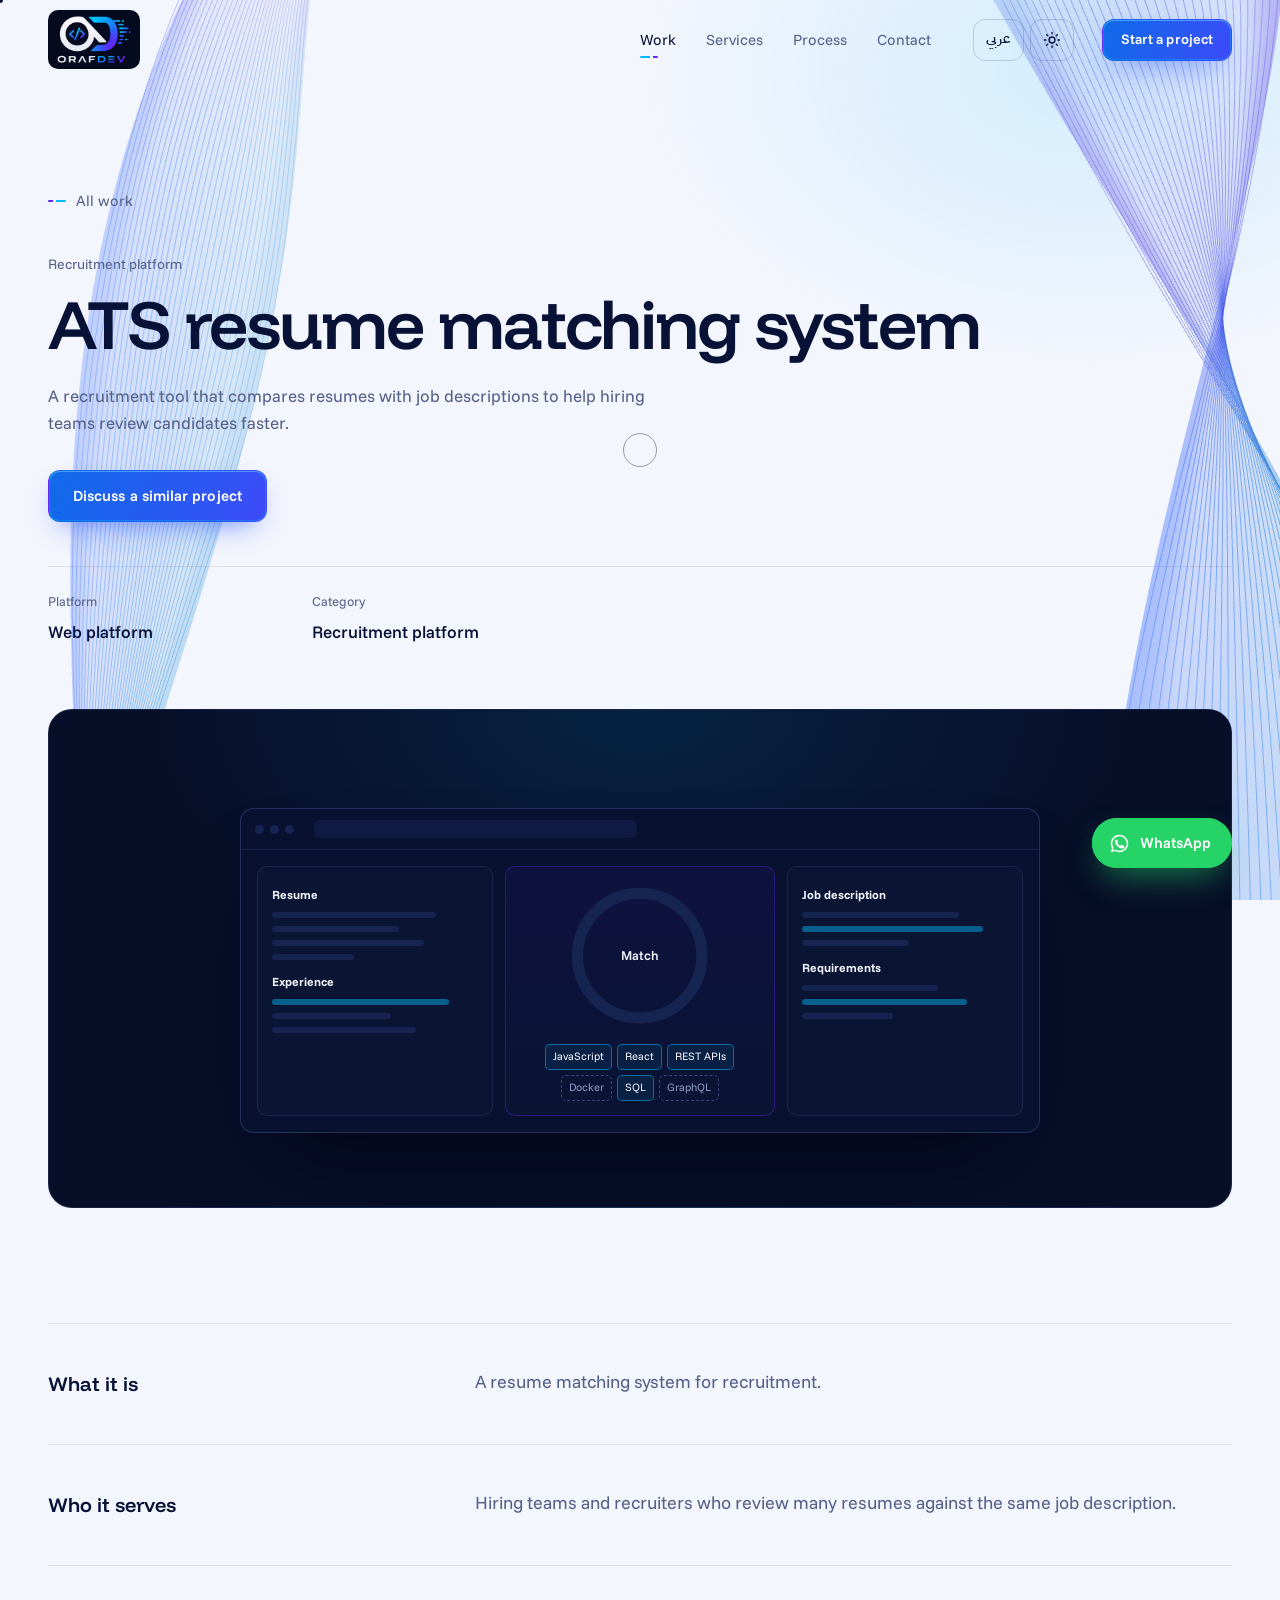
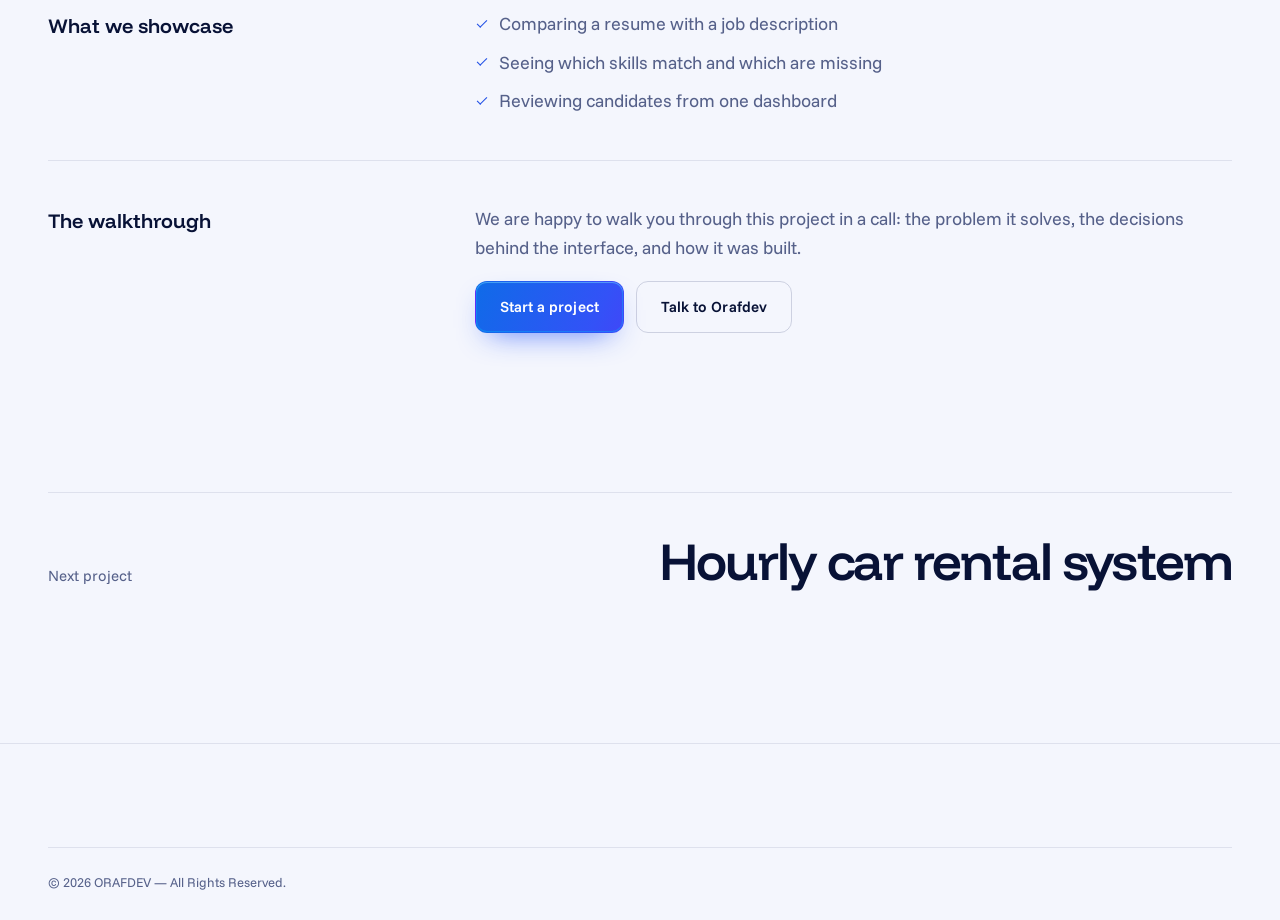
<file: work/ats-matching.html>
<!doctype html>
<html lang="en" data-theme="light">
<head>
  <meta charset="utf-8">
  <meta name="viewport" content="width=device-width, initial-scale=1">
  <title>ATS resume matching system | ORAFDEV</title>
  <meta name="description" content="A recruitment tool that compares resumes with job descriptions to help hiring teams review candidates faster.">
  <meta name="theme-color" content="#F4F6FD">
  <link rel="canonical" href="https://orafdev.tech/work/ats-matching.html">
  <link rel="icon" href="/favicon.ico" sizes="48x48">
  <link rel="icon" type="image/png" sizes="96x96" href="/assets/img/favicon-96.png">
  <link rel="icon" type="image/png" sizes="192x192" href="/assets/img/favicon-192.png">
  <link rel="apple-touch-icon" href="/apple-touch-icon.png">
  <link rel="manifest" href="/site.webmanifest">
  <meta property="og:type" content="article">
  <meta property="og:title" content="ATS resume matching system | ORAFDEV">
  <meta property="og:description" content="A recruitment tool that compares resumes with job descriptions to help hiring teams review candidates faster.">
  <meta property="og:url" content="https://orafdev.tech/work/ats-matching.html">
  <meta property="og:site_name" content="ORAFDEV">
  <meta property="og:image" content="https://orafdev.tech/assets/img/og-image.png">
  <meta name="twitter:card" content="summary_large_image">
  <link rel="preconnect" href="https://fonts.googleapis.com">
  <link rel="preconnect" href="https://fonts.gstatic.com" crossorigin>
  <link href="https://fonts.googleapis.com/css2?family=Funnel+Display:wght@400..800&family=Funnel+Sans:wght@400..700&family=IBM+Plex+Sans+Arabic:wght@400;500;600;700&display=swap" rel="stylesheet">
  <link rel="stylesheet" href="../assets/css/styles.css?v=20261125b">
  <script src="../assets/js/prefs.js?v=20261124a"></script>
  <script src="../assets/js/config.js?v=9"></script>
  <script src="../assets/js/i18n.js?v=20261125b" defer></script>
  <script src="../assets/js/main.js?v=20261125b" defer></script>
  <script src="../assets/js/silk3d.js?v=20261118f" defer></script>
  <!-- Microsoft Clarity (visitor analytics), started after the page has loaded -->
  <script>
    window.addEventListener('load', function () {
      (function(c,l,a,r,i,t,y){
        c[a]=c[a]||function(){(c[a].q=c[a].q||[]).push(arguments)};
        t=l.createElement(r);t.async=1;t.src="https://www.clarity.ms/tag/"+i;
        y=l.getElementsByTagName(r)[0];y.parentNode.insertBefore(t,y);
      })(window, document, "clarity", "script", "zfifu66zi8");
    });
  </script>
</head>
<body data-root="../">
  <a class="skip" href="#main">Skip to content</a>
  <div class="cursor" aria-hidden="true"><span class="cursor-dot"></span><span class="cursor-ring"></span></div>
  <div class="page-veil" aria-hidden="true"><span></span></div>

  <header class="nav" data-nav>
    <div class="nav-inner">
      <a class="logo" href="../index.html" aria-label="Orafdev home"><img src="../assets/img/logo.png" alt="Orafdev" width="824" height="526"></a>
      <nav class="nav-links" aria-label="Main">
        <a href="../index.html#work" class="is-active" aria-current="page">Work</a>
        <a href="../index.html#services">Services</a>
        <a href="../index.html#process">Process</a>

        <a href="../index.html#contact">Contact</a>
      </nav>
      <div class="nav-tools">
        <button class="tool-btn lang-btn" type="button" data-lang-toggle>عربي</button>
        <button class="tool-btn" type="button" data-theme-toggle aria-label="Switch to dark mode">
          <svg class="i-moon" viewBox="0 0 24 24" aria-hidden="true"><path d="M20 14.5A8 8 0 0 1 9.5 4a8 8 0 1 0 10.5 10.5Z"/></svg>
          <svg class="i-sun" viewBox="0 0 24 24" aria-hidden="true"><circle cx="12" cy="12" r="4"/><path d="M12 2v2M12 20v2M4.9 4.9l1.4 1.4M17.7 17.7l1.4 1.4M2 12h2M20 12h2M4.9 19.1l1.4-1.4M17.7 6.3l1.4-1.4"/></svg>
        </button>
      </div>
      <a class="btn btn-primary btn-sm nav-cta" href="../index.html#contact" data-magnetic>Start a project</a>
      <button class="menu-toggle" type="button" aria-expanded="false" aria-controls="mobile-menu" aria-label="Open menu"><span></span><span></span></button>
    </div>
  </header>
  <div class="mobile-menu" id="mobile-menu" hidden>
    <nav aria-label="Mobile">
      <a href="../index.html#work">Work</a><a href="../index.html#services">Services</a><a href="../index.html#process">Process</a><a href="../index.html#contact">Contact</a>
    </nav>
    <a class="btn btn-primary btn-block" href="../index.html#contact">Start a project</a>
  </div>

  <main id="main" data-project="ats-matching">
    <section class="case-hero" style="--tint: 0, 187, 255">
      <div class="wrap">
        <a class="back" href="../index.html#work">All work</a>
        <p class="project-cat reveal-hero">Recruitment platform</p>
        <h1 class="h-xxl reveal-hero">ATS resume matching system</h1>
        <p class="lead reveal-hero">A recruitment tool that compares resumes with job descriptions to help hiring teams review candidates faster.</p>
        <div class="case-actions reveal-hero">
          <a class="live-btn" data-live="ats-matching"><span class="live-label">Visit live site</span><span class="live-arrow" aria-hidden="true">→</span></a>
          <a class="btn btn-ghost" data-source="ats-matching" hidden>Source code</a>
          <a class="btn btn-primary" href="../index.html#contact" data-magnetic>Discuss a similar project</a>
        </div>
        <dl class="case-meta reveal-hero">
          <div><dt>Platform</dt><dd>Web platform</dd></div>
          <div><dt>Category</dt><dd>Recruitment platform</dd></div>
          <div><dt>Technology</dt><dd data-tech>To be published</dd></div>
        </dl>
      </div>
    </section>

    <div class="wrap">
      <figure class="case-visual is-mock reveal">
        <div class="mock-ats" role="img" aria-label="Resume matching dashboard">
        <div class="mk-browser">
        <div class="mk-bar"><i></i><i></i><i></i><span class="mk-url"></span></div>
        <div class="ats-ui">
        <div class="ats-doc">
        <b>Resume</b>
        <i style="--w:80%"></i><i style="--w:62%"></i><i style="--w:74%"></i><i style="--w:40%"></i>
        <b>Experience</b>
        <i style="--w:86%"></i><i style="--w:58%"></i><i style="--w:70%"></i>
        </div>
        <div class="ats-match">
        <div class="ats-ring"><svg viewBox="0 0 120 120" aria-hidden="true"><circle cx="60" cy="60" r="50"/><circle class="arc" cx="60" cy="60" r="50"/></svg><span>Match</span></div>
        <div class="ats-skills">
        <span class="is-hit">JavaScript</span><span class="is-hit">React</span><span class="is-hit">REST APIs</span><span>Docker</span><span class="is-hit">SQL</span><span>GraphQL</span>
        </div>
        </div>
        <div class="ats-doc ats-job">
        <b>Job description</b>
        <i style="--w:76%"></i><i style="--w:88%"></i><i style="--w:52%"></i>
        <b>Requirements</b>
        <i style="--w:66%"></i><i style="--w:80%"></i><i style="--w:44%"></i>
        </div>
        </div>
        </div>
        </div>
      </figure>
    </div>

    <div class="case-body silk-host">
      <div class="silk silk--1 silk--top" aria-hidden="true"></div>
      <div class="wrap">
        <section class="case-section reveal">
          <h2>What it is</h2>
          <div class="content">
            <p>A resume matching system for recruitment.</p>
          </div>
        </section>
        <section class="case-section reveal">
          <h2>Who it serves</h2>
          <div class="content">
            <p>Hiring teams and recruiters who review many resumes against the same job description.</p>
          </div>
        </section>
        <section class="case-section reveal">
          <h2>What we showcase</h2>
          <div class="content">
            <ul class="case-points"><li>Comparing a resume with a job description</li><li>Seeing which skills match and which are missing</li><li>Reviewing candidates from one dashboard</li></ul>
          </div>
        </section>

        <!--
          TODO(founders): extend this case study with real information only:
          the challenge, the approach, key features, technology (also set "tech" in assets/js/config.js),
          and the live URL ("live" in config.js). Add matching Arabic lines to assets/js/i18n.js.
        -->

        <section class="case-section reveal">
          <h2>The walkthrough</h2>
          <div class="content">
            <p>We are happy to walk you through this project in a call: the problem it solves, the decisions behind the interface, and how it was built.</p>
            <div class="hero-actions">
              <a class="btn btn-primary" href="../index.html#contact" data-magnetic>Start a project</a>
              <a class="btn btn-ghost" href="../index.html#contact" data-wa-link data-magnetic>Talk to Orafdev</a>
            </div>
          </div>
        </section>
      </div>
    </div>

    <section class="case-next">
      <div class="wrap">
        <a href="car-rental.html"><span>Next project</span><strong>Hourly car rental system</strong></a>
      </div>
    </section>
  </main>

  <footer class="footer">
    <div class="wrap"><div class="footer-bottom"><p>© <span data-year></span> ORAFDEV — All Rights Reserved.</p></div></div>
  </footer>

  <a class="wa-float" href="../index.html#contact" data-wa-link aria-label="Message Orafdev on WhatsApp">
    <svg viewBox="0 0 24 24" aria-hidden="true"><path d="M12 2a10 10 0 0 0-8.6 15.1L2 22l5-1.3A10 10 0 1 0 12 2Zm0 18.2a8.2 8.2 0 0 1-4.2-1.2l-.3-.2-3 .8.8-2.9-.2-.3A8.2 8.2 0 1 1 12 20.2Zm4.5-6.1c-.2-.1-1.5-.7-1.7-.8-.2-.1-.4-.1-.6.1l-.8 1c-.1.2-.3.2-.5.1a6.7 6.7 0 0 1-3.3-2.9c-.2-.4.2-.4.7-1.3.1-.2 0-.3 0-.4l-.8-1.8c-.2-.5-.4-.4-.6-.4h-.5a1 1 0 0 0-.7.3 3 3 0 0 0-.9 2.2 5.2 5.2 0 0 0 1.1 2.8 11.9 11.9 0 0 0 4.6 4c1.7.7 2.3.8 3.2.6a2.7 2.7 0 0 0 1.8-1.2 2.2 2.2 0 0 0 .1-1.3c0-.1-.2-.2-.4-.3Z"/></svg>
    <span>WhatsApp</span>
  </a>
</body>
</html>
</file>
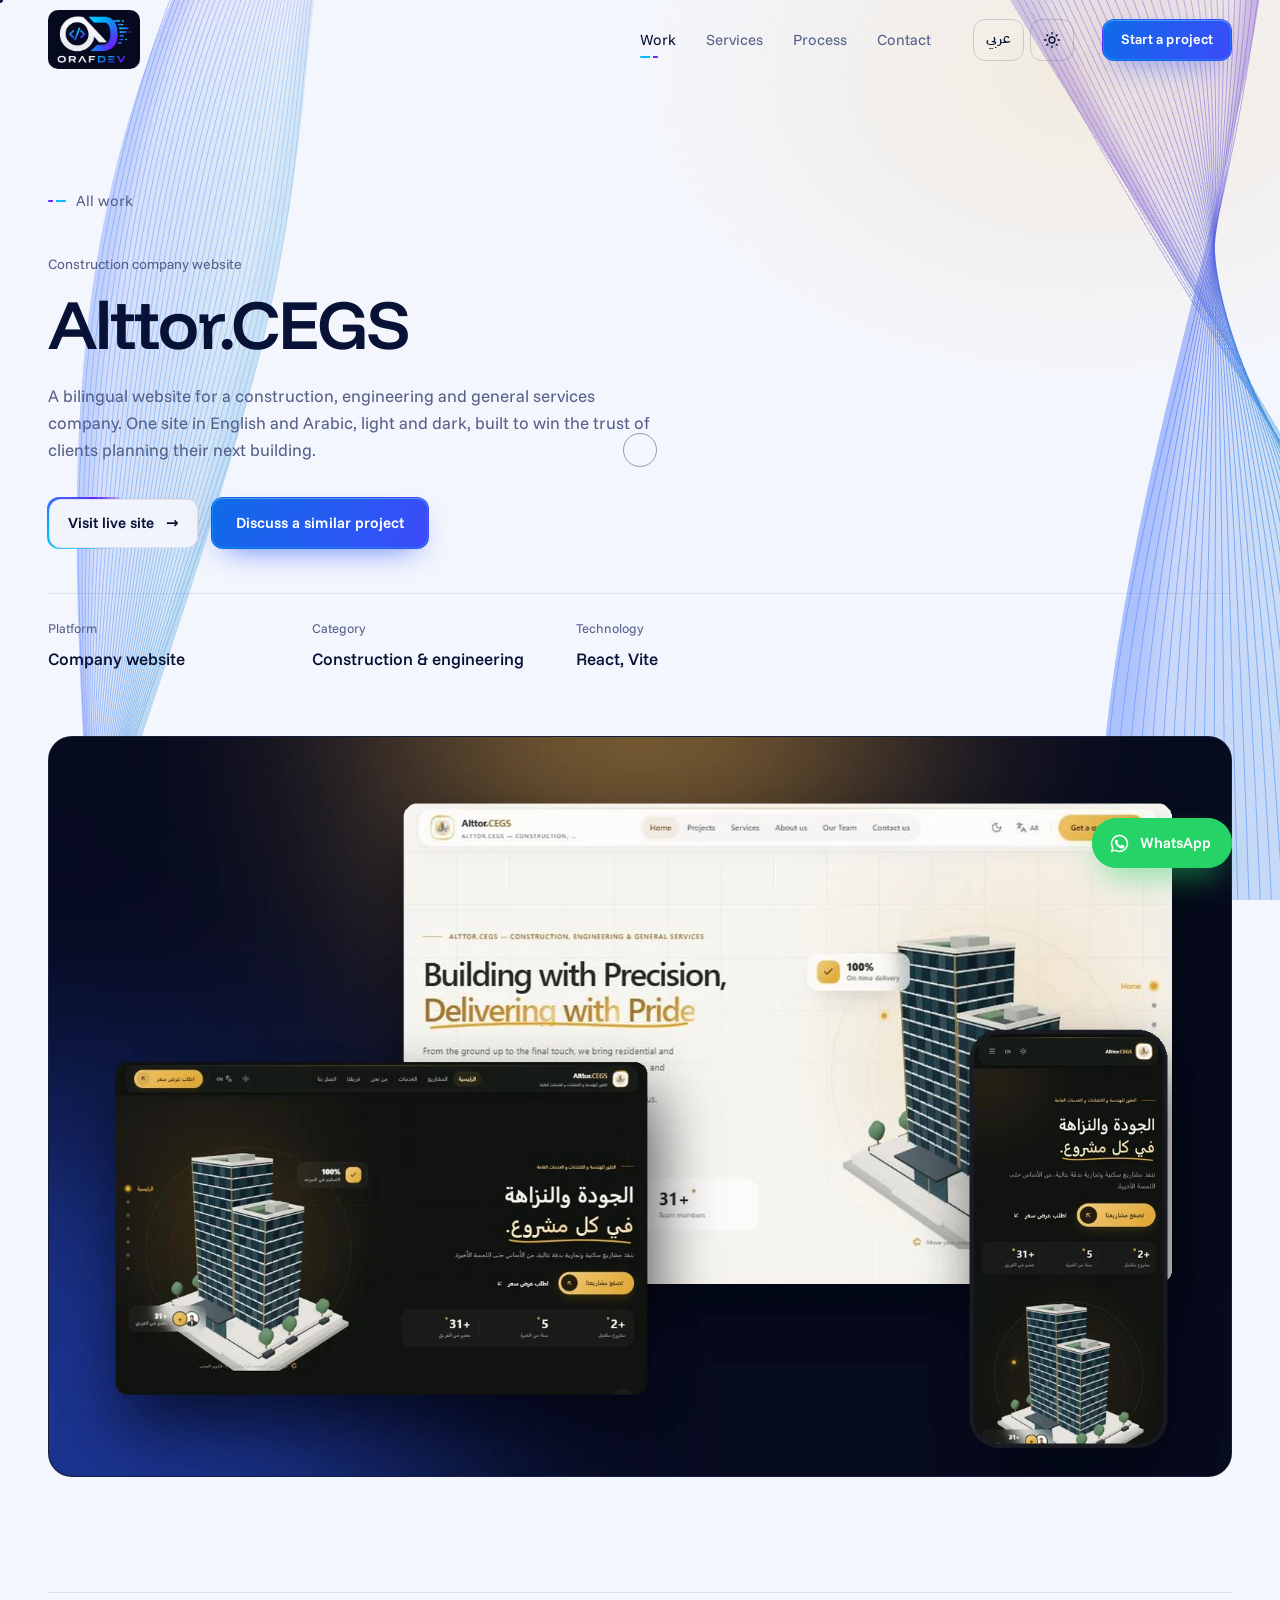
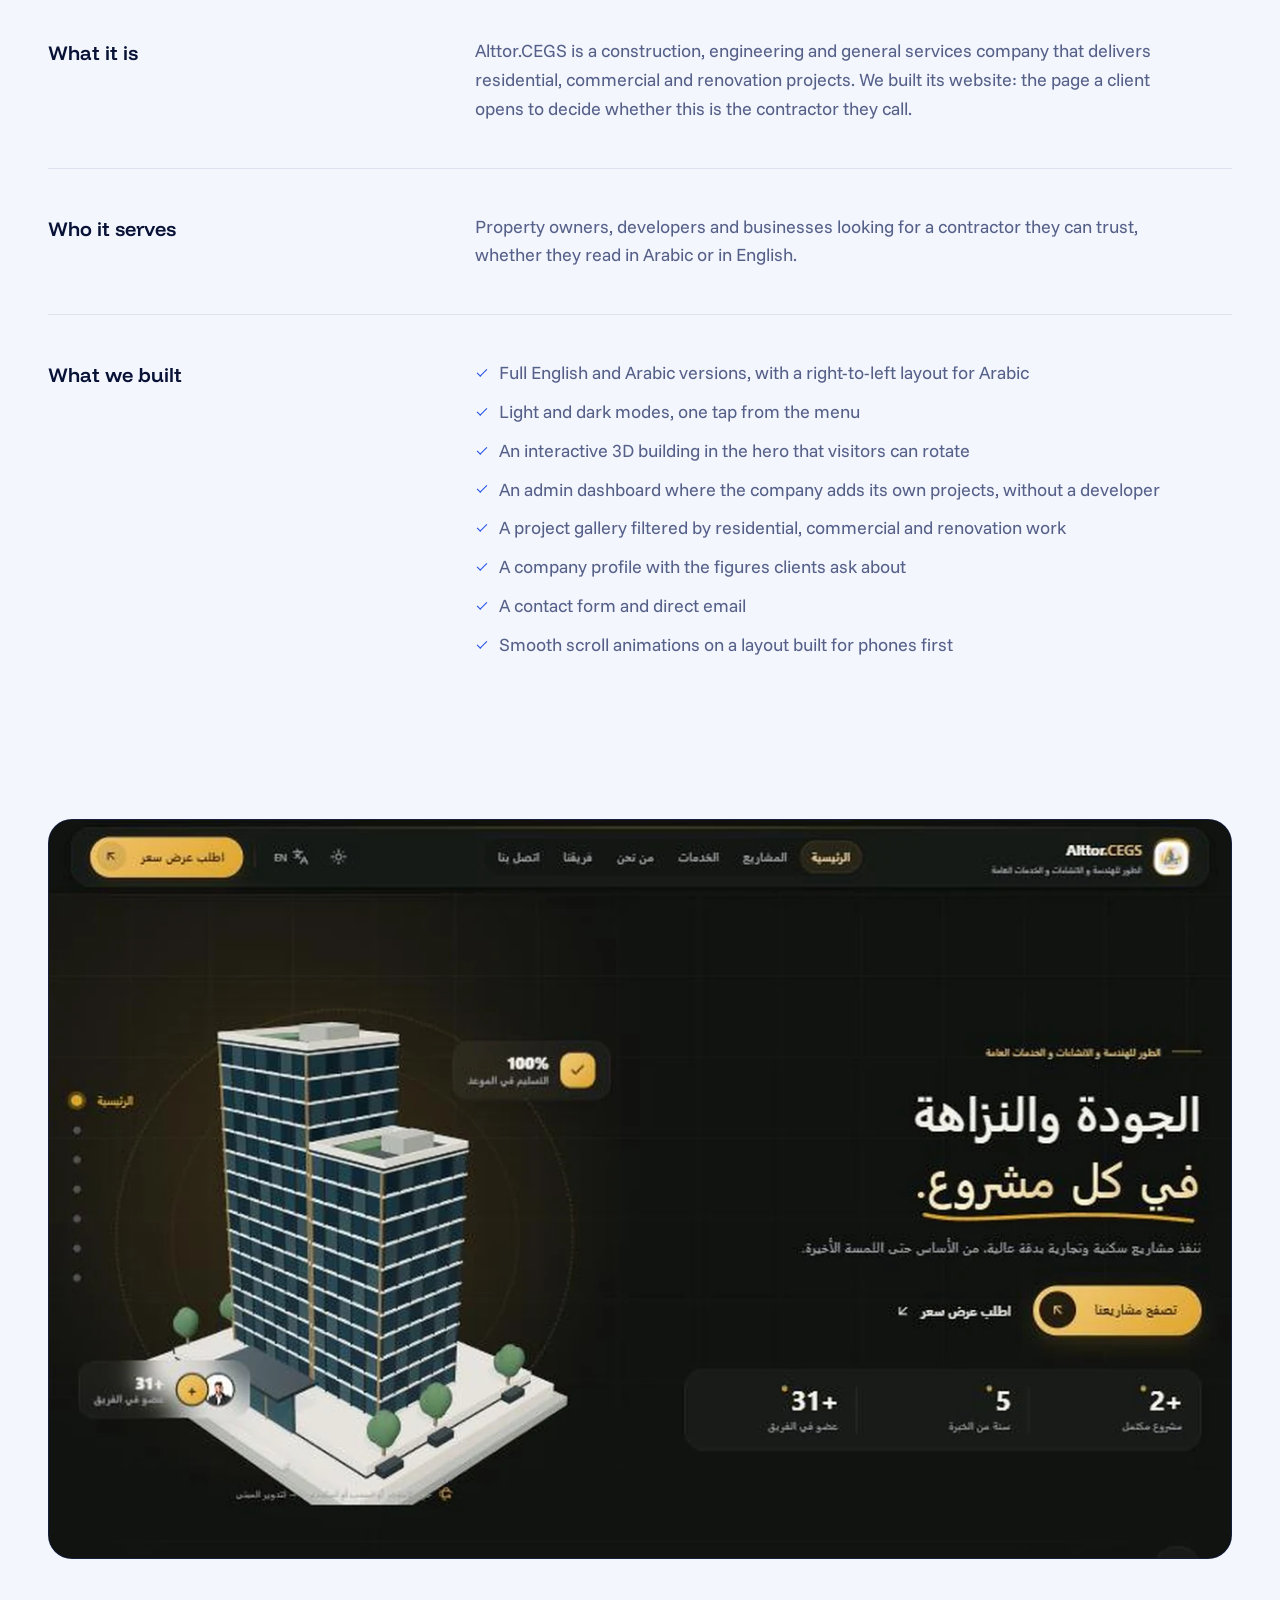
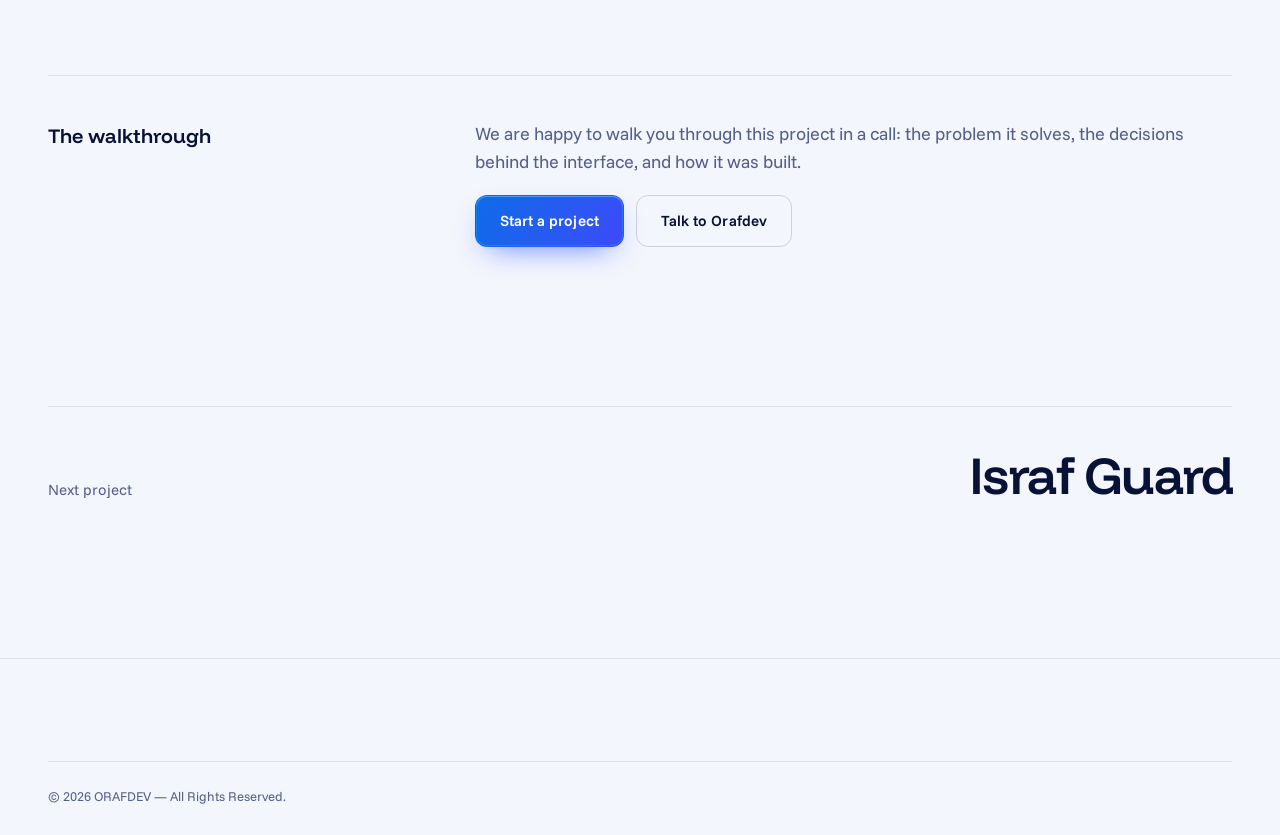
<file: work/attoor.html>
<!doctype html>
<html lang="en" data-theme="light">
<head>
  <meta charset="utf-8">
  <meta name="viewport" content="width=device-width, initial-scale=1">
  <title>Alttor.CEGS | ORAFDEV</title>
  <meta name="description" content="A bilingual website for Alttor.CEGS, a construction, engineering and general services company, in English and Arabic with light and dark modes.">
  <meta name="theme-color" content="#F4F6FD">
  <link rel="canonical" href="https://orafdev.tech/work/attoor.html">
  <link rel="icon" href="/favicon.ico" sizes="48x48">
  <link rel="icon" type="image/png" sizes="96x96" href="/assets/img/favicon-96.png">
  <link rel="icon" type="image/png" sizes="192x192" href="/assets/img/favicon-192.png">
  <link rel="apple-touch-icon" href="/apple-touch-icon.png">
  <link rel="manifest" href="/site.webmanifest">
  <meta property="og:type" content="article">
  <meta property="og:title" content="Alttor.CEGS | ORAFDEV">
  <meta property="og:description" content="A bilingual website for Alttor.CEGS, a construction, engineering and general services company, in English and Arabic with light and dark modes.">
  <meta property="og:url" content="https://orafdev.tech/work/attoor.html">
  <meta property="og:site_name" content="ORAFDEV">
  <meta property="og:image" content="https://orafdev.tech/assets/img/attoor-1600.webp">
  <meta name="twitter:card" content="summary_large_image">
  <link rel="preconnect" href="https://fonts.googleapis.com">
  <link rel="preconnect" href="https://fonts.gstatic.com" crossorigin>
  <link href="https://fonts.googleapis.com/css2?family=Funnel+Display:wght@400..800&family=Funnel+Sans:wght@400..700&family=IBM+Plex+Sans+Arabic:wght@400;500;600;700&display=swap" rel="stylesheet">
  <link rel="stylesheet" href="../assets/css/styles.css?v=20261125b">
  <script src="../assets/js/prefs.js?v=20261124a"></script>
  <script src="../assets/js/config.js?v=9"></script>
  <script src="../assets/js/i18n.js?v=20261125b" defer></script>
  <script src="../assets/js/main.js?v=20261125b" defer></script>
  <script src="../assets/js/silk3d.js?v=20261118f" defer></script>
  <!-- Microsoft Clarity (visitor analytics), started after the page has loaded -->
  <script>
    window.addEventListener('load', function () {
      (function(c,l,a,r,i,t,y){
        c[a]=c[a]||function(){(c[a].q=c[a].q||[]).push(arguments)};
        t=l.createElement(r);t.async=1;t.src="https://www.clarity.ms/tag/"+i;
        y=l.getElementsByTagName(r)[0];y.parentNode.insertBefore(t,y);
      })(window, document, "clarity", "script", "zfifu66zi8");
    });
  </script>
</head>
<body data-root="../">
  <a class="skip" href="#main">Skip to content</a>
  <div class="cursor" aria-hidden="true"><span class="cursor-dot"></span><span class="cursor-ring"></span></div>
  <div class="page-veil" aria-hidden="true"><span></span></div>

  <header class="nav" data-nav>
    <div class="nav-inner">
      <a class="logo" href="../index.html" aria-label="Orafdev home"><img src="../assets/img/logo.png" alt="Orafdev" width="824" height="526"></a>
      <nav class="nav-links" aria-label="Main">
        <a href="../index.html#work" class="is-active" aria-current="page">Work</a>
        <a href="../index.html#services">Services</a>
        <a href="../index.html#process">Process</a>

        <a href="../index.html#contact">Contact</a>
      </nav>
      <div class="nav-tools">
        <button class="tool-btn lang-btn" type="button" data-lang-toggle>عربي</button>
        <button class="tool-btn" type="button" data-theme-toggle aria-label="Switch to dark mode">
          <svg class="i-moon" viewBox="0 0 24 24" aria-hidden="true"><path d="M20 14.5A8 8 0 0 1 9.5 4a8 8 0 1 0 10.5 10.5Z"/></svg>
          <svg class="i-sun" viewBox="0 0 24 24" aria-hidden="true"><circle cx="12" cy="12" r="4"/><path d="M12 2v2M12 20v2M4.9 4.9l1.4 1.4M17.7 17.7l1.4 1.4M2 12h2M20 12h2M4.9 19.1l1.4-1.4M17.7 6.3l1.4-1.4"/></svg>
        </button>
      </div>
      <a class="btn btn-primary btn-sm nav-cta" href="../index.html#contact" data-magnetic>Start a project</a>
      <button class="menu-toggle" type="button" aria-expanded="false" aria-controls="mobile-menu" aria-label="Open menu"><span></span><span></span></button>
    </div>
  </header>
  <div class="mobile-menu" id="mobile-menu" hidden>
    <nav aria-label="Mobile">
      <a href="../index.html#work">Work</a><a href="../index.html#services">Services</a><a href="../index.html#process">Process</a><a href="../index.html#contact">Contact</a>
    </nav>
    <a class="btn btn-primary btn-block" href="../index.html#contact">Start a project</a>
  </div>

  <main id="main" data-project="attoor">
    <section class="case-hero" style="--tint: 232, 170, 40">
      <div class="wrap">
        <a class="back" href="../index.html#work">All work</a>
        <p class="project-cat reveal-hero">Construction company website</p>
        <h1 class="h-xxl reveal-hero">Alttor.CEGS</h1>
        <p class="lead reveal-hero">A bilingual website for a construction, engineering and general services company. One site in English and Arabic, light and dark, built to win the trust of clients planning their next building.</p>
        <div class="case-actions reveal-hero">
          <a class="live-btn" data-live="attoor"><span class="live-label">Visit live site</span><span class="live-arrow" aria-hidden="true">→</span></a>
          <a class="btn btn-ghost" data-source="attoor" hidden>Source code</a>
          <a class="btn btn-primary" href="../index.html#contact" data-magnetic>Discuss a similar project</a>
        </div>
        <dl class="case-meta reveal-hero">
          <div><dt>Platform</dt><dd>Company website</dd></div>
          <div><dt>Category</dt><dd>Construction &amp; engineering</dd></div>
          <div><dt>Technology</dt><dd data-tech>To be published</dd></div>
        </dl>
      </div>
    </section>

    <div class="wrap">
      <figure class="case-visual reveal">
        <picture>
          <source srcset="../assets/img/attoor-900.webp 900w, ../assets/img/attoor-1600.webp 1600w" sizes="(max-width: 1300px) 94vw, 1280px" type="image/webp">
          <img src="../assets/img/attoor-1600.webp" alt="Alttor.CEGS website in English and Arabic, light and dark, on desktop and phone" width="1600" height="1000" decoding="async">
        </picture>
      </figure>
    </div>

    <div class="case-body silk-host">
      <div class="silk silk--1 silk--top" aria-hidden="true"></div>
      <div class="wrap">
        <section class="case-section reveal">
          <h2>What it is</h2>
          <div class="content">
            <p>Alttor.CEGS is a construction, engineering and general services company that delivers residential, commercial and renovation projects. We built its website: the page a client opens to decide whether this is the contractor they call.</p>
          </div>
        </section>
        <section class="case-section reveal">
          <h2>Who it serves</h2>
          <div class="content">
            <p>Property owners, developers and businesses looking for a contractor they can trust, whether they read in Arabic or in English.</p>
          </div>
        </section>
        <section class="case-section reveal">
          <h2>What we built</h2>
          <div class="content">
            <ul class="case-points"><li>Full English and Arabic versions, with a right-to-left layout for Arabic</li><li>Light and dark modes, one tap from the menu</li><li>An interactive 3D building in the hero that visitors can rotate</li><li>An admin dashboard where the company adds its own projects, without a developer</li><li>A project gallery filtered by residential, commercial and renovation work</li><li>A company profile with the figures clients ask about</li><li>A contact form and direct email</li><li>Smooth scroll animations on a layout built for phones first</li></ul>
          </div>
        </section>
      </div>
    </div>

    <div class="wrap">
      <figure class="case-visual reveal">
        <img src="../assets/img/attoor-dark-ar.webp" alt="Alttor.CEGS website in Arabic, dark mode" width="1280" height="800" loading="lazy" decoding="async">
      </figure>
    </div>

    <div class="case-body">
      <div class="wrap">
        <section class="case-section reveal">
          <h2>The walkthrough</h2>
          <div class="content">
            <p>We are happy to walk you through this project in a call: the problem it solves, the decisions behind the interface, and how it was built.</p>
            <div class="hero-actions">
              <a class="btn btn-primary" href="../index.html#contact" data-magnetic>Start a project</a>
              <a class="btn btn-ghost" href="../index.html#contact" data-wa-link data-magnetic>Talk to Orafdev</a>
            </div>
          </div>
        </section>
      </div>
    </div>

    <section class="case-next">
      <div class="wrap">
        <a href="israf-guard.html"><span>Next project</span><strong>Israf Guard</strong></a>
      </div>
    </section>
  </main>

  <footer class="footer">
    <div class="wrap"><div class="footer-bottom"><p>© <span data-year></span> ORAFDEV — All Rights Reserved.</p></div></div>
  </footer>

  <a class="wa-float" href="../index.html#contact" data-wa-link aria-label="Message Orafdev on WhatsApp">
    <svg viewBox="0 0 24 24" aria-hidden="true"><path d="M12 2a10 10 0 0 0-8.6 15.1L2 22l5-1.3A10 10 0 1 0 12 2Zm0 18.2a8.2 8.2 0 0 1-4.2-1.2l-.3-.2-3 .8.8-2.9-.2-.3A8.2 8.2 0 1 1 12 20.2Zm4.5-6.1c-.2-.1-1.5-.7-1.7-.8-.2-.1-.4-.1-.6.1l-.8 1c-.1.2-.3.2-.5.1a6.7 6.7 0 0 1-3.3-2.9c-.2-.4.2-.4.7-1.3.1-.2 0-.3 0-.4l-.8-1.8c-.2-.5-.4-.4-.6-.4h-.5a1 1 0 0 0-.7.3 3 3 0 0 0-.9 2.2 5.2 5.2 0 0 0 1.1 2.8 11.9 11.9 0 0 0 4.6 4c1.7.7 2.3.8 3.2.6a2.7 2.7 0 0 0 1.8-1.2 2.2 2.2 0 0 0 .1-1.3c0-.1-.2-.2-.4-.3Z"/></svg>
    <span>WhatsApp</span>
  </a>
</body>
</html>
</file>
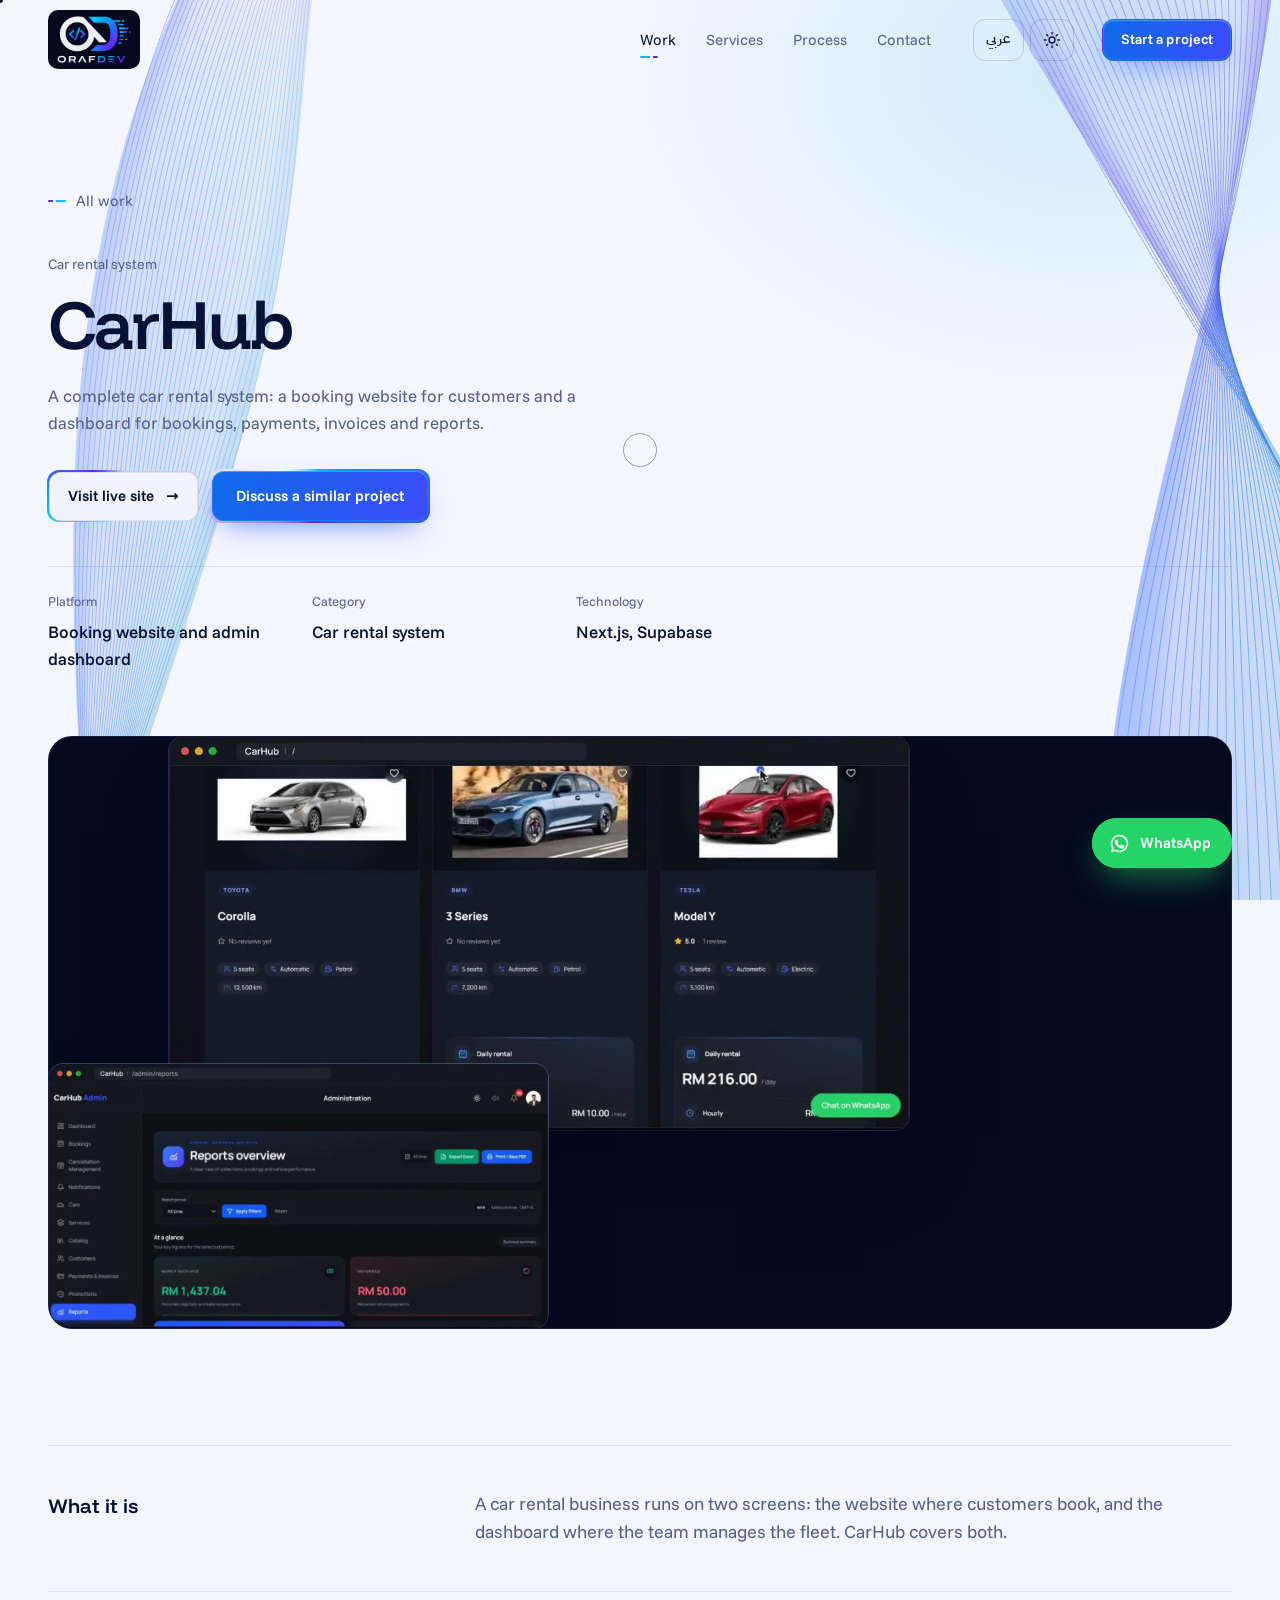
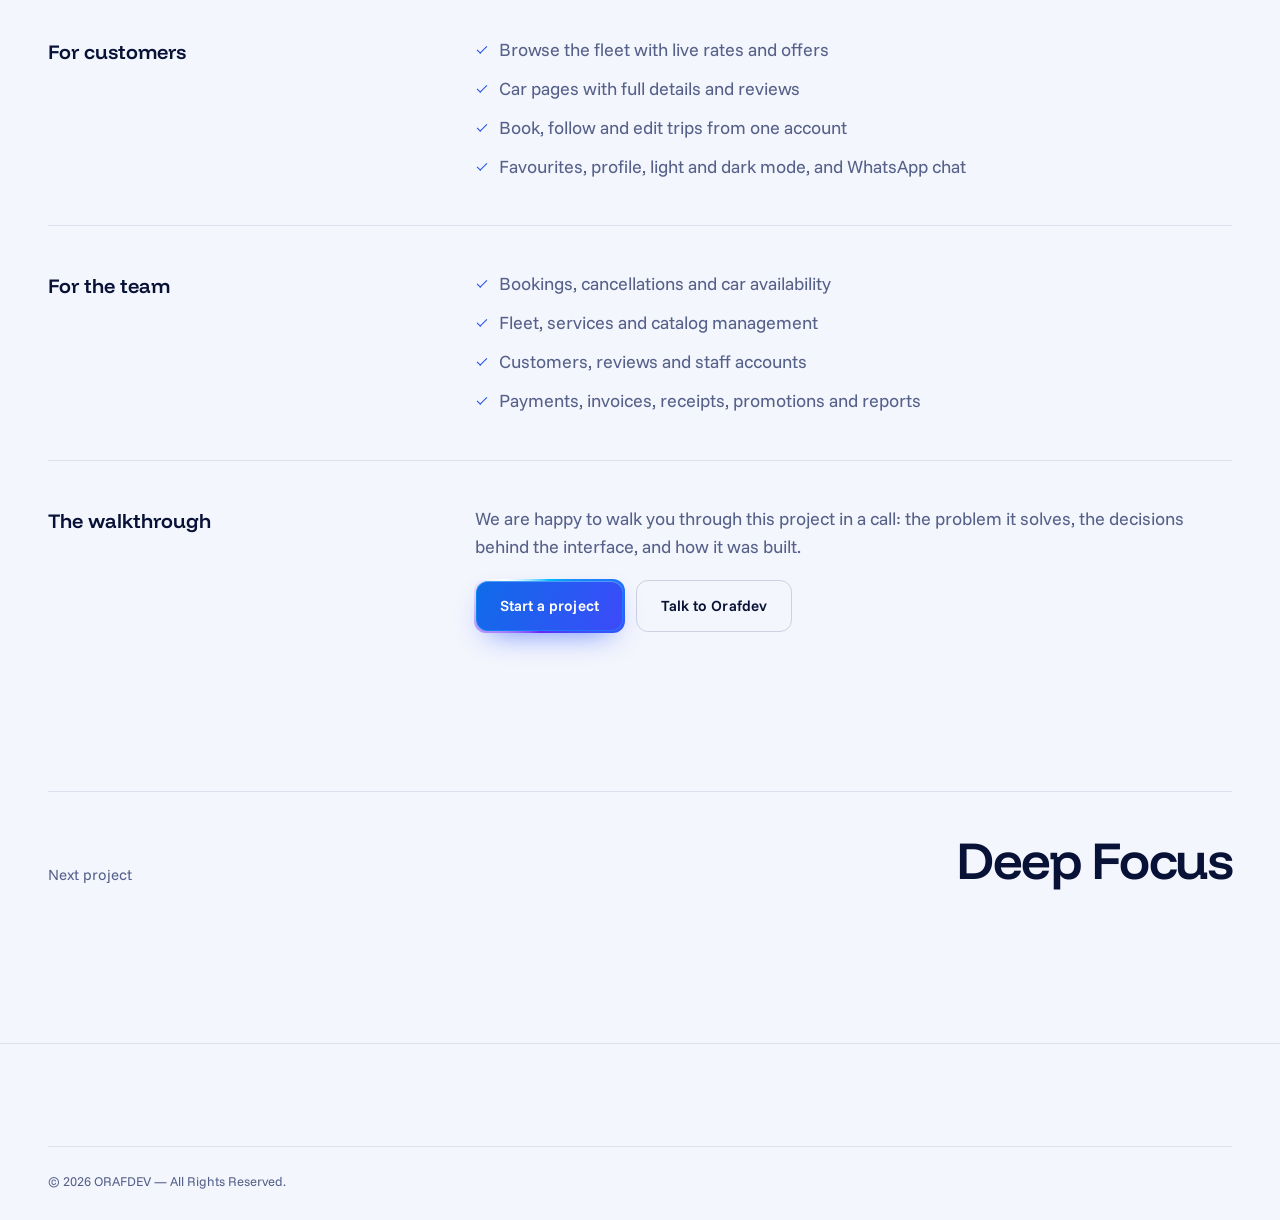
<file: work/car-rental.html>
<!doctype html>
<html lang="en" data-theme="light">
<head>
  <meta charset="utf-8">
  <meta name="viewport" content="width=device-width, initial-scale=1">
  <title>CarHub — car rental system | ORAFDEV</title>
  <meta name="description" content="A complete car rental system: a booking website for customers and a dashboard for bookings, payments, invoices and reports.">
  <meta name="theme-color" content="#F4F6FD">
  <link rel="canonical" href="https://orafdev.tech/work/car-rental.html">
  <link rel="icon" href="/favicon.ico" sizes="48x48">
  <link rel="icon" type="image/png" sizes="96x96" href="/assets/img/favicon-96.png">
  <link rel="icon" type="image/png" sizes="192x192" href="/assets/img/favicon-192.png">
  <link rel="apple-touch-icon" href="/apple-touch-icon.png">
  <link rel="manifest" href="/site.webmanifest">
  <meta property="og:type" content="article">
  <meta property="og:title" content="CarHub — car rental system | ORAFDEV">
  <meta property="og:description" content="A complete car rental system: a booking website for customers and a dashboard for bookings, payments, invoices and reports.">
  <meta property="og:url" content="https://orafdev.tech/work/car-rental.html">
  <meta property="og:site_name" content="ORAFDEV">
  <meta property="og:image" content="https://orafdev.tech/assets/img/carhub-site.webp">
  <meta name="twitter:card" content="summary_large_image">
  <link rel="preconnect" href="https://fonts.googleapis.com">
  <link rel="preconnect" href="https://fonts.gstatic.com" crossorigin>
  <link href="https://fonts.googleapis.com/css2?family=Funnel+Display:wght@400..800&family=Funnel+Sans:wght@400..700&family=IBM+Plex+Sans+Arabic:wght@400;500;600;700&display=swap" rel="stylesheet">
  <link rel="stylesheet" href="../assets/css/styles.css?v=20261125b">
  <script src="../assets/js/prefs.js?v=20261124a"></script>
  <script src="../assets/js/config.js?v=9"></script>
  <script src="../assets/js/i18n.js?v=20261125b" defer></script>
  <script src="../assets/js/main.js?v=20261125b" defer></script>
  <script src="../assets/js/silk3d.js?v=20261118f" defer></script>
  <!-- Microsoft Clarity (visitor analytics), started after the page has loaded -->
  <script>
    window.addEventListener('load', function () {
      (function(c,l,a,r,i,t,y){
        c[a]=c[a]||function(){(c[a].q=c[a].q||[]).push(arguments)};
        t=l.createElement(r);t.async=1;t.src="https://www.clarity.ms/tag/"+i;
        y=l.getElementsByTagName(r)[0];y.parentNode.insertBefore(t,y);
      })(window, document, "clarity", "script", "zfifu66zi8");
    });
  </script>
</head>
<body data-root="../">
  <a class="skip" href="#main">Skip to content</a>
  <div class="cursor" aria-hidden="true"><span class="cursor-dot"></span><span class="cursor-ring"></span></div>
  <div class="page-veil" aria-hidden="true"><span></span></div>

  <header class="nav" data-nav>
    <div class="nav-inner">
      <a class="logo" href="../index.html" aria-label="Orafdev home"><img src="../assets/img/logo.png" alt="Orafdev" width="824" height="526"></a>
      <nav class="nav-links" aria-label="Main">
        <a href="../index.html#work" class="is-active" aria-current="page">Work</a>
        <a href="../index.html#services">Services</a>
        <a href="../index.html#process">Process</a>

        <a href="../index.html#contact">Contact</a>
      </nav>
      <div class="nav-tools">
        <button class="tool-btn lang-btn" type="button" data-lang-toggle>عربي</button>
        <button class="tool-btn" type="button" data-theme-toggle aria-label="Switch to dark mode">
          <svg class="i-moon" viewBox="0 0 24 24" aria-hidden="true"><path d="M20 14.5A8 8 0 0 1 9.5 4a8 8 0 1 0 10.5 10.5Z"/></svg>
          <svg class="i-sun" viewBox="0 0 24 24" aria-hidden="true"><circle cx="12" cy="12" r="4"/><path d="M12 2v2M12 20v2M4.9 4.9l1.4 1.4M17.7 17.7l1.4 1.4M2 12h2M20 12h2M4.9 19.1l1.4-1.4M17.7 6.3l1.4-1.4"/></svg>
        </button>
      </div>
      <a class="btn btn-primary btn-sm nav-cta" href="../index.html#contact" data-magnetic>Start a project</a>
      <button class="menu-toggle" type="button" aria-expanded="false" aria-controls="mobile-menu" aria-label="Open menu"><span></span><span></span></button>
    </div>
  </header>
  <div class="mobile-menu" id="mobile-menu" hidden>
    <nav aria-label="Mobile">
      <a href="../index.html#work">Work</a><a href="../index.html#services">Services</a><a href="../index.html#process">Process</a><a href="../index.html#contact">Contact</a>
    </nav>
    <a class="btn btn-primary btn-block" href="../index.html#contact">Start a project</a>
  </div>

  <main id="main" data-project="car-rental">
    <section class="case-hero" style="--tint: 0, 187, 255">
      <div class="wrap">
        <a class="back" href="../index.html#work">All work</a>
        <p class="project-cat reveal-hero">Car rental system</p>
        <h1 class="h-xxl reveal-hero">CarHub</h1>
        <p class="lead reveal-hero">A complete car rental system: a booking website for customers and a dashboard for bookings, payments, invoices and reports.</p>
        <div class="case-actions reveal-hero">
          <a class="live-btn" data-live="car-rental"><span class="live-label">Visit live site</span><span class="live-arrow" aria-hidden="true">→</span></a>
          <a class="btn btn-ghost" data-source="car-rental" hidden>Source code</a>
          <a class="btn btn-primary btn-glow" href="../index.html#contact" data-magnetic>Discuss a similar project</a>
        </div>
        <dl class="case-meta reveal-hero">
          <div><dt>Platform</dt><dd>Booking website and admin dashboard</dd></div>
          <div><dt>Category</dt><dd>Car rental system</dd></div>
          <div><dt>Technology</dt><dd data-tech></dd></div>
        </dl>
      </div>
    </section>

    <div class="wrap">
      <figure class="case-visual reveal">
        <div class="duo-shots">
          <figure class="shot duo-main"><img src="../assets/img/carhub-site.webp" alt="CarHub booking website listing cars with daily and hourly rates" width="1180" height="626" decoding="async"></figure>
          <figure class="shot duo-back"><img src="../assets/img/carhub-admin.webp" alt="CarHub admin dashboard showing the reports overview" width="1180" height="626" loading="lazy" decoding="async"></figure>
        </div>
      </figure>
    </div>

    <div class="case-body silk-host">
      <div class="silk silk--1 silk--top" aria-hidden="true"></div>
      <div class="wrap">
        <section class="case-section reveal">
          <h2>What it is</h2>
          <div class="content">
            <p>A car rental business runs on two screens: the website where customers book, and the dashboard where the team manages the fleet. CarHub covers both.</p>
          </div>
        </section>
        <section class="case-section reveal">
          <h2>For customers</h2>
          <div class="content">
            <ul class="case-points"><li>Browse the fleet with live rates and offers</li><li>Car pages with full details and reviews</li><li>Book, follow and edit trips from one account</li><li>Favourites, profile, light and dark mode, and WhatsApp chat</li></ul>
          </div>
        </section>
        <section class="case-section reveal">
          <h2>For the team</h2>
          <div class="content">
            <ul class="case-points"><li>Bookings, cancellations and car availability</li><li>Fleet, services and catalog management</li><li>Customers, reviews and staff accounts</li><li>Payments, invoices, receipts, promotions and reports</li></ul>
          </div>
        </section>
        <section class="case-section reveal">
          <h2>The walkthrough</h2>
          <div class="content">
            <p>We are happy to walk you through this project in a call: the problem it solves, the decisions behind the interface, and how it was built.</p>
            <div class="hero-actions">
              <a class="btn btn-primary btn-glow" href="../index.html#contact" data-magnetic>Start a project</a>
              <a class="btn btn-ghost" href="../index.html#contact" data-wa-link data-magnetic>Talk to Orafdev</a>
            </div>
          </div>
        </section>
      </div>
    </div>

    <section class="case-next">
      <div class="wrap">
        <a href="deep-focus.html"><span>Next project</span><strong>Deep Focus</strong></a>
      </div>
    </section>
  </main>

  <footer class="footer">
    <div class="wrap"><div class="footer-bottom"><p>© <span data-year></span> ORAFDEV — All Rights Reserved.</p></div></div>
  </footer>

  <a class="wa-float" href="../index.html#contact" data-wa-link aria-label="Message Orafdev on WhatsApp">
    <svg viewBox="0 0 24 24" aria-hidden="true"><path d="M12 2a10 10 0 0 0-8.6 15.1L2 22l5-1.3A10 10 0 1 0 12 2Zm0 18.2a8.2 8.2 0 0 1-4.2-1.2l-.3-.2-3 .8.8-2.9-.2-.3A8.2 8.2 0 1 1 12 20.2Zm4.5-6.1c-.2-.1-1.5-.7-1.7-.8-.2-.1-.4-.1-.6.1l-.8 1c-.1.2-.3.2-.5.1a6.7 6.7 0 0 1-3.3-2.9c-.2-.4.2-.4.7-1.3.1-.2 0-.3 0-.4l-.8-1.8c-.2-.5-.4-.4-.6-.4h-.5a1 1 0 0 0-.7.3 3 3 0 0 0-.9 2.2 5.2 5.2 0 0 0 1.1 2.8 11.9 11.9 0 0 0 4.6 4c1.7.7 2.3.8 3.2.6a2.7 2.7 0 0 0 1.8-1.2 2.2 2.2 0 0 0 .1-1.3c0-.1-.2-.2-.4-.3Z"/></svg>
    <span>WhatsApp</span>
  </a>
</body>
</html>
</file>
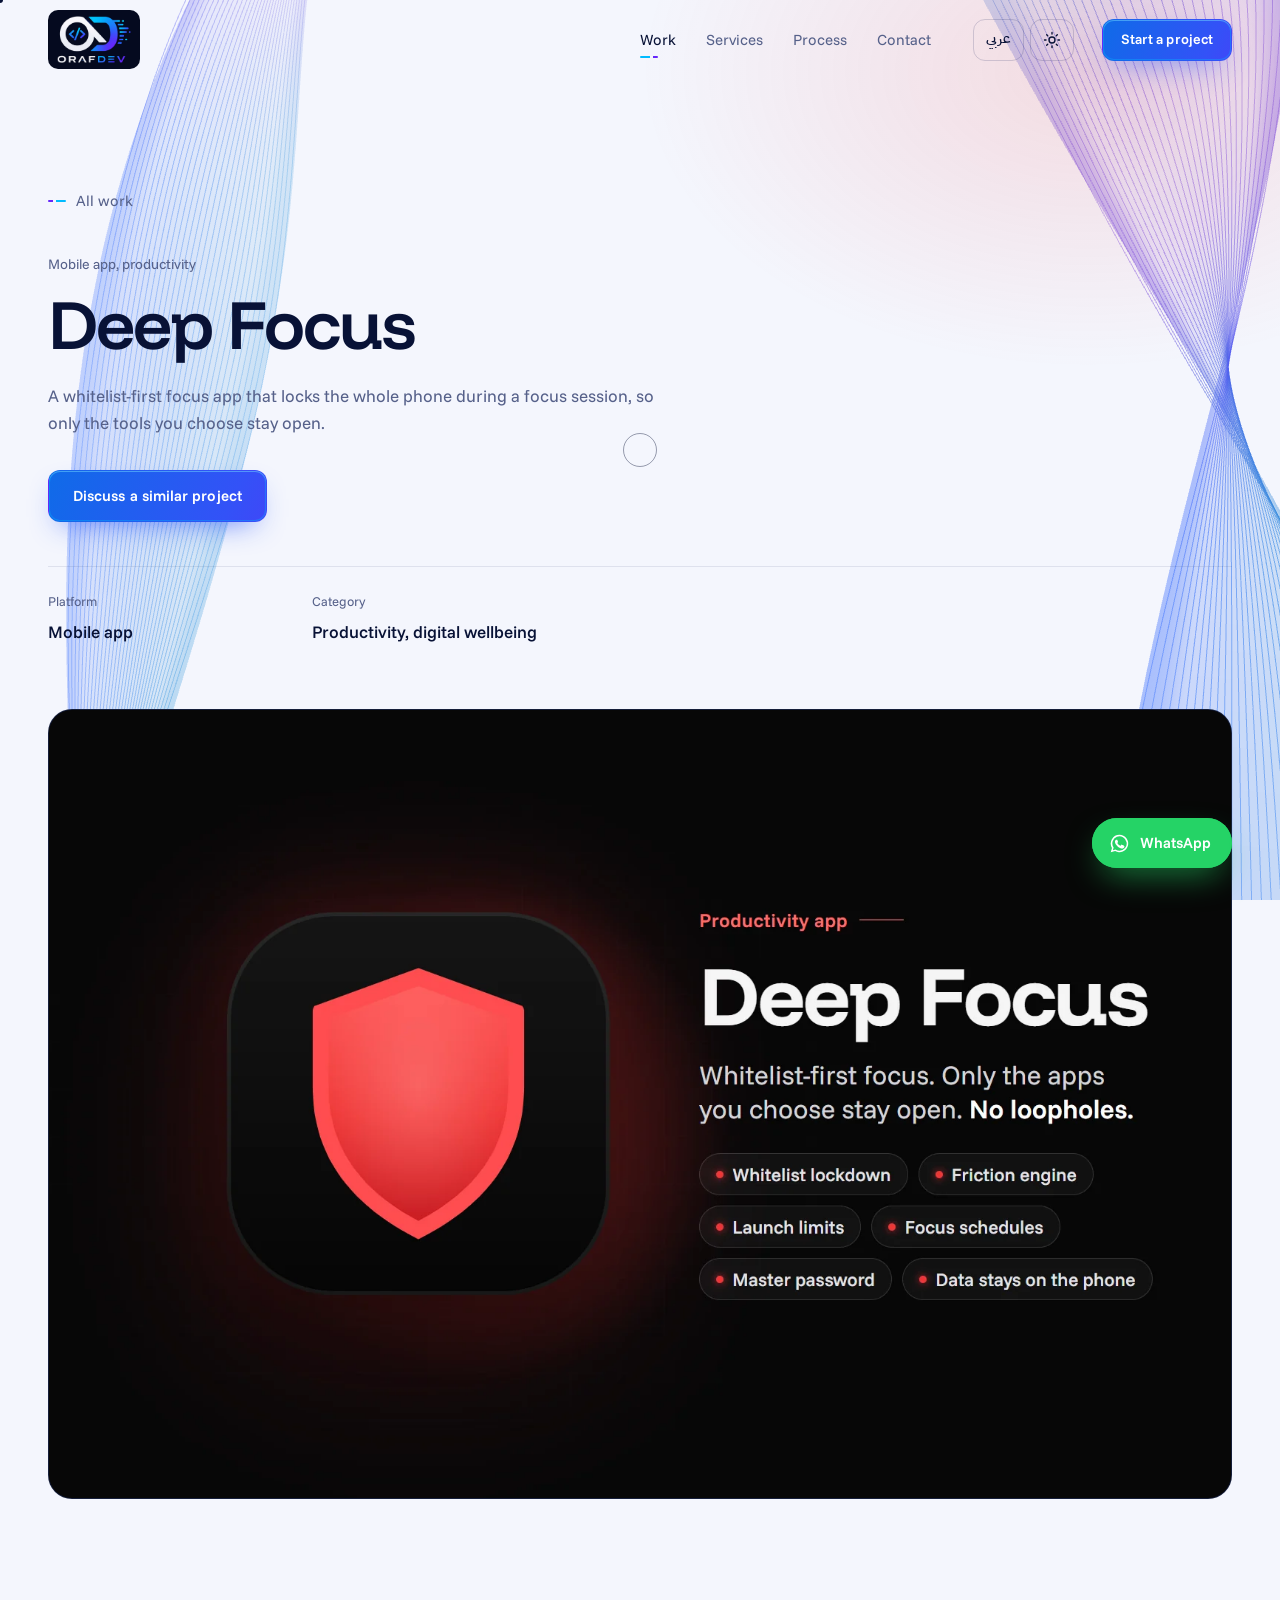
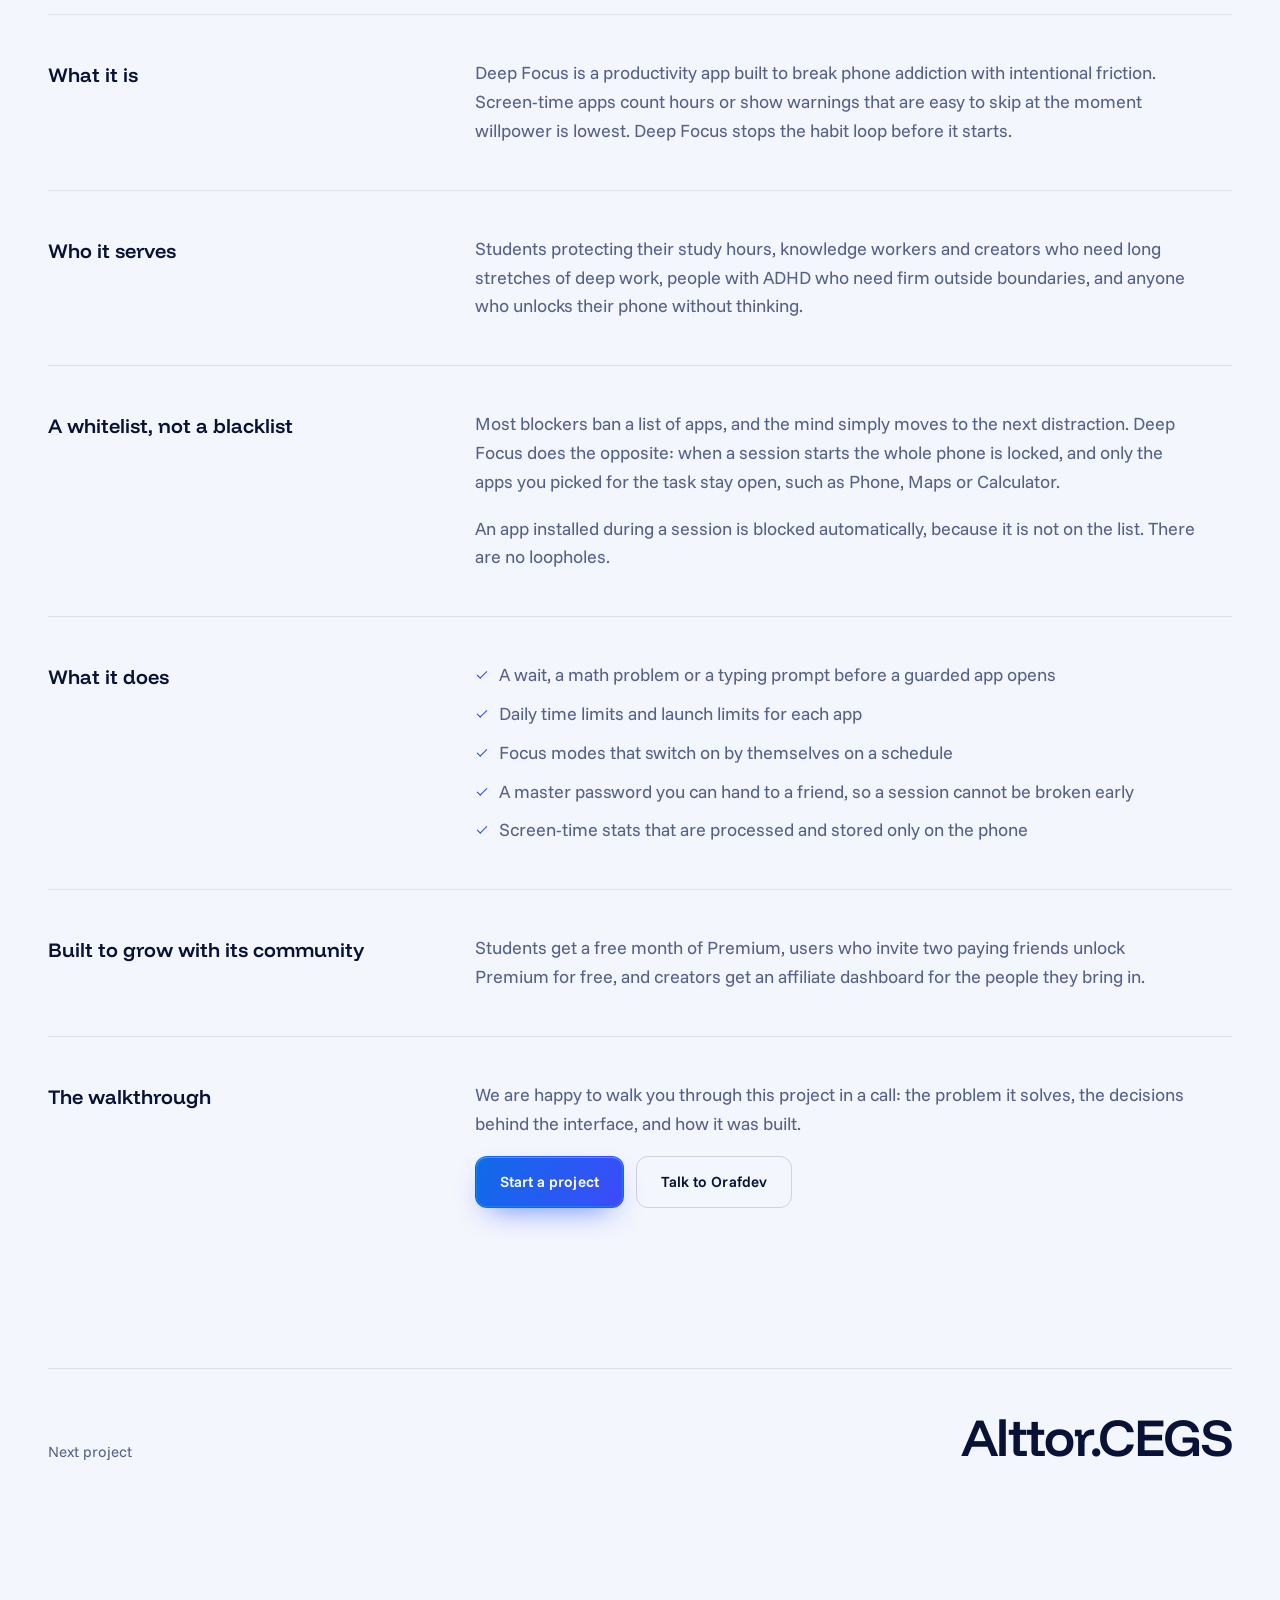
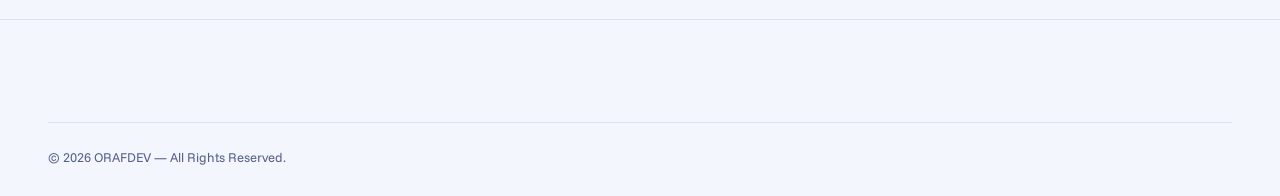
<file: work/deep-focus.html>
<!doctype html>
<html lang="en" data-theme="light">
<head>
  <meta charset="utf-8">
  <meta name="viewport" content="width=device-width, initial-scale=1">
  <title>Deep Focus | ORAFDEV</title>
  <meta name="description" content="A whitelist-first focus app that locks the whole phone during a focus session, so only the tools you choose stay open.">
  <meta name="theme-color" content="#F4F6FD">
  <link rel="canonical" href="https://orafdev.tech/work/deep-focus.html">
  <link rel="icon" href="/favicon.ico" sizes="48x48">
  <link rel="icon" type="image/png" sizes="96x96" href="/assets/img/favicon-96.png">
  <link rel="icon" type="image/png" sizes="192x192" href="/assets/img/favicon-192.png">
  <link rel="apple-touch-icon" href="/apple-touch-icon.png">
  <link rel="manifest" href="/site.webmanifest">
  <meta property="og:type" content="article">
  <meta property="og:title" content="Deep Focus | ORAFDEV">
  <meta property="og:description" content="A whitelist-first focus app that locks the whole phone during a focus session, so only the tools you choose stay open.">
  <meta property="og:url" content="https://orafdev.tech/work/deep-focus.html">
  <meta property="og:site_name" content="ORAFDEV">
  <meta property="og:image" content="https://orafdev.tech/assets/img/deep-focus-1600.webp">
  <meta name="twitter:card" content="summary_large_image">
  <link rel="preconnect" href="https://fonts.googleapis.com">
  <link rel="preconnect" href="https://fonts.gstatic.com" crossorigin>
  <link href="https://fonts.googleapis.com/css2?family=Funnel+Display:wght@400..800&family=Funnel+Sans:wght@400..700&family=IBM+Plex+Sans+Arabic:wght@400;500;600;700&display=swap" rel="stylesheet">
  <link rel="stylesheet" href="../assets/css/styles.css?v=20261125b">
  <script src="../assets/js/prefs.js?v=20261124a"></script>
  <script src="../assets/js/config.js?v=9"></script>
  <script src="../assets/js/i18n.js?v=20261125b" defer></script>
  <script src="../assets/js/main.js?v=20261125b" defer></script>
  <script src="../assets/js/silk3d.js?v=20261118f" defer></script>
  <!-- Microsoft Clarity (visitor analytics), started after the page has loaded -->
  <script>
    window.addEventListener('load', function () {
      (function(c,l,a,r,i,t,y){
        c[a]=c[a]||function(){(c[a].q=c[a].q||[]).push(arguments)};
        t=l.createElement(r);t.async=1;t.src="https://www.clarity.ms/tag/"+i;
        y=l.getElementsByTagName(r)[0];y.parentNode.insertBefore(t,y);
      })(window, document, "clarity", "script", "zfifu66zi8");
    });
  </script>
</head>
<body data-root="../">
  <a class="skip" href="#main">Skip to content</a>
  <div class="cursor" aria-hidden="true"><span class="cursor-dot"></span><span class="cursor-ring"></span></div>
  <div class="page-veil" aria-hidden="true"><span></span></div>

  <header class="nav" data-nav>
    <div class="nav-inner">
      <a class="logo" href="../index.html" aria-label="Orafdev home"><img src="../assets/img/logo.png" alt="Orafdev" width="824" height="526"></a>
      <nav class="nav-links" aria-label="Main">
        <a href="../index.html#work" class="is-active" aria-current="page">Work</a>
        <a href="../index.html#services">Services</a>
        <a href="../index.html#process">Process</a>

        <a href="../index.html#contact">Contact</a>
      </nav>
      <div class="nav-tools">
        <button class="tool-btn lang-btn" type="button" data-lang-toggle>عربي</button>
        <button class="tool-btn" type="button" data-theme-toggle aria-label="Switch to dark mode">
          <svg class="i-moon" viewBox="0 0 24 24" aria-hidden="true"><path d="M20 14.5A8 8 0 0 1 9.5 4a8 8 0 1 0 10.5 10.5Z"/></svg>
          <svg class="i-sun" viewBox="0 0 24 24" aria-hidden="true"><circle cx="12" cy="12" r="4"/><path d="M12 2v2M12 20v2M4.9 4.9l1.4 1.4M17.7 17.7l1.4 1.4M2 12h2M20 12h2M4.9 19.1l1.4-1.4M17.7 6.3l1.4-1.4"/></svg>
        </button>
      </div>
      <a class="btn btn-primary btn-sm nav-cta" href="../index.html#contact" data-magnetic>Start a project</a>
      <button class="menu-toggle" type="button" aria-expanded="false" aria-controls="mobile-menu" aria-label="Open menu"><span></span><span></span></button>
    </div>
  </header>
  <div class="mobile-menu" id="mobile-menu" hidden>
    <nav aria-label="Mobile">
      <a href="../index.html#work">Work</a><a href="../index.html#services">Services</a><a href="../index.html#process">Process</a><a href="../index.html#contact">Contact</a>
    </nav>
    <a class="btn btn-primary btn-block" href="../index.html#contact">Start a project</a>
  </div>

  <main id="main" data-project="deep-focus">
    <section class="case-hero" style="--tint: 239, 54, 54">
      <div class="wrap">
        <a class="back" href="../index.html#work">All work</a>
        <p class="project-cat reveal-hero">Mobile app, productivity</p>
        <h1 class="h-xxl reveal-hero">Deep Focus</h1>
        <p class="lead reveal-hero">A whitelist-first focus app that locks the whole phone during a focus session, so only the tools you choose stay open.</p>
        <div class="case-actions reveal-hero">
          <a class="live-btn" data-live="deep-focus"><span class="live-label">Visit live site</span><span class="live-arrow" aria-hidden="true">→</span></a>
          <a class="btn btn-ghost" data-source="deep-focus" hidden>Source code</a>
          <a class="btn btn-primary" href="../index.html#contact" data-magnetic>Discuss a similar project</a>
        </div>
        <dl class="case-meta reveal-hero">
          <div><dt>Platform</dt><dd>Mobile app</dd></div>
          <div><dt>Category</dt><dd>Productivity, digital wellbeing</dd></div>
          <div><dt>Technology</dt><dd data-tech>To be published</dd></div>
        </dl>
      </div>
    </section>

    <div class="wrap">
      <figure class="case-visual reveal">
        <picture>
          <source srcset="../assets/img/deep-focus-900.webp 900w, ../assets/img/deep-focus-1600.webp 1600w" sizes="(max-width: 1300px) 94vw, 1280px" type="image/webp">
          <img src="../assets/img/deep-focus-1600.webp" alt="Deep Focus app icon, a red shield on black, with its main features" width="1600" height="1067" decoding="async">
        </picture>
      </figure>
    </div>

    <div class="case-body silk-host">
      <div class="silk silk--1 silk--top" aria-hidden="true"></div>
      <div class="wrap">
        <section class="case-section reveal">
          <h2>What it is</h2>
          <div class="content">
            <p>Deep Focus is a productivity app built to break phone addiction with intentional friction. Screen-time apps count hours or show warnings that are easy to skip at the moment willpower is lowest. Deep Focus stops the habit loop before it starts.</p>
          </div>
        </section>
        <section class="case-section reveal">
          <h2>Who it serves</h2>
          <div class="content">
            <p>Students protecting their study hours, knowledge workers and creators who need long stretches of deep work, people with ADHD who need firm outside boundaries, and anyone who unlocks their phone without thinking.</p>
          </div>
        </section>
        <section class="case-section reveal">
          <h2>A whitelist, not a blacklist</h2>
          <div class="content">
            <p>Most blockers ban a list of apps, and the mind simply moves to the next distraction. Deep Focus does the opposite: when a session starts the whole phone is locked, and only the apps you picked for the task stay open, such as Phone, Maps or Calculator.</p>
            <p>An app installed during a session is blocked automatically, because it is not on the list. There are no loopholes.</p>
          </div>
        </section>
        <section class="case-section reveal">
          <h2>What it does</h2>
          <div class="content">
            <ul class="case-points">
              <li>A wait, a math problem or a typing prompt before a guarded app opens</li>
              <li>Daily time limits and launch limits for each app</li>
              <li>Focus modes that switch on by themselves on a schedule</li>
              <li>A master password you can hand to a friend, so a session cannot be broken early</li>
              <li>Screen-time stats that are processed and stored only on the phone</li>
            </ul>
          </div>
        </section>
        <section class="case-section reveal">
          <h2>Built to grow with its community</h2>
          <div class="content">
            <p>Students get a free month of Premium, users who invite two paying friends unlock Premium for free, and creators get an affiliate dashboard for the people they bring in.</p>
          </div>
        </section>

        <section class="case-section reveal">
          <h2>The walkthrough</h2>
          <div class="content">
            <p>We are happy to walk you through this project in a call: the problem it solves, the decisions behind the interface, and how it was built.</p>
            <div class="hero-actions">
              <a class="btn btn-primary" href="../index.html#contact" data-magnetic>Start a project</a>
              <a class="btn btn-ghost" href="../index.html#contact" data-wa-link data-magnetic>Talk to Orafdev</a>
            </div>
          </div>
        </section>
      </div>
    </div>

    <section class="case-next">
      <div class="wrap">
        <a href="attoor.html"><span>Next project</span><strong>Alttor.CEGS</strong></a>
      </div>
    </section>
  </main>

  <footer class="footer">
    <div class="wrap"><div class="footer-bottom"><p>© <span data-year></span> ORAFDEV — All Rights Reserved.</p></div></div>
  </footer>

  <a class="wa-float" href="../index.html#contact" data-wa-link aria-label="Message Orafdev on WhatsApp">
    <svg viewBox="0 0 24 24" aria-hidden="true"><path d="M12 2a10 10 0 0 0-8.6 15.1L2 22l5-1.3A10 10 0 1 0 12 2Zm0 18.2a8.2 8.2 0 0 1-4.2-1.2l-.3-.2-3 .8.8-2.9-.2-.3A8.2 8.2 0 1 1 12 20.2Zm4.5-6.1c-.2-.1-1.5-.7-1.7-.8-.2-.1-.4-.1-.6.1l-.8 1c-.1.2-.3.2-.5.1a6.7 6.7 0 0 1-3.3-2.9c-.2-.4.2-.4.7-1.3.1-.2 0-.3 0-.4l-.8-1.8c-.2-.5-.4-.4-.6-.4h-.5a1 1 0 0 0-.7.3 3 3 0 0 0-.9 2.2 5.2 5.2 0 0 0 1.1 2.8 11.9 11.9 0 0 0 4.6 4c1.7.7 2.3.8 3.2.6a2.7 2.7 0 0 0 1.8-1.2 2.2 2.2 0 0 0 .1-1.3c0-.1-.2-.2-.4-.3Z"/></svg>
    <span>WhatsApp</span>
  </a>
</body>
</html>
</file>
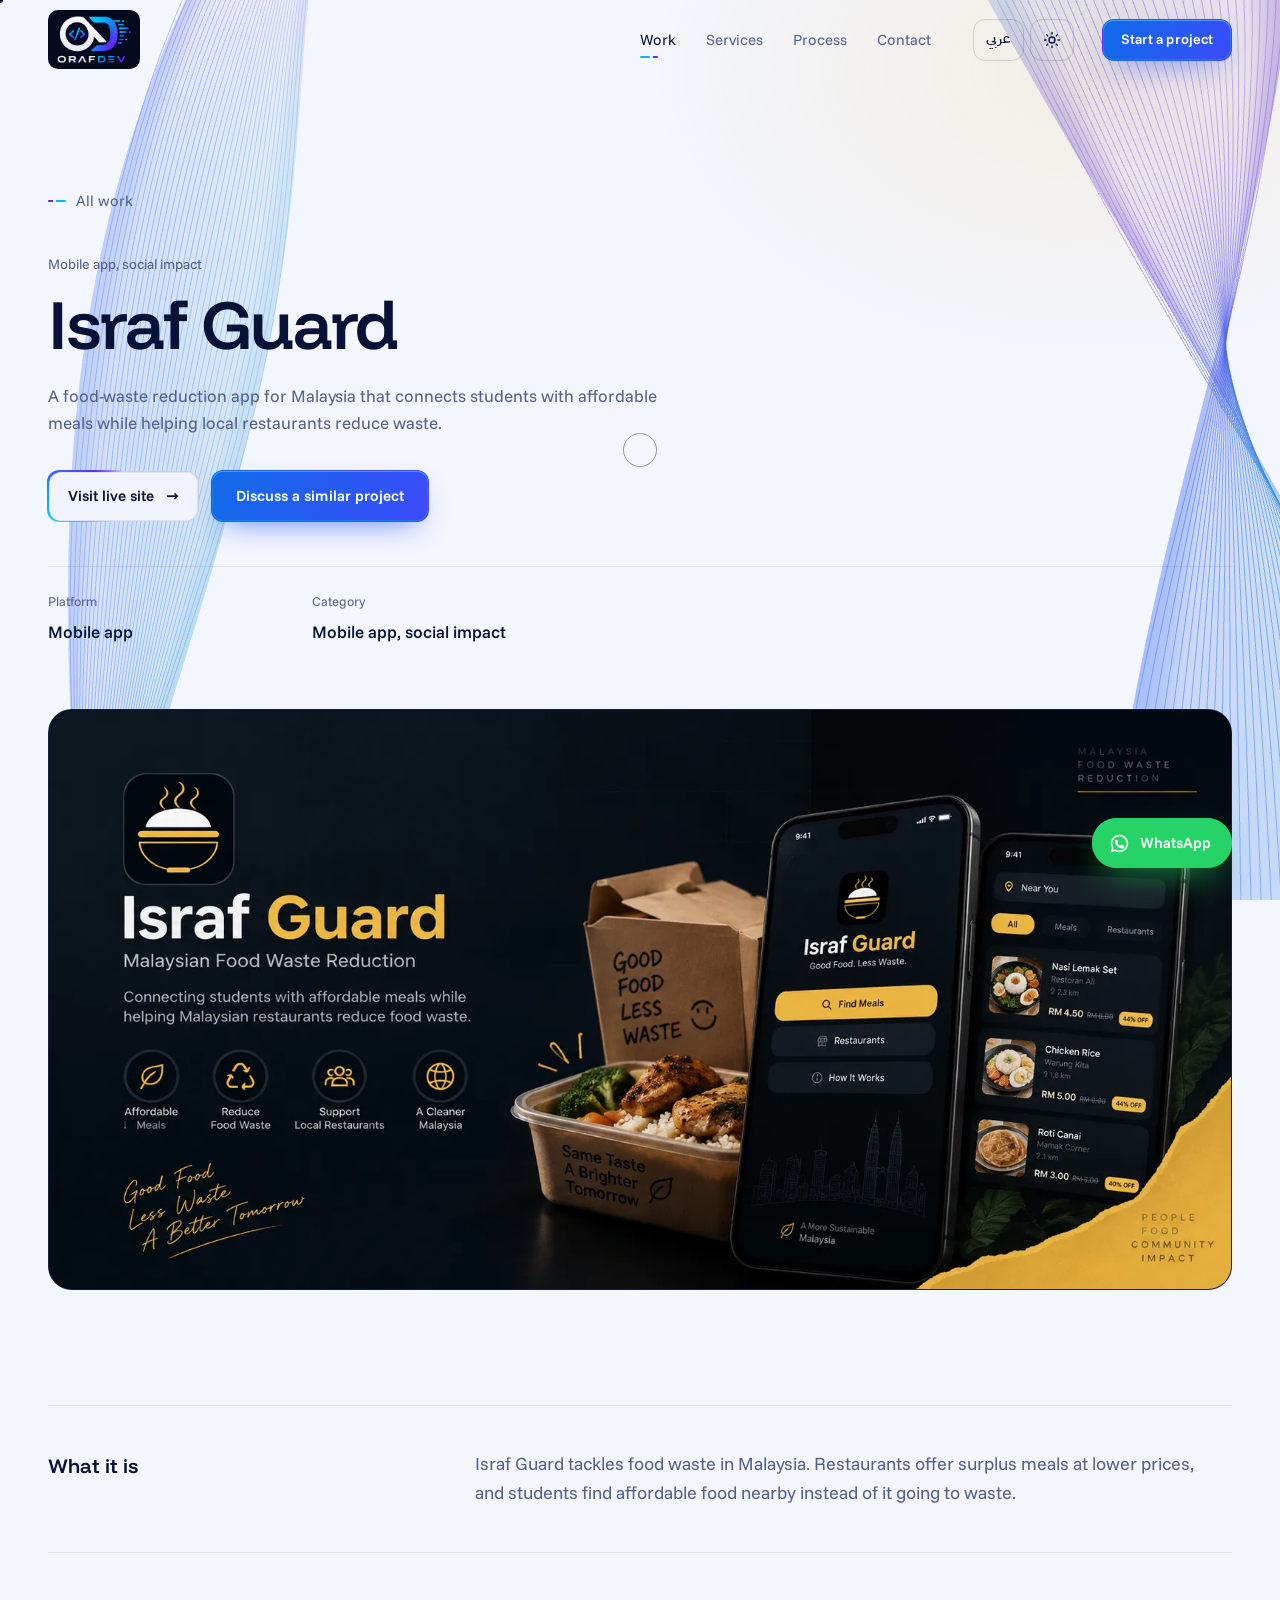
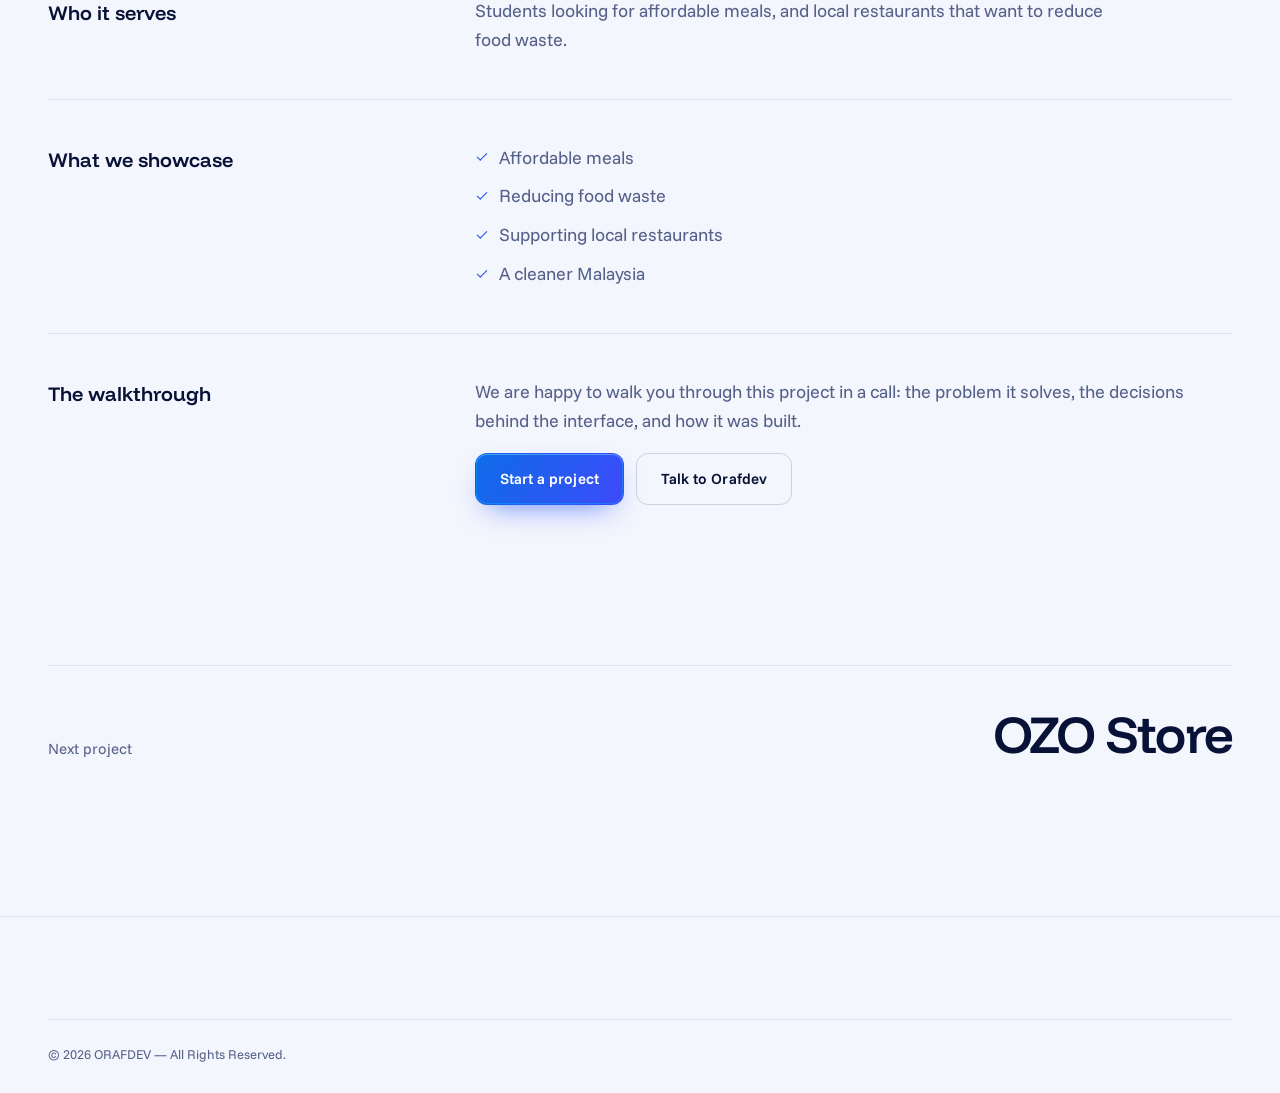
<file: work/israf-guard.html>
<!doctype html>
<html lang="en" data-theme="light">
<head>
  <meta charset="utf-8">
  <meta name="viewport" content="width=device-width, initial-scale=1">
  <title>Israf Guard | ORAFDEV</title>
  <meta name="description" content="A food-waste reduction app for Malaysia that connects students with affordable meals while helping local restaurants reduce waste.">
  <meta name="theme-color" content="#F4F6FD">
  <link rel="canonical" href="https://orafdev.tech/work/israf-guard.html">
  <link rel="icon" href="/favicon.ico" sizes="48x48">
  <link rel="icon" type="image/png" sizes="96x96" href="/assets/img/favicon-96.png">
  <link rel="icon" type="image/png" sizes="192x192" href="/assets/img/favicon-192.png">
  <link rel="apple-touch-icon" href="/apple-touch-icon.png">
  <link rel="manifest" href="/site.webmanifest">
  <meta property="og:type" content="article">
  <meta property="og:title" content="Israf Guard | ORAFDEV">
  <meta property="og:description" content="A food-waste reduction app for Malaysia that connects students with affordable meals while helping local restaurants reduce waste.">
  <meta property="og:url" content="https://orafdev.tech/work/israf-guard.html">
  <meta property="og:site_name" content="ORAFDEV">
  <meta property="og:image" content="https://orafdev.tech/assets/img/israf-guard-1600.webp">
  <meta name="twitter:card" content="summary_large_image">
  <link rel="preconnect" href="https://fonts.googleapis.com">
  <link rel="preconnect" href="https://fonts.gstatic.com" crossorigin>
  <link href="https://fonts.googleapis.com/css2?family=Funnel+Display:wght@400..800&family=Funnel+Sans:wght@400..700&family=IBM+Plex+Sans+Arabic:wght@400;500;600;700&display=swap" rel="stylesheet">
  <link rel="stylesheet" href="../assets/css/styles.css?v=20261125b">
  <script src="../assets/js/prefs.js?v=20261124a"></script>
  <script src="../assets/js/config.js?v=9"></script>
  <script src="../assets/js/i18n.js?v=20261125b" defer></script>
  <script src="../assets/js/main.js?v=20261125b" defer></script>
  <script src="../assets/js/silk3d.js?v=20261118f" defer></script>
  <!-- Microsoft Clarity (visitor analytics), started after the page has loaded -->
  <script>
    window.addEventListener('load', function () {
      (function(c,l,a,r,i,t,y){
        c[a]=c[a]||function(){(c[a].q=c[a].q||[]).push(arguments)};
        t=l.createElement(r);t.async=1;t.src="https://www.clarity.ms/tag/"+i;
        y=l.getElementsByTagName(r)[0];y.parentNode.insertBefore(t,y);
      })(window, document, "clarity", "script", "zfifu66zi8");
    });
  </script>
</head>
<body data-root="../">
  <a class="skip" href="#main">Skip to content</a>
  <div class="cursor" aria-hidden="true"><span class="cursor-dot"></span><span class="cursor-ring"></span></div>
  <div class="page-veil" aria-hidden="true"><span></span></div>

  <header class="nav" data-nav>
    <div class="nav-inner">
      <a class="logo" href="../index.html" aria-label="Orafdev home"><img src="../assets/img/logo.png" alt="Orafdev" width="824" height="526"></a>
      <nav class="nav-links" aria-label="Main">
        <a href="../index.html#work" class="is-active" aria-current="page">Work</a>
        <a href="../index.html#services">Services</a>
        <a href="../index.html#process">Process</a>

        <a href="../index.html#contact">Contact</a>
      </nav>
      <div class="nav-tools">
        <button class="tool-btn lang-btn" type="button" data-lang-toggle>عربي</button>
        <button class="tool-btn" type="button" data-theme-toggle aria-label="Switch to dark mode">
          <svg class="i-moon" viewBox="0 0 24 24" aria-hidden="true"><path d="M20 14.5A8 8 0 0 1 9.5 4a8 8 0 1 0 10.5 10.5Z"/></svg>
          <svg class="i-sun" viewBox="0 0 24 24" aria-hidden="true"><circle cx="12" cy="12" r="4"/><path d="M12 2v2M12 20v2M4.9 4.9l1.4 1.4M17.7 17.7l1.4 1.4M2 12h2M20 12h2M4.9 19.1l1.4-1.4M17.7 6.3l1.4-1.4"/></svg>
        </button>
      </div>
      <a class="btn btn-primary btn-sm nav-cta" href="../index.html#contact" data-magnetic>Start a project</a>
      <button class="menu-toggle" type="button" aria-expanded="false" aria-controls="mobile-menu" aria-label="Open menu"><span></span><span></span></button>
    </div>
  </header>
  <div class="mobile-menu" id="mobile-menu" hidden>
    <nav aria-label="Mobile">
      <a href="../index.html#work">Work</a><a href="../index.html#services">Services</a><a href="../index.html#process">Process</a><a href="../index.html#contact">Contact</a>
    </nav>
    <a class="btn btn-primary btn-block" href="../index.html#contact">Start a project</a>
  </div>

  <main id="main" data-project="israf-guard">
    <section class="case-hero" style="--tint: 236, 192, 76">
      <div class="wrap">
        <a class="back" href="../index.html#work">All work</a>
        <p class="project-cat reveal-hero">Mobile app, social impact</p>
        <h1 class="h-xxl reveal-hero">Israf Guard</h1>
        <p class="lead reveal-hero">A food-waste reduction app for Malaysia that connects students with affordable meals while helping local restaurants reduce waste.</p>
        <div class="case-actions reveal-hero">
          <a class="live-btn" data-live="israf-guard"><span class="live-label">Visit live site</span><span class="live-arrow" aria-hidden="true">→</span></a>
          <a class="btn btn-ghost" data-source="israf-guard" hidden>Source code</a>
          <a class="btn btn-primary" href="../index.html#contact" data-magnetic>Discuss a similar project</a>
        </div>
        <dl class="case-meta reveal-hero">
          <div><dt>Platform</dt><dd>Mobile app</dd></div>
          <div><dt>Category</dt><dd>Mobile app, social impact</dd></div>
          <div><dt>Technology</dt><dd data-tech>To be published</dd></div>
        </dl>
      </div>
    </section>

    <div class="wrap">
      <figure class="case-visual reveal">
        <picture>
          <source srcset="../assets/img/israf-guard-900.webp 900w, ../assets/img/israf-guard-1600.webp 1600w" sizes="(max-width: 1300px) 94vw, 1280px" type="image/webp">
          <img src="../assets/img/israf-guard-1600.webp" alt="Israf Guard app screens showing nearby discounted meals from Malaysian restaurants" width="1600" height="784" decoding="async">
        </picture>
      </figure>
    </div>

    <div class="case-body silk-host">
      <div class="silk silk--1 silk--top" aria-hidden="true"></div>
      <div class="wrap">
        <section class="case-section reveal">
          <h2>What it is</h2>
          <div class="content">
            <p>Israf Guard tackles food waste in Malaysia. Restaurants offer surplus meals at lower prices, and students find affordable food nearby instead of it going to waste.</p>
          </div>
        </section>
        <section class="case-section reveal">
          <h2>Who it serves</h2>
          <div class="content">
            <p>Students looking for affordable meals, and local restaurants that want to reduce food waste.</p>
          </div>
        </section>
        <section class="case-section reveal">
          <h2>What we showcase</h2>
          <div class="content">
            <ul class="case-points"><li>Affordable meals</li><li>Reducing food waste</li><li>Supporting local restaurants</li><li>A cleaner Malaysia</li></ul>
          </div>
        </section>

        <!--
          TODO(founders): extend this case study with real information only:
          the challenge, the approach, key features, technology (also set "tech" in assets/js/config.js),
          and the live URL ("live" in config.js). Add matching Arabic lines to assets/js/i18n.js.
        -->

        <section class="case-section reveal">
          <h2>The walkthrough</h2>
          <div class="content">
            <p>We are happy to walk you through this project in a call: the problem it solves, the decisions behind the interface, and how it was built.</p>
            <div class="hero-actions">
              <a class="btn btn-primary" href="../index.html#contact" data-magnetic>Start a project</a>
              <a class="btn btn-ghost" href="../index.html#contact" data-wa-link data-magnetic>Talk to Orafdev</a>
            </div>
          </div>
        </section>
      </div>
    </div>

    <section class="case-next">
      <div class="wrap">
        <a href="ozo-store.html"><span>Next project</span><strong>OZO Store</strong></a>
      </div>
    </section>
  </main>

  <footer class="footer">
    <div class="wrap"><div class="footer-bottom"><p>© <span data-year></span> ORAFDEV — All Rights Reserved.</p></div></div>
  </footer>

  <a class="wa-float" href="../index.html#contact" data-wa-link aria-label="Message Orafdev on WhatsApp">
    <svg viewBox="0 0 24 24" aria-hidden="true"><path d="M12 2a10 10 0 0 0-8.6 15.1L2 22l5-1.3A10 10 0 1 0 12 2Zm0 18.2a8.2 8.2 0 0 1-4.2-1.2l-.3-.2-3 .8.8-2.9-.2-.3A8.2 8.2 0 1 1 12 20.2Zm4.5-6.1c-.2-.1-1.5-.7-1.7-.8-.2-.1-.4-.1-.6.1l-.8 1c-.1.2-.3.2-.5.1a6.7 6.7 0 0 1-3.3-2.9c-.2-.4.2-.4.7-1.3.1-.2 0-.3 0-.4l-.8-1.8c-.2-.5-.4-.4-.6-.4h-.5a1 1 0 0 0-.7.3 3 3 0 0 0-.9 2.2 5.2 5.2 0 0 0 1.1 2.8 11.9 11.9 0 0 0 4.6 4c1.7.7 2.3.8 3.2.6a2.7 2.7 0 0 0 1.8-1.2 2.2 2.2 0 0 0 .1-1.3c0-.1-.2-.2-.4-.3Z"/></svg>
    <span>WhatsApp</span>
  </a>
</body>
</html>
</file>
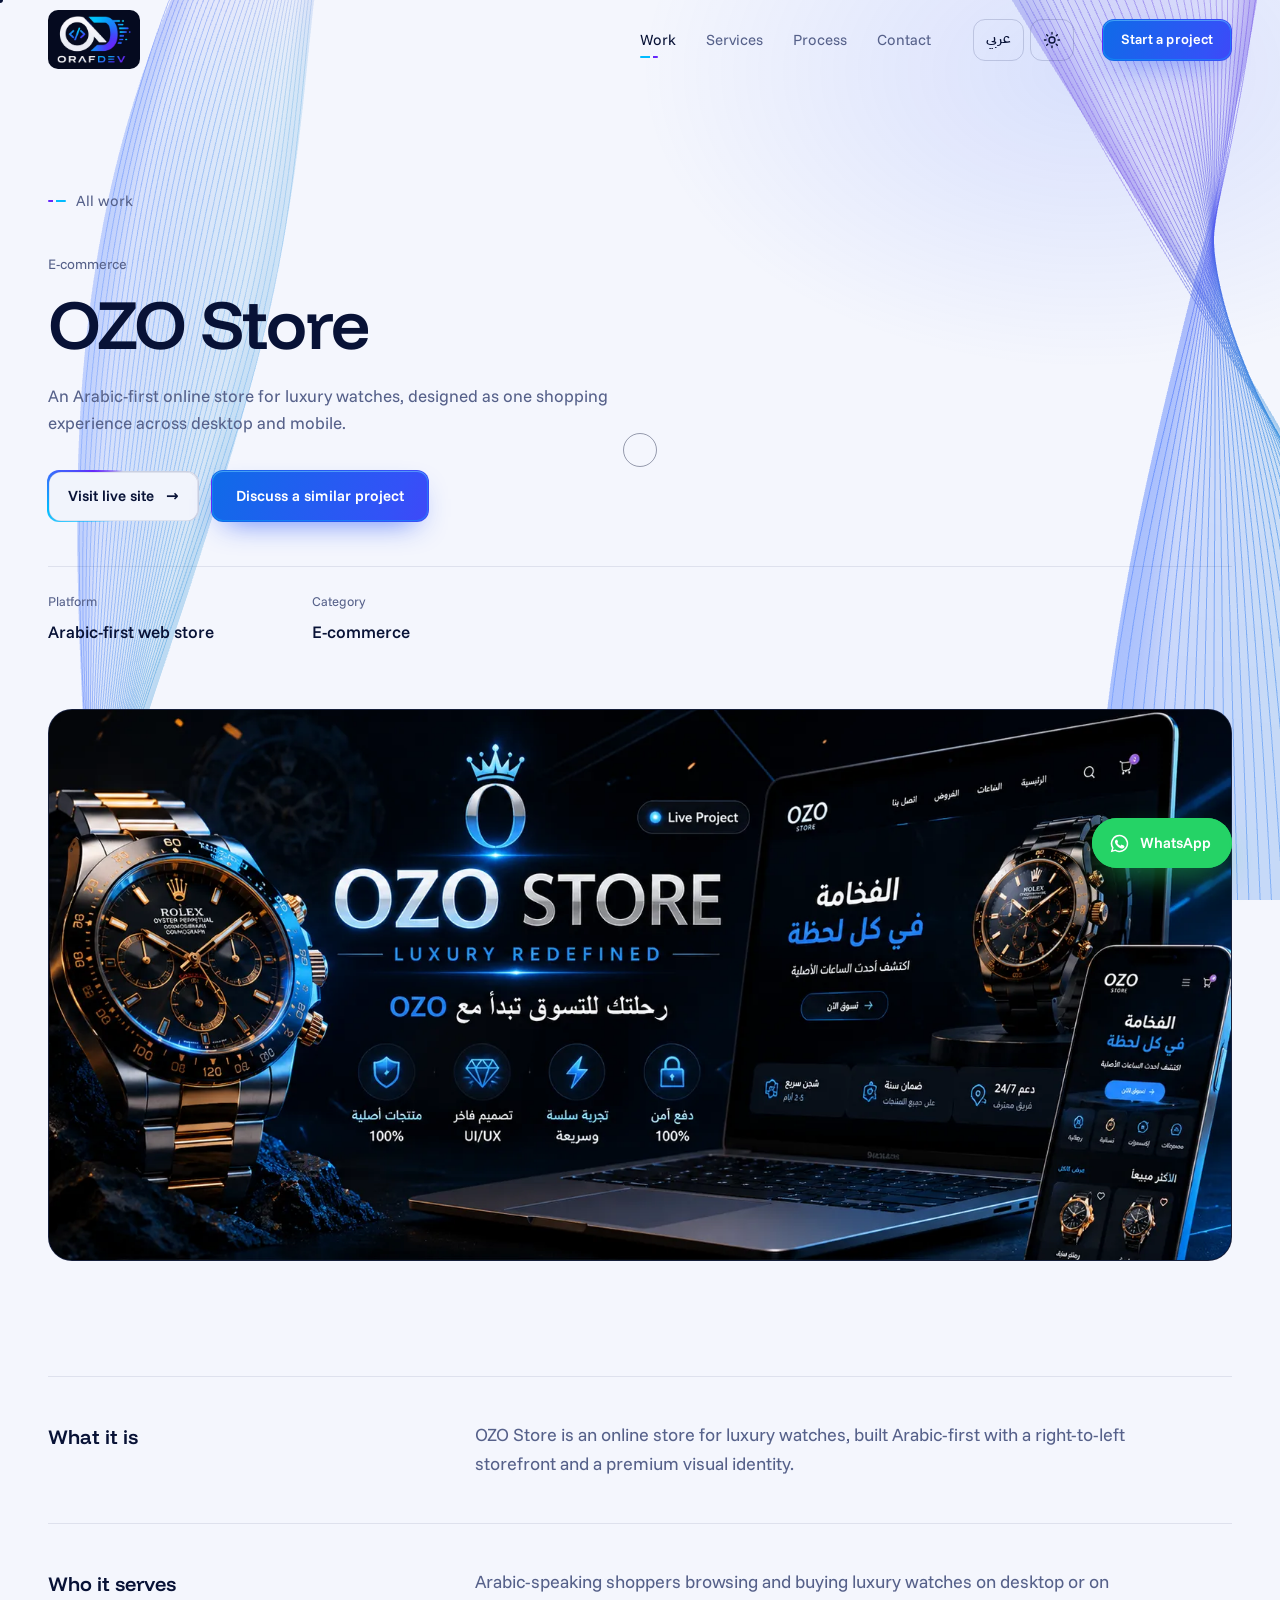
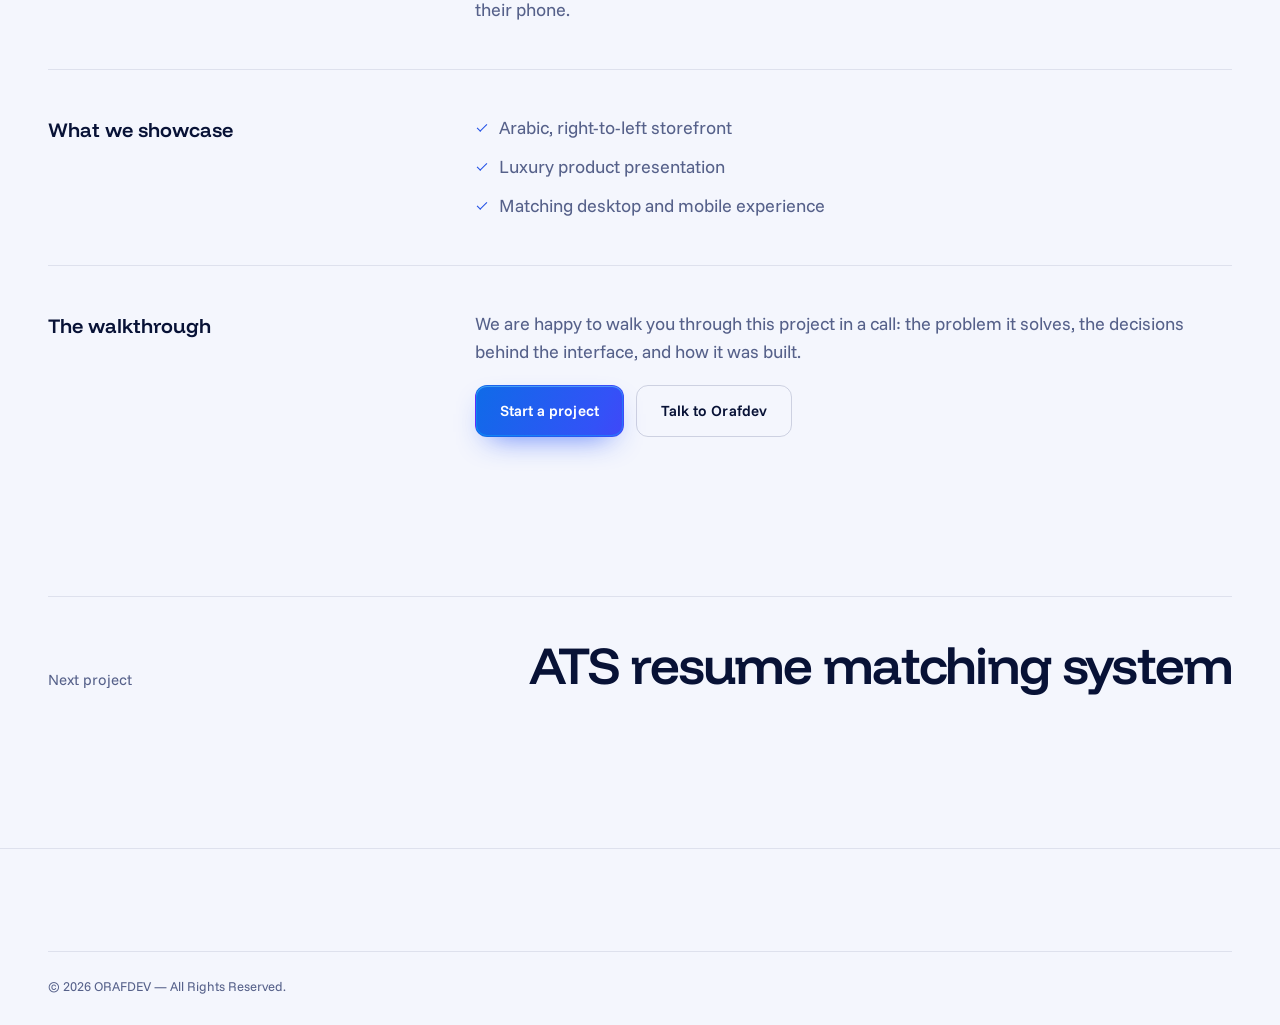
<file: work/ozo-store.html>
<!doctype html>
<html lang="en" data-theme="light">
<head>
  <meta charset="utf-8">
  <meta name="viewport" content="width=device-width, initial-scale=1">
  <title>OZO Store | ORAFDEV</title>
  <meta name="description" content="An Arabic-first online store for luxury watches, designed as one shopping experience across desktop and mobile.">
  <meta name="theme-color" content="#F4F6FD">
  <link rel="canonical" href="https://orafdev.tech/work/ozo-store.html">
  <link rel="icon" href="/favicon.ico" sizes="48x48">
  <link rel="icon" type="image/png" sizes="96x96" href="/assets/img/favicon-96.png">
  <link rel="icon" type="image/png" sizes="192x192" href="/assets/img/favicon-192.png">
  <link rel="apple-touch-icon" href="/apple-touch-icon.png">
  <link rel="manifest" href="/site.webmanifest">
  <meta property="og:type" content="article">
  <meta property="og:title" content="OZO Store | ORAFDEV">
  <meta property="og:description" content="An Arabic-first online store for luxury watches, designed as one shopping experience across desktop and mobile.">
  <meta property="og:url" content="https://orafdev.tech/work/ozo-store.html">
  <meta property="og:site_name" content="ORAFDEV">
  <meta property="og:image" content="https://orafdev.tech/assets/img/ozo-store-1600.webp">
  <meta name="twitter:card" content="summary_large_image">
  <link rel="preconnect" href="https://fonts.googleapis.com">
  <link rel="preconnect" href="https://fonts.gstatic.com" crossorigin>
  <link href="https://fonts.googleapis.com/css2?family=Funnel+Display:wght@400..800&family=Funnel+Sans:wght@400..700&family=IBM+Plex+Sans+Arabic:wght@400;500;600;700&display=swap" rel="stylesheet">
  <link rel="stylesheet" href="../assets/css/styles.css?v=20261125b">
  <script src="../assets/js/prefs.js?v=20261124a"></script>
  <script src="../assets/js/config.js?v=9"></script>
  <script src="../assets/js/i18n.js?v=20261125b" defer></script>
  <script src="../assets/js/main.js?v=20261125b" defer></script>
  <script src="../assets/js/silk3d.js?v=20261118f" defer></script>
  <!-- Microsoft Clarity (visitor analytics), started after the page has loaded -->
  <script>
    window.addEventListener('load', function () {
      (function(c,l,a,r,i,t,y){
        c[a]=c[a]||function(){(c[a].q=c[a].q||[]).push(arguments)};
        t=l.createElement(r);t.async=1;t.src="https://www.clarity.ms/tag/"+i;
        y=l.getElementsByTagName(r)[0];y.parentNode.insertBefore(t,y);
      })(window, document, "clarity", "script", "zfifu66zi8");
    });
  </script>
</head>
<body data-root="../">
  <a class="skip" href="#main">Skip to content</a>
  <div class="cursor" aria-hidden="true"><span class="cursor-dot"></span><span class="cursor-ring"></span></div>
  <div class="page-veil" aria-hidden="true"><span></span></div>

  <header class="nav" data-nav>
    <div class="nav-inner">
      <a class="logo" href="../index.html" aria-label="Orafdev home"><img src="../assets/img/logo.png" alt="Orafdev" width="824" height="526"></a>
      <nav class="nav-links" aria-label="Main">
        <a href="../index.html#work" class="is-active" aria-current="page">Work</a>
        <a href="../index.html#services">Services</a>
        <a href="../index.html#process">Process</a>

        <a href="../index.html#contact">Contact</a>
      </nav>
      <div class="nav-tools">
        <button class="tool-btn lang-btn" type="button" data-lang-toggle>عربي</button>
        <button class="tool-btn" type="button" data-theme-toggle aria-label="Switch to dark mode">
          <svg class="i-moon" viewBox="0 0 24 24" aria-hidden="true"><path d="M20 14.5A8 8 0 0 1 9.5 4a8 8 0 1 0 10.5 10.5Z"/></svg>
          <svg class="i-sun" viewBox="0 0 24 24" aria-hidden="true"><circle cx="12" cy="12" r="4"/><path d="M12 2v2M12 20v2M4.9 4.9l1.4 1.4M17.7 17.7l1.4 1.4M2 12h2M20 12h2M4.9 19.1l1.4-1.4M17.7 6.3l1.4-1.4"/></svg>
        </button>
      </div>
      <a class="btn btn-primary btn-sm nav-cta" href="../index.html#contact" data-magnetic>Start a project</a>
      <button class="menu-toggle" type="button" aria-expanded="false" aria-controls="mobile-menu" aria-label="Open menu"><span></span><span></span></button>
    </div>
  </header>
  <div class="mobile-menu" id="mobile-menu" hidden>
    <nav aria-label="Mobile">
      <a href="../index.html#work">Work</a><a href="../index.html#services">Services</a><a href="../index.html#process">Process</a><a href="../index.html#contact">Contact</a>
    </nav>
    <a class="btn btn-primary btn-block" href="../index.html#contact">Start a project</a>
  </div>

  <main id="main" data-project="ozo-store">
    <section class="case-hero" style="--tint: 47, 91, 251">
      <div class="wrap">
        <a class="back" href="../index.html#work">All work</a>
        <p class="project-cat reveal-hero">E-commerce</p>
        <h1 class="h-xxl reveal-hero">OZO Store</h1>
        <p class="lead reveal-hero">An Arabic-first online store for luxury watches, designed as one shopping experience across desktop and mobile.</p>
        <div class="case-actions reveal-hero">
          <a class="live-btn" data-live="ozo-store"><span class="live-label">Visit live site</span><span class="live-arrow" aria-hidden="true">→</span></a>
          <a class="btn btn-ghost" data-source="ozo-store" hidden>Source code</a>
          <a class="btn btn-primary" href="../index.html#contact" data-magnetic>Discuss a similar project</a>
        </div>
        <dl class="case-meta reveal-hero">
          <div><dt>Platform</dt><dd>Arabic-first web store</dd></div>
          <div><dt>Category</dt><dd>E-commerce</dd></div>
          <div><dt>Technology</dt><dd data-tech>To be published</dd></div>
        </dl>
      </div>
    </section>

    <div class="wrap">
      <figure class="case-visual shot-crop reveal">
        <picture>
          <source srcset="../assets/img/ozo-store-900.webp 900w, ../assets/img/ozo-store-1600.webp 1600w" sizes="(max-width: 1300px) 94vw, 1280px" type="image/webp">
          <img src="../assets/img/ozo-store-1600.webp" alt="OZO Store luxury watch storefront in Arabic on laptop and phone" width="1600" height="900" decoding="async">
        </picture>
      </figure>
    </div>

    <div class="case-body silk-host">
      <div class="silk silk--1 silk--top" aria-hidden="true"></div>
      <div class="wrap">
        <section class="case-section reveal">
          <h2>What it is</h2>
          <div class="content">
            <p>OZO Store is an online store for luxury watches, built Arabic-first with a right-to-left storefront and a premium visual identity.</p>
          </div>
        </section>
        <section class="case-section reveal">
          <h2>Who it serves</h2>
          <div class="content">
            <p>Arabic-speaking shoppers browsing and buying luxury watches on desktop or on their phone.</p>
          </div>
        </section>
        <section class="case-section reveal">
          <h2>What we showcase</h2>
          <div class="content">
            <ul class="case-points"><li>Arabic, right-to-left storefront</li><li>Luxury product presentation</li><li>Matching desktop and mobile experience</li></ul>
          </div>
        </section>

        <!--
          TODO(founders): extend this case study with real information only:
          the challenge, the approach, key features, technology (also set "tech" in assets/js/config.js),
          and the live URL ("live" in config.js). Add matching Arabic lines to assets/js/i18n.js.
        -->

        <section class="case-section reveal">
          <h2>The walkthrough</h2>
          <div class="content">
            <p>We are happy to walk you through this project in a call: the problem it solves, the decisions behind the interface, and how it was built.</p>
            <div class="hero-actions">
              <a class="btn btn-primary" href="../index.html#contact" data-magnetic>Start a project</a>
              <a class="btn btn-ghost" href="../index.html#contact" data-wa-link data-magnetic>Talk to Orafdev</a>
            </div>
          </div>
        </section>
      </div>
    </div>

    <section class="case-next">
      <div class="wrap">
        <a href="ats-matching.html"><span>Next project</span><strong>ATS resume matching system</strong></a>
      </div>
    </section>
  </main>

  <footer class="footer">
    <div class="wrap"><div class="footer-bottom"><p>© <span data-year></span> ORAFDEV — All Rights Reserved.</p></div></div>
  </footer>

  <a class="wa-float" href="../index.html#contact" data-wa-link aria-label="Message Orafdev on WhatsApp">
    <svg viewBox="0 0 24 24" aria-hidden="true"><path d="M12 2a10 10 0 0 0-8.6 15.1L2 22l5-1.3A10 10 0 1 0 12 2Zm0 18.2a8.2 8.2 0 0 1-4.2-1.2l-.3-.2-3 .8.8-2.9-.2-.3A8.2 8.2 0 1 1 12 20.2Zm4.5-6.1c-.2-.1-1.5-.7-1.7-.8-.2-.1-.4-.1-.6.1l-.8 1c-.1.2-.3.2-.5.1a6.7 6.7 0 0 1-3.3-2.9c-.2-.4.2-.4.7-1.3.1-.2 0-.3 0-.4l-.8-1.8c-.2-.5-.4-.4-.6-.4h-.5a1 1 0 0 0-.7.3 3 3 0 0 0-.9 2.2 5.2 5.2 0 0 0 1.1 2.8 11.9 11.9 0 0 0 4.6 4c1.7.7 2.3.8 3.2.6a2.7 2.7 0 0 0 1.8-1.2 2.2 2.2 0 0 0 .1-1.3c0-.1-.2-.2-.4-.3Z"/></svg>
    <span>WhatsApp</span>
  </a>
</body>
</html>
</file>
<file: assets/css/styles.css>
/* ==========================================================================
   ORAFDEV — Night & Signal design system
   Colours sampled from the official logo: the D's stroke runs signal cyan
   (#00BBFF) through volt blue (#2F5BFB) to ultraviolet (#6627FA); the O is
   logo white (#F1F2FA); everything sits on the logo's deep navy night.
   ========================================================================== */
@property --ang { syntax: "<angle>"; inherits: false; initial-value: 0deg; }

:root {
  /* Surfaces: navy night, stepping up in blue rather than grey */
  --bg: #050A1F;
  --bg-2: #070E28;
  --surface: #0A1433;
  --surface-2: #0F1B42;
  --surface-3: #162452;
  --line: rgba(140, 170, 255, 0.12);
  --line-2: rgba(140, 170, 255, 0.21);
  --line-3: rgba(140, 170, 255, 0.34);

  /* Text: the logo's white, and a blue-tinted mute */
  --fg: #F1F2FA;
  --fg-2: #C9D1EE;
  --muted: #8E9AC6;

  /* The logo's three colours, at full strength */
  --ion: #00BBFF;      /* signal cyan — top of the D */
  --azure: #2F5BFB;    /* volt blue — the D's body, the code brackets */
  --iris: #6627FA;     /* ultraviolet — the D's tail */
  --ion-rgb: 0, 187, 255;
  --azure-rgb: 47, 91, 251;
  --iris-rgb: 102, 39, 250;
  --accent-text: #3CCBFF;
  /* The D: cyan into blue into violet, top to bottom like the stroke */
  --duo: linear-gradient(100deg, var(--ion), var(--azure) 52%, var(--iris));
  --brand: linear-gradient(160deg, #00BBFF 0%, #2F5BFB 52%, #6627FA 100%);
  /* Button fill: the D, deepened just enough for white text to stay readable */
  --brand-btn: linear-gradient(115deg, #0F6BE8 0%, #3352F7 50%, #6627FA 100%);

  --shadow-1: 0 1px 0 rgba(255, 255, 255, .04) inset, 0 20px 40px -24px rgba(0, 3, 20, .7);
  --shadow-2: 0 1px 0 rgba(255, 255, 255, .05) inset, 0 40px 80px -40px rgba(0, 3, 20, .8);

  /* Type */
  --font-display: "Funnel Display", "Funnel Sans", system-ui, sans-serif;
  --font: "Funnel Sans", system-ui, -apple-system, "Segoe UI", sans-serif;
  --fs-hero: clamp(2.6rem, 6vw, 5.6rem);
  --fs-xxl: clamp(2.4rem, 5.4vw, 4.8rem);
  --fs-xl: clamp(2.1rem, 4.1vw, 3.6rem);
  --fs-l: clamp(1.6rem, 2.5vw, 2.25rem);
  --fs-m: 1.25rem;
  --fs-s: 1.0625rem;

  /* Shape + rhythm */
  --r-xl: 24px;
  --r-l: 18px;
  --r-m: 12px;
  --r-s: 8px;
  --wrap: 1280px;
  --gutter: clamp(16px, 4vw, 48px);
  --section: clamp(84px, 9vw, 128px);
  --nav-h: 80px;
  --ease: cubic-bezier(.2, .7, .1, 1);
  --ease-out: cubic-bezier(.16, 1, .3, 1);
  color-scheme: dark;
}

:root[data-theme="light"] {
  --bg: #F4F6FD;
  --bg-2: #ECF0FB;
  --surface: #FFFFFF;
  --surface-2: #F1F4FC;
  --surface-3: #E4E9F8;
  --line: rgba(10, 24, 80, 0.09);
  --line-2: rgba(10, 24, 80, 0.16);
  --line-3: rgba(10, 24, 80, 0.27);
  --fg: #081236;
  --fg-2: #26325A;
  --muted: #56618A;
  --accent-text: #1F4FE6;
  --shadow-1: 0 1px 2px rgba(10, 24, 80, .05), 0 18px 36px -24px rgba(10, 24, 80, .24);
  --shadow-2: 0 1px 2px rgba(10, 24, 80, .06), 0 36px 70px -36px rgba(10, 24, 80, .32);
  color-scheme: light;
}

/* Screens and system visuals stay dark in both themes */
.dark-scope,
:root[data-theme="light"] :is(.panel-media, .mod-visual, .stack-viz, .hero-canvas, .case-visual) {
  --bg: #050A1F; --bg-2: #070E28; --surface: #0A1433; --surface-2: #0F1B42; --surface-3: #162452;
  --line: rgba(140, 170, 255, 0.12); --line-2: rgba(140, 170, 255, 0.21); --line-3: rgba(140, 170, 255, 0.34);
  --fg: #F1F2FA; --fg-2: #C9D1EE; --muted: #8E9AC6; --accent-text: #3CCBFF;
}

/* ==========================================================================
   Base
   ========================================================================== */
*, *::before, *::after { box-sizing: border-box; }
[hidden] { display: none !important; }
html { scroll-behavior: smooth; -webkit-text-size-adjust: 100%; scroll-padding-top: 88px; }
body {
  margin: 0;
  background: var(--bg);
  color: var(--fg-2);
  font-family: var(--font);
  font-size: 1.0625rem;
  line-height: 1.6;
  -webkit-font-smoothing: antialiased;
  -moz-osx-font-smoothing: grayscale;
  overflow-x: clip;
}
img, svg, canvas { display: block; max-width: 100%; }
a { color: inherit; text-decoration: none; }
button, input, select, textarea { font: inherit; color: inherit; }
ul, ol { margin: 0; padding: 0; list-style: none; }
h1, h2, h3, p, dl, dd, figure { margin: 0; }
::selection { background: var(--ion); color: #050A1F; }
:focus-visible { outline: 2px solid var(--ion); outline-offset: 3px; border-radius: 6px; }

.skip {
  position: fixed; inset-inline-start: 16px; top: -60px; z-index: 300;
  background: var(--fg); color: var(--bg); padding: 10px 16px; border-radius: var(--r-m); font-weight: 600; transition: top .2s;
}
.skip:focus { top: 16px; }

.wrap { width: 100%; max-width: calc(var(--wrap) + var(--gutter) * 2); margin: 0 auto; padding: 0 var(--gutter); }
.section { padding: var(--section) 0; position: relative; }

/* Type */
.hero-title, .h-xxl, .h-xl, .h-l, .panel-title, .footer-statement, .price, .stat dd {
  font-family: var(--font-display);
  color: var(--fg);
  font-weight: 600;
  letter-spacing: -0.028em;
  line-height: 1.04;
  text-wrap: balance;
}
.h-xxl { font-size: var(--fs-xxl); }
.h-xl { font-size: var(--fs-xl); }
.h-l { font-size: var(--fs-l); letter-spacing: -0.025em; line-height: 1.08; }
.h-m { font-family: var(--font-display); font-size: var(--fs-m); font-weight: 600; color: var(--fg); line-height: 1.25; letter-spacing: -0.01em; }
.h-s { font-family: var(--font-display); font-size: var(--fs-s); font-weight: 600; color: var(--fg); line-height: 1.3; letter-spacing: -0.005em; }
.lead { font-size: clamp(1.0625rem, 1.3vw, 1.2rem); color: var(--muted); line-height: 1.6; max-width: 36em; text-wrap: pretty; }
p { text-wrap: pretty; }

.section-head { display: grid; gap: 18px; max-width: 780px; margin-bottom: clamp(44px, 6vw, 80px); }

/* ==========================================================================
   Logo
   ========================================================================== */
.logo { display: block; width: 88px; flex: none; }
.logo img { width: 100%; height: auto; }
.logo-lg { width: 132px; }
:root[data-theme="light"] .logo { background: #050A1F; border-radius: 10px; padding: 6px 9px; box-sizing: content-box; width: 74px; }
:root[data-theme="light"] .logo-lg { width: 112px; padding: 10px 14px; }

/* ==========================================================================
   Buttons
   ========================================================================== */
.btn {
  --mx: 0px; --my: 0px;
  position: relative; display: inline-flex; align-items: center; justify-content: center; gap: 10px;
  min-height: 52px; padding: 0 24px; border-radius: var(--r-m);
  font-weight: 600; font-size: .9375rem; letter-spacing: .005em; white-space: nowrap;
  border: 1px solid transparent; cursor: pointer;
  transform: translate(var(--mx), var(--my));
  transition: transform .35s var(--ease-out), background-color .25s, border-color .25s, box-shadow .3s, color .25s;
}
.btn-sm { min-height: 42px; padding: 0 18px; font-size: .875rem; }
.btn-block { width: 100%; }
.btn-primary {
  background: var(--brand-btn); background-size: 170% 100%; background-position: 0% 0;
  color: #FFFFFF;
  box-shadow: inset 0 1px 0 rgba(255, 255, 255, .22), inset 0 0 0 1px rgba(var(--ion-rgb), .35), 0 12px 30px -14px rgba(var(--azure-rgb), .9);
  transition: transform .35s var(--ease-out), background-position .6s var(--ease-out), box-shadow .35s, color .25s;
}
.btn-primary:hover {
  background-position: 100% 0;
  box-shadow: inset 0 1px 0 rgba(255, 255, 255, .28), inset 0 0 0 1px rgba(var(--ion-rgb), .7), 0 0 0 4px rgba(var(--ion-rgb), .16), 0 18px 44px -14px rgba(var(--ion-rgb), .75);
}
.btn-ghost { background: transparent; border-color: var(--line-2); color: var(--fg); }
.btn-ghost:hover { border-color: var(--line-3); background: var(--surface-2); }
.btn[aria-disabled="true"] { opacity: .5; pointer-events: none; }

/* Live view: a light that flows around the border */
.live-btn {
  position: relative; isolation: isolate;
  display: inline-flex; align-items: center; gap: 12px;
  min-height: 50px; padding: 0 20px; border-radius: var(--r-m);
  background: var(--surface-2); color: var(--fg); font-weight: 600; font-size: .9375rem;
  box-shadow: inset 0 0 0 1px var(--line-2);
  cursor: pointer; transition: background .3s, box-shadow .3s, transform .35s var(--ease-out);
}
.live-btn::before {
  content: ""; position: absolute; inset: -1px; z-index: -1; border-radius: inherit; padding: 1.5px;
  background: conic-gradient(from var(--ang), transparent 0deg, transparent 200deg, var(--ion) 260deg, var(--iris) 310deg, transparent 360deg);
  -webkit-mask: linear-gradient(#000 0 0) content-box, linear-gradient(#000 0 0); -webkit-mask-composite: xor;
  mask: linear-gradient(#000 0 0) content-box exclude, linear-gradient(#000 0 0);
  animation: orbit-ang 3.6s linear infinite;
}
.live-btn::after {
  content: ""; position: absolute; inset: 0; z-index: -1; border-radius: inherit; opacity: 0;
  background: radial-gradient(120% 140% at 0% 50%, rgba(var(--ion-rgb), .16), transparent 60%);
  transition: opacity .35s;
}
.live-btn:hover { background: var(--surface-3); transform: translateY(-1px); }
.live-btn:hover::before { animation-duration: 1.4s; }
.live-btn:hover::after { opacity: 1; }
.live-arrow { display: inline-block; transition: transform .35s var(--ease-out); }
.live-btn:hover .live-arrow { transform: translateX(5px); }
.live-soon { display: none; }
.live-btn.is-soon { cursor: default; background: transparent; box-shadow: inset 0 0 0 1px var(--line); color: var(--muted); }
.live-btn.is-soon::before { animation: none; opacity: .35; }
.live-btn.is-soon:hover { transform: none; background: transparent; }
.live-btn.is-soon .live-arrow { display: none; }
.live-btn.is-soon .live-soon { display: inline; font-size: .8125rem; font-weight: 500; padding: 3px 9px; border-radius: 6px; background: var(--surface-2); color: var(--fg-2); }
@keyframes orbit-ang { to { --ang: 360deg; } }

/* Touch screens: a press you can feel, and the hero light drifting on its own */
.btn:active, .live-btn:active, .tool-btn:active, .channels a:active { transform: scale(.96); transition-duration: .12s; }
.has-touch .hero-glow { animation: glow-drift 9s var(--ease) infinite alternate; }
@keyframes glow-drift { from { translate: -18% 6%; } to { translate: 8% -6%; } }

.link-btn { display: inline-flex; align-items: center; gap: 8px; min-height: 50px; padding: 0 6px; color: var(--fg); font-weight: 600; font-size: .9375rem; position: relative; }
.link-btn::after { content: ""; position: absolute; inset-inline: 6px; bottom: 12px; height: 1px; background: var(--line-3); transition: background .3s; }
.link-btn:hover::after { background: var(--ion); }

/* ==========================================================================
   Navigation
   ========================================================================== */
.nav { position: fixed; inset: 0 0 auto 0; z-index: 50; height: var(--nav-h); border-bottom: 1px solid transparent; transition: height .4s var(--ease), background-color .4s, border-color .4s; }
.nav.is-scrolled {
  height: 66px;
  background: color-mix(in srgb, var(--bg) 74%, transparent);
  backdrop-filter: blur(18px) saturate(150%); -webkit-backdrop-filter: blur(18px) saturate(150%);
  border-bottom-color: var(--line);
}
.nav-inner { height: 100%; max-width: calc(var(--wrap) + var(--gutter) * 2); margin: 0 auto; padding: 0 var(--gutter); display: flex; align-items: center; gap: 28px; }
.nav .logo { transition: width .4s var(--ease); }
.nav.is-scrolled .logo { width: 74px; }
:root[data-theme="light"] .nav.is-scrolled .logo { width: 62px; }
.nav-links { display: flex; gap: 2px; margin-inline-start: auto; }
.nav-links a { position: relative; padding: 10px 14px; font-size: .9375rem; color: var(--muted); transition: color .2s; }
.nav-links a:hover, .nav-links a.is-active { color: var(--fg); }
.nav-links a::after {
  content: ""; position: absolute; inset-inline-start: 14px; bottom: 4px; height: 2px; width: 18px; border-radius: 2px;
  background: linear-gradient(90deg, var(--ion) 0 10px, transparent 10px 13px, var(--iris) 13px 18px);
  transform: scaleX(0); transform-origin: left; transition: transform .35s var(--ease-out);
}
.nav-links a.is-active::after { transform: scaleX(1); }
.nav-tools { display: flex; align-items: center; gap: 6px; }
.tool-btn { display: inline-grid; place-items: center; min-width: 42px; height: 42px; padding: 0 12px; border-radius: var(--r-m); border: 1px solid var(--line-2); background: transparent; color: var(--fg); font-size: .875rem; font-weight: 600; cursor: pointer; transition: border-color .25s, background .25s; }
.tool-btn:hover { border-color: var(--line-3); background: var(--surface-2); }
.tool-btn svg { width: 18px; height: 18px; fill: none; stroke: currentColor; stroke-width: 1.8; stroke-linecap: round; }
.tool-btn .i-sun { display: none; }
:root[data-theme="light"] .tool-btn .i-sun { display: block; }
:root[data-theme="light"] .tool-btn .i-moon { display: none; }
.lang-btn { font-family: "IBM Plex Sans Arabic", var(--font); }
:root[lang="ar"] .lang-btn { font-family: "Funnel Sans", sans-serif; letter-spacing: .04em; }

.menu-toggle { display: none; width: 48px; height: 48px; border: 1px solid var(--line-2); border-radius: var(--r-m); background: transparent; position: relative; cursor: pointer; }
.menu-toggle span { position: absolute; left: 14px; right: 14px; height: 2px; background: var(--fg); border-radius: 2px; transition: transform .4s var(--ease-out), top .4s var(--ease-out); }
.menu-toggle span:first-child { top: 19px; }
.menu-toggle span:last-child { top: 27px; right: 20px; background: var(--ion); }
.menu-toggle[aria-expanded="true"] span:first-child { top: 23px; transform: rotate(45deg); }
.menu-toggle[aria-expanded="true"] span:last-child { top: 23px; right: 14px; transform: rotate(-45deg); background: var(--fg); }

.mobile-menu {
  position: fixed; inset: 0; z-index: 45; background: var(--bg);
  padding: calc(var(--nav-h) + 12px) var(--gutter) 32px; display: flex; flex-direction: column;
  clip-path: circle(0% at calc(100% - 40px) 40px); transition: clip-path .6s var(--ease-out);
}
.mobile-menu.is-open { clip-path: circle(150% at calc(100% - 40px) 40px); }
.mobile-menu nav { display: flex; flex-direction: column; margin: auto 0; padding: 24px 0; }
.mobile-menu nav a {
  font-family: var(--font-display); font-size: clamp(2.2rem, 10vw, 3rem); font-weight: 600; color: var(--fg);
  letter-spacing: -0.03em; padding: 8px 0; line-height: 1.15; border-bottom: 1px solid var(--line);
  opacity: 0; transform: translateY(16px); transition: opacity .5s var(--ease-out), transform .5s var(--ease-out);
}
.mobile-menu.is-open nav a { opacity: 1; transform: none; }
.mobile-menu.is-open nav a:nth-child(2) { transition-delay: .05s; }
.mobile-menu.is-open nav a:nth-child(3) { transition-delay: .1s; }
.mobile-menu.is-open nav a:nth-child(4) { transition-delay: .15s; }
.mobile-menu.is-open nav a:nth-child(5) { transition-delay: .2s; }

/* ==========================================================================
   Hero
   ========================================================================== */
.hero { position: relative; min-height: 100svh; display: flex; align-items: center; padding: calc(var(--nav-h) + 40px) 0 110px; overflow: hidden; isolation: isolate; }
.hero-canvas { position: absolute; inset: 0; width: 100%; height: 100%; z-index: -1; }
.hero-fallback {
  position: absolute; inset: 0; z-index: -2; overflow: hidden;
  background:
    radial-gradient(38% 46% at 74% 44%, rgba(var(--azure-rgb), .30), transparent 70%),
    radial-gradient(24% 30% at 84% 24%, rgba(var(--ion-rgb), .24), transparent 70%),
    radial-gradient(30% 36% at 68% 78%, rgba(var(--iris-rgb), .26), transparent 70%),
    radial-gradient(90% 80% at 72% 42%, #0B1A4E, transparent 72%);
}
/* The D's curve as an arc of light: cyan at the top, ultraviolet at the tail */
.hero-fallback::before, .hero-fallback::after {
  content: ""; position: absolute; top: 52%; inset-inline-end: -7vw;
  width: min(68vw, 980px); aspect-ratio: 1; border-radius: 50%;
  translate: 0 -50%; padding: 3px;
  /* the right half of a circle, like the D: cyan at the top, violet at the tail */
  background: conic-gradient(from -12deg, transparent 0deg, var(--ion) 26deg, var(--azure) 96deg, var(--iris) 158deg, transparent 196deg);
  -webkit-mask: linear-gradient(#000 0 0) content-box, linear-gradient(#000 0 0); -webkit-mask-composite: xor;
  mask: linear-gradient(#000 0 0) content-box exclude, linear-gradient(#000 0 0);
  animation: arc-breathe 8s var(--ease) infinite alternate;
}
.hero-fallback::after { padding: 30px; filter: blur(38px); opacity: .5; }
@keyframes arc-breathe { from { rotate: -6deg; opacity: .75; } to { rotate: 6deg; opacity: 1; } }
:root[data-theme="light"] .hero-fallback {
  background:
    radial-gradient(38% 46% at 74% 44%, rgba(var(--azure-rgb), .16), transparent 70%),
    radial-gradient(24% 30% at 84% 24%, rgba(var(--ion-rgb), .16), transparent 70%),
    radial-gradient(30% 36% at 68% 78%, rgba(var(--iris-rgb), .14), transparent 70%);
}
.hero-glow { position: absolute; inset: 0; z-index: -1; pointer-events: none; background: radial-gradient(520px circle at var(--gx, 70%) var(--gy, 40%), rgba(var(--ion-rgb), .06), transparent 60%); }
.hero::after { content: ""; position: absolute; inset: auto 0 0 0; height: 180px; z-index: -1; pointer-events: none; background: linear-gradient(to bottom, transparent, var(--bg)); }
.hero-title { font-size: var(--fs-hero); max-width: 12.5em; line-height: 1; letter-spacing: -0.032em; margin-bottom: 28px; }
.hero-title .line { display: block; overflow: hidden; padding-bottom: .07em; }
.hero-title .line > span { display: inline-block; transform: translateY(105%); transition: transform 1.1s var(--ease-out); }
.hero-title .line:nth-child(2) > span { transition-delay: .08s; }
.hero-title .line:nth-child(3) > span { transition-delay: .16s; }
.is-loaded .hero-title .line > span { transform: none; }
.hero-lead { font-size: clamp(1.0625rem, 1.35vw, 1.25rem); color: var(--muted); max-width: 32em; margin-bottom: 34px; }
.hero-actions { display: flex; flex-wrap: wrap; gap: 12px; }
.reveal-hero { opacity: 0; transform: translateY(18px); transition: opacity .9s var(--ease-out), transform .9s var(--ease-out); }
.is-loaded .reveal-hero { opacity: 1; transform: none; }
.is-loaded .hero-lead { transition-delay: .4s; }
.is-loaded .hero-actions.reveal-hero { transition-delay: .5s; }
.is-loaded .capabilities { transition-delay: .64s; }
.capabilities { display: flex; flex-wrap: wrap; align-items: center; gap: 10px 0; margin-top: 48px; font-size: .875rem; color: var(--muted); letter-spacing: .02em; }
.capabilities li { display: inline-flex; align-items: center; }
.capabilities li + li::before { content: ""; width: 22px; height: 2px; margin: 0 14px; border-radius: 2px; background: linear-gradient(90deg, var(--ion) 0 12px, transparent 12px 15px, var(--iris) 15px 22px); opacity: .8; }

/* ==========================================================================
   Scroll reveal
   ========================================================================== */
.reveal { opacity: 0; transform: translateY(26px); transition: opacity .9s var(--ease-out), transform .9s var(--ease-out); transition-delay: var(--d, 0s); }
.reveal.is-in { opacity: 1; transform: none; }

/* ==========================================================================
   Experience — the paper band
   ========================================================================== */
/* The experience band: a lifted indigo night, lit at opposite corners by the
   logo's cyan and violet, edged with hairlines of the D. Same in both themes,
   so the gradient numbers always glow on dark. */
.proof {
  --fg: #F1F2FA; --fg-2: #C9D1EE; --muted: #97A3D0; --line: rgba(140, 170, 255, .14); --line-2: rgba(140, 170, 255, .24);
  background:
    radial-gradient(55% 110% at 100% 0%, rgba(var(--ion-rgb), .11), transparent 62%),
    radial-gradient(45% 100% at 0% 100%, rgba(var(--iris-rgb), .15), transparent 62%),
    linear-gradient(180deg, #08123A 0%, #070F31 60%, #080D2E 100%);
  color: var(--fg-2); padding: clamp(80px, 10vw, 136px) 0; position: relative; overflow: hidden; isolation: isolate;
}
/* Light theme: white, washed with the logo's cyan and violet light */
:root[data-theme="light"] .proof {
  --fg: #081236; --fg-2: #26325A; --muted: #56618A; --line: rgba(10, 24, 80, .1); --line-2: rgba(10, 24, 80, .17);
  background:
    radial-gradient(55% 120% at 100% 0%, rgba(var(--ion-rgb), .16), transparent 62%),
    radial-gradient(50% 110% at 0% 100%, rgba(var(--iris-rgb), .13), transparent 62%),
    linear-gradient(180deg, #FFFFFF 0%, #F6F8FF 100%);
}
.proof::before, .proof::after {
  content: ""; position: absolute; inset-inline: 0; height: 1px; z-index: -1;
  background: linear-gradient(90deg, transparent, rgba(var(--ion-rgb), .7) 20%, rgba(var(--azure-rgb), .7) 55%, rgba(var(--iris-rgb), .7) 85%, transparent);
}
.proof::before { top: 0; }
.proof::after { bottom: 0; opacity: .5; }
:root[data-theme="light"] .proof::before { opacity: .55; }
.proof-grid { display: grid; grid-template-columns: 6fr 6fr; gap: 40px 64px; align-items: end; }
.proof-copy { display: grid; gap: 22px; }
.stats { display: grid; grid-template-columns: 1fr 1fr; border-top: 1px solid var(--line-2); }
.stat { display: flex; flex-direction: column-reverse; gap: 10px; padding: 26px 0 0; }
.stat + .stat { padding-inline-start: 28px; border-inline-start: 1px solid var(--line-2); }
.stat dt { font-size: .9375rem; color: var(--muted); }
.stat dd { font-size: clamp(4.5rem, 11vw, 9.5rem); line-height: .85; letter-spacing: -0.06em; display: flex; align-items: flex-start; font-variant-numeric: tabular-nums; }
.stat-num { background: var(--brand); -webkit-background-clip: text; background-clip: text; color: transparent; padding-inline-end: .02em; }
.stat-plus { font-size: .42em; letter-spacing: 0; margin-inline-start: .06em; margin-top: .08em; background: var(--duo); -webkit-background-clip: text; background-clip: text; color: transparent; }
.proof-sign { grid-column: 1 / -1; font-family: var(--font-display); font-size: var(--fs-m); color: var(--fg); padding-top: 28px; border-top: 1px solid var(--line); display: flex; align-items: center; gap: 14px; }
.proof-sign::before { content: ""; width: 26px; height: 2px; border-radius: 2px; background: linear-gradient(90deg, var(--azure) 0 14px, transparent 14px 18px, var(--iris) 18px 26px); }

/* ==========================================================================
   Selected work — stacking deck
   ========================================================================== */
.deck { display: grid; gap: 28px; }
.panel {
  position: sticky; top: calc(var(--nav-h) + 8px); isolation: isolate; /* its own stacking context, as the old filter gave it */
  display: grid; grid-template-columns: 5fr 7fr; min-height: min(74vh, 640px);
  border-radius: var(--r-xl); border: 1px solid var(--line); overflow: hidden;
  background: radial-gradient(70% 90% at 100% 0%, rgba(var(--tint), .13), transparent 60%), linear-gradient(180deg, var(--surface), var(--bg-2));
  box-shadow: var(--shadow-2);
  transform-origin: 50% 0;
}
.panel-info { display: flex; flex-direction: column; justify-content: center; gap: 14px; padding: clamp(28px, 3.6vw, 52px); position: relative; z-index: 1; }
.panel-num { font-family: var(--font-display); font-size: .9375rem; font-weight: 600; color: rgb(var(--tint)); letter-spacing: .02em; display: flex; align-items: center; gap: 12px; }
.panel-num::after { content: ""; width: 40px; height: 1px; background: rgba(var(--tint), .5); }
:root[data-theme="light"] .panel-num { filter: brightness(.65) saturate(1.3); }
.project-cat { font-size: .875rem; color: var(--muted); margin-top: 10px; }
.panel-title { font-size: clamp(2rem, 3.6vw, 3.25rem); }
.panel-desc { color: var(--fg-2); max-width: 30em; }
.panel-tech { font-size: .875rem; color: var(--muted); }
.panel-tech:empty { display: none; }
.panel-actions { display: flex; flex-wrap: wrap; align-items: center; gap: 10px 14px; margin-top: 10px; }
.panel-media { position: relative; display: grid; place-items: center; padding: clamp(20px, 2.4vw, 36px); perspective: 1400px; overflow: hidden; background: rgba(5, 10, 31, .35); }
:root[data-theme="light"] .panel-media { background: #070E28; }
.panel-media::before {
  content: ""; position: absolute; inset: 0; pointer-events: none;
  background: linear-gradient(var(--line) 1px, transparent 1px) 0 0 / 36px 36px, linear-gradient(90deg, var(--line) 1px, transparent 1px) 0 0 / 36px 36px;
  -webkit-mask-image: radial-gradient(70% 70% at 60% 50%, #000, transparent); mask-image: radial-gradient(70% 70% at 60% 50%, #000, transparent);
  opacity: .7;
}
.panel-media > * { transform: rotateX(0deg) rotateY(0deg); transition: transform .6s var(--ease-out); } /* main.js writes the tilt straight to transform */

/* Real project images */
.shot { position: relative; width: 100%; max-width: 860px; border-radius: 14px; overflow: hidden; box-shadow: 0 50px 90px -40px rgba(0, 3, 20, .8), 0 0 0 1px var(--line-2); background: #050A1F; }
.shot img { width: 100%; height: auto; transition: transform 1.2s var(--ease-out); will-change: transform; }
.panel:hover .shot img, .panel.is-live .shot img { transform: scale(1.03); }
/* The light sweep: the same gradient as before (115deg band over a box 2.5x the image's width), now slid with
   transform instead of animating background-position, so it no longer repaints the image on every frame.
   translateX(-78%) and (18%) of the 250% box are exactly background-position 130% and -30%. */
.shot::after { content: ""; position: absolute; top: 0; bottom: 0; left: 0; width: 250%; pointer-events: none; background: linear-gradient(115deg, transparent 35%, rgba(255, 255, 255, .07) 50%, transparent 65%); transform: translateX(-78%); transition: transform 1.2s var(--ease-out); will-change: transform; }
.panel:hover .shot::after, .panel.is-live .shot::after { transform: translateX(18%); }
.shot-frame .mk-bar { padding: 12px 14px; border-bottom: 1px solid var(--line); background: #081130; }
.shot-crop img { aspect-ratio: 2.15; object-fit: cover; object-position: top; }

/* Shared mock chrome */
.mk-browser { width: 100%; border-radius: 14px; border: 1px solid var(--line-2); background: #081130; overflow: hidden; box-shadow: 0 50px 90px -40px rgba(0, 3, 20, .85); }
.mk-bar { display: flex; align-items: center; gap: 6px; padding: 11px 14px; border-bottom: 1px solid var(--line); }
.mk-bar i { width: 9px; height: 9px; border-radius: 50%; background: var(--surface-3); }
.mk-url { margin-inline-start: 14px; height: 18px; flex: 0 1 42%; border-radius: 6px; background: var(--surface-2); }
.concept-tag { position: absolute; top: 0; inset-inline-end: 0; font-size: .75rem; color: var(--muted); padding: 5px 10px; border-radius: 6px; border: 1px solid var(--line-2); background: rgba(5, 10, 31, .7); backdrop-filter: blur(6px); }

/* Car rental mock */
.mock-rental { position: relative; width: 100%; max-width: 760px; padding: 34px 9% 40px 0; }
.rent-ui { display: grid; grid-template-columns: 1.1fr 1fr; gap: 14px; padding: 16px; font-size: .8125rem; color: var(--fg-2); }
.rent-list { display: grid; gap: 10px; align-content: start; }
.rent-filter { display: flex; gap: 6px; flex-wrap: wrap; margin-bottom: 2px; }
.rent-filter b, .rent-filter span { padding: 4px 10px; border-radius: 6px; border: 1px solid var(--line-2); font-weight: 500; font-size: .75rem; }
.rent-filter b { background: var(--fg); color: #050A1F; border-color: var(--fg); }
.rent-car { display: grid; grid-template-columns: 92px 1fr; align-items: center; gap: 10px; padding: 10px; border-radius: 10px; border: 1px solid var(--line); background: var(--surface); }
.rent-car svg { width: 92px; fill: none; stroke: var(--muted); stroke-width: 2.4; stroke-linecap: round; stroke-linejoin: round; }
.rent-car b { display: block; color: var(--fg); font-size: .875rem; }
.rent-car span { font-size: .75rem; color: var(--muted); }
.rent-car.is-on { border-color: rgba(var(--ion-rgb), .5); background: linear-gradient(90deg, rgba(var(--ion-rgb), .08), var(--surface)); }
.rent-car.is-on svg { stroke: var(--ion); }
.rent-book { display: flex; flex-direction: column; gap: 12px; padding: 14px; border-radius: 12px; border: 1px solid var(--line); background: var(--surface); }
.rent-head { display: flex; justify-content: space-between; align-items: baseline; }
.rent-head b { color: var(--fg); font-size: .9375rem; }
.rent-head span { font-size: .75rem; color: var(--muted); }
.rent-hours { display: grid; grid-template-columns: repeat(4, 1fr); gap: 6px; }
.rent-hours span { text-align: center; padding: 7px 0; border-radius: 8px; border: 1px solid var(--line-2); font-weight: 600; }
.rent-hours .is-on { background: rgba(var(--ion-rgb), .14); border-color: var(--ion); color: var(--fg); }
.rent-timeline { position: relative; height: 34px; border-radius: 8px; background: repeating-linear-gradient(90deg, var(--surface-2) 0 calc(12.5% - 2px), transparent calc(12.5% - 2px) 12.5%); }
.rent-timeline i { position: absolute; top: 0; bottom: 0; left: calc(var(--s) * 12.5%); width: calc((var(--e) - var(--s)) * 12.5%); border-radius: 8px; background: linear-gradient(90deg, rgba(var(--ion-rgb), .55), rgba(var(--iris-rgb), .55)); box-shadow: 0 0 0 1px rgba(var(--ion-rgb), .6) inset; }
.rent-times { display: flex; justify-content: space-between; font-size: .75rem; color: var(--muted); }
.rent-cta { margin-top: auto; text-align: center; padding: 10px; border-radius: 9px; background: var(--fg); color: #050A1F; font-weight: 700; font-size: .8125rem; }
.mk-phone { position: absolute; inset-inline-end: 0; bottom: 0; width: 23%; min-width: 132px; aspect-ratio: 9 / 17; border-radius: 22px; border: 1px solid var(--line-3); background: #081130; padding: 18px 12px 12px; display: flex; flex-direction: column; gap: 10px; box-shadow: 0 40px 70px -30px rgba(0, 3, 20, .9); transform: rotate(3deg); font-size: .75rem; color: var(--fg-2); }
.cal b { color: var(--fg); font-size: .8125rem; }
.cal-grid { display: grid; grid-template-columns: repeat(7, 1fr); gap: 4px; margin-top: 8px; }
.cal-grid i { aspect-ratio: 1; border-radius: 5px; background: var(--surface-2); }
.cal-grid i.is-on { background: var(--ion); }
.slot { display: flex; justify-content: space-between; padding: 8px 10px; border-radius: 8px; border: 1px solid rgba(var(--ion-rgb), .5); color: var(--fg); font-weight: 600; }
.mk-phone .rent-cta { margin-top: auto; }

/* ATS mock */
.mock-ats { position: relative; width: 100%; max-width: 800px; padding: 34px 0 10px; }
.ats-ui { display: grid; grid-template-columns: 1fr 1.15fr 1fr; gap: 12px; padding: 16px; }
.ats-doc { display: flex; flex-direction: column; gap: 8px; padding: 14px; border-radius: 10px; border: 1px solid var(--line); background: var(--surface); }
.ats-doc b { font-size: .75rem; color: var(--fg); margin-top: 4px; }
.ats-doc i { height: 6px; width: var(--w); border-radius: 3px; background: var(--surface-3); }
.ats-job i:nth-of-type(2), .ats-doc i:nth-of-type(5) { background: rgba(var(--ion-rgb), .45); }
.ats-match { display: flex; flex-direction: column; align-items: center; gap: 14px; padding: 14px; border-radius: 10px; border: 1px solid rgba(var(--iris-rgb), .35); background: linear-gradient(180deg, rgba(var(--iris-rgb), .08), var(--surface)); }
.ats-ring { position: relative; width: 62%; aspect-ratio: 1; display: grid; place-items: center; }
.ats-ring svg { position: absolute; inset: 0; transform: rotate(-90deg); }
.ats-ring circle { fill: none; stroke: var(--surface-3); stroke-width: 9; }
.ats-ring .arc { stroke: var(--ion); stroke-linecap: round; stroke-dasharray: 314; stroke-dashoffset: 314; transition: stroke-dashoffset 1.6s var(--ease-out); }
.panel.is-current .ats-ring .arc, .panel:hover .ats-ring .arc { stroke-dashoffset: 72; }
.ats-ring span { font-size: .8125rem; font-weight: 600; color: var(--fg); }
.ats-skills { display: flex; flex-wrap: wrap; justify-content: center; gap: 5px; }
.ats-skills span { font-size: .6875rem; padding: 3px 7px; border-radius: 5px; border: 1px dashed var(--line-3); color: var(--muted); }
.ats-skills .is-hit { border-style: solid; border-color: rgba(var(--ion-rgb), .5); color: var(--fg); background: rgba(var(--ion-rgb), .08); }

/* ==========================================================================
   Services — five modules, five identities
   ========================================================================== */
.bento { display: grid; grid-template-columns: repeat(12, 1fr); gap: 20px; perspective: 1600px; }
.mod {
  --rx: 0deg; --ry: 0deg; --lx: 50%; --ly: 50%; --acc: var(--ion-rgb);
  position: relative; display: grid; grid-template-rows: auto 1fr;
  border-radius: var(--r-xl); border: 1px solid var(--line); background: var(--surface); overflow: hidden;
  box-shadow: var(--shadow-1);
  transform: rotateX(var(--rx)) rotateY(var(--ry));
  transition: transform .5s var(--ease-out), border-color .35s, opacity .9s var(--ease-out);
}
.mod.reveal.is-in { transform: rotateX(var(--rx)) rotateY(var(--ry)); }
.mod::after { content: ""; position: absolute; inset: 0; pointer-events: none; opacity: 0; background: radial-gradient(420px circle at var(--lx) var(--ly), rgba(var(--acc), .1), transparent 60%); transition: opacity .35s; }
.mod:hover, .mod.is-live { border-color: rgba(var(--acc), .35); }
.mod:hover::after, .mod.is-live::after { opacity: 1; }
.mod-web { grid-column: span 7; }
.mod-landing { grid-column: span 5; --acc: var(--iris-rgb); }
.mod-app { grid-column: span 12; grid-template-columns: 5fr 7fr; grid-template-rows: none; --acc: var(--azure-rgb); }
.mod-solutions { grid-column: span 5; --acc: var(--iris-rgb); }
.mod-support { grid-column: span 7; }
.mod-body { display: grid; gap: 12px; align-content: start; padding: 28px 32px 32px; }
.mod-body > p { color: var(--muted); max-width: 34em; }
.mod-app .mod-body { padding: clamp(28px, 3.4vw, 48px); align-content: center; }
.mod-visual { position: relative; min-height: 240px; display: grid; place-items: center; overflow: hidden; background: radial-gradient(70% 90% at 50% 110%, rgba(var(--acc), .2), transparent 70%), #070E28; border-bottom: 1px solid var(--line); }
.mod-app .mod-visual { border-bottom: 0; border-inline-start: 1px solid var(--line); min-height: 340px; }
.caps { display: flex; flex-wrap: wrap; gap: 6px 8px; margin-top: 6px; }
.caps li { font-size: .8125rem; color: var(--fg-2); padding: 4px 10px; border-radius: 6px; background: var(--surface-2); }

/* websites */
.v-web { position: relative; width: 74%; height: 76%; margin-top: 8%; }
.v-desk { position: absolute; inset: 0 14% 0 0; border-radius: 10px 10px 0 0; border: 1px solid var(--line-2); border-bottom: 0; background: var(--surface); padding: 12px; display: flex; flex-direction: column; gap: 8px; }
.v-desk i, .v-mob i { display: block; border-radius: 4px; background: var(--surface-3); }
.v-nav { height: 6px; width: 30%; }
.v-desk .v-hero, .v-mob .v-hero { height: 30%; background: linear-gradient(120deg, rgba(var(--ion-rgb), .5), rgba(var(--azure-rgb), .35)); }
.v-line { height: 6px; width: 60%; }
.v-line.s { width: 40%; }
.v-cols { display: grid; grid-template-columns: repeat(3, 1fr); gap: 6px; flex: 1; }
.v-cols i { height: 100%; }
.v-mob { position: absolute; inset-inline-end: 0; bottom: -10%; width: 26%; height: 92%; border-radius: 14px; border: 1px solid var(--line-3); background: #081130; padding: 14px 8px; display: flex; flex-direction: column; gap: 6px; box-shadow: -20px 20px 40px -20px rgba(0, 3, 20, .8); transition: transform .7s var(--ease-out); }
.v-mob .v-btn { margin-top: auto; height: 14px; background: var(--ion); }
.mod-web:hover .v-mob, .mod-web.is-live .v-mob { transform: translateY(-10%); }

/* landing funnel */
.v-funnel { width: 76%; display: grid; gap: 10px; justify-items: center; }
.v-funnel span { width: var(--w); padding: 11px 16px; border-radius: 10px; border: 1px solid var(--line-2); background: var(--surface); font-size: .8125rem; font-weight: 600; color: var(--fg-2); text-align: center; transition: transform .6s var(--ease-out), background .4s; }
.v-funnel .is-on { background: linear-gradient(90deg, rgba(var(--iris-rgb), .45), rgba(var(--ion-rgb), .35)); border-color: rgba(var(--iris-rgb), .6); color: #fff; box-shadow: 0 16px 40px -16px rgba(var(--iris-rgb), .7); }
.mod-landing:hover .v-funnel span:nth-child(1), .mod-landing.is-live .v-funnel span:nth-child(1) { transform: scaleX(1.03); }
.mod-landing:hover .v-funnel .is-on, .mod-landing.is-live .v-funnel .is-on { transform: scale(1.06); }

/* app */
.v-app { position: relative; width: 84%; height: 74%; display: grid; grid-template-columns: 44px 1fr; border-radius: 12px; border: 1px solid var(--line-2); background: var(--surface); overflow: hidden; }
.v-side { border-inline-end: 1px solid var(--line); padding: 12px 10px; display: grid; gap: 10px; align-content: start; }
.v-side i { height: 22px; border-radius: 6px; background: var(--surface-2); }
.v-side i.is-on { background: rgba(var(--azure-rgb), .45); }
.v-main { padding: 14px; display: grid; grid-template-rows: auto 1fr auto; gap: 12px; }
.v-kpis { display: grid; grid-template-columns: repeat(3, 1fr); gap: 8px; }
.v-kpis i { height: 46px; border-radius: 8px; background: var(--surface-2); border: 1px solid var(--line); }
.v-chart svg { width: 100%; height: 100%; min-height: 80px; }
.v-chart .area { fill: rgba(var(--azure-rgb), .14); }
.v-chart .ln { fill: none; stroke: var(--azure); stroke-width: 2; vector-effect: non-scaling-stroke; stroke-dasharray: 600; stroke-dashoffset: 0; }
.mod-app:hover .v-chart .ln, .mod-app.is-live .v-chart .ln { animation: draw 1.4s var(--ease-out); }
.v-rows { display: grid; gap: 6px; }
.v-rows i { height: 8px; border-radius: 4px; background: var(--surface-2); }
.v-graph { position: absolute; inset-inline-end: -6%; bottom: -10%; width: 36%; overflow: visible; }
.v-graph path { fill: none; stroke: rgba(var(--ion-rgb), .5); stroke-width: 1.4; stroke-dasharray: 4 4; }
.v-graph circle { fill: #081130; stroke: var(--ion); stroke-width: 1.6; }
.mod-app:hover .v-graph path, .mod-app.is-live .v-graph path { animation: dash 1s linear infinite; }
@keyframes draw { from { stroke-dashoffset: 600; } to { stroke-dashoffset: 0; } }
@keyframes dash { to { stroke-dashoffset: -16; } }

/* solutions: modules snapping together */
.v-blocks { display: grid; grid-template-columns: repeat(3, 58px); gap: 10px; transform: rotateX(50deg) rotateZ(-38deg); transform-style: preserve-3d; }
.v-blocks i { height: 58px; border-radius: 12px; border: 1px solid var(--line-2); background: var(--surface-2); transition: transform .6s var(--ease-out), background .4s, box-shadow .5s; }
.v-blocks .is-lift { transform: translateZ(26px); background: linear-gradient(135deg, rgba(var(--iris-rgb), .6), rgba(var(--ion-rgb), .4)); box-shadow: 0 0 40px -6px rgba(var(--iris-rgb), .6); }
.mod-solutions:hover .v-blocks i:nth-child(5), .mod-solutions.is-live .v-blocks i:nth-child(5) { transform: translateZ(18px); background: rgba(var(--ion-rgb), .35); }
.mod-solutions:hover .v-blocks i:nth-child(1), .mod-solutions.is-live .v-blocks i:nth-child(1) { transform: translateZ(10px); }

/* support pulse */
.v-pulse { width: 82%; display: grid; gap: 16px; }
.v-pulse svg { width: 100%; height: 70px; }
.v-pulse path { fill: none; stroke: var(--ion); stroke-width: 2; vector-effect: non-scaling-stroke; stroke-dasharray: 340; animation: pulse-line 3.2s var(--ease) infinite; }
@keyframes pulse-line { 0% { stroke-dashoffset: 340; } 60%, 100% { stroke-dashoffset: 0; } }
.v-status { display: grid; grid-template-columns: repeat(3, 1fr); gap: 8px; }
.v-status span { display: flex; align-items: center; gap: 8px; padding: 9px 10px; border-radius: 8px; border: 1px solid var(--line); background: var(--surface); font-size: .75rem; color: var(--fg-2); }
.v-status i { width: 7px; height: 7px; border-radius: 50%; background: var(--ion); box-shadow: 0 0 0 3px rgba(var(--ion-rgb), .18); }

/* ==========================================================================
   Team
   ========================================================================== */
.team-grid { display: grid; grid-template-columns: 5fr 7fr; gap: 48px 80px; align-items: start; }
.team-head { position: sticky; top: 120px; display: grid; gap: 22px; justify-items: start; }
.disciplines { display: grid; grid-template-columns: 1fr 1fr; gap: 0 40px; }
.disciplines li { display: grid; grid-template-columns: 28px 1fr; gap: 16px; padding: 28px 0; border-top: 1px solid var(--line); }
.disciplines svg { width: 24px; height: 24px; fill: none; stroke: var(--accent-text); stroke-width: 1.6; stroke-linecap: round; stroke-linejoin: round; margin-top: 2px; }
.disciplines p { color: var(--muted); font-size: .9375rem; margin-top: 6px; }

/* ==========================================================================
   Why + system
   ========================================================================== */
.pillars { display: grid; grid-template-columns: repeat(4, 1fr); gap: 20px; }
.pillar { position: relative; display: grid; gap: 12px; align-content: start; padding: 28px 4px 0; border-top: 1px solid var(--line-2); }
.pillar::before { content: ""; position: absolute; top: -1px; inset-inline-start: 0; width: 100%; height: 1px; background: var(--duo); transform: scaleX(0); transform-origin: left; transition: transform .7s var(--ease-out); }
.pillar:hover::before, .pillar.is-live::before { transform: scaleX(1); }
.pillar svg { width: 30px; height: 30px; fill: none; stroke: var(--accent-text); stroke-width: 1.5; stroke-linecap: round; stroke-linejoin: round; margin-bottom: 8px; stroke-dasharray: 80; stroke-dashoffset: 0; }
.pillar:hover svg, .pillar.is-live svg { animation: icon-draw 1.1s var(--ease-out); }
@keyframes icon-draw { from { stroke-dashoffset: 80; } to { stroke-dashoffset: 0; } }
.pillar p { color: var(--muted); font-size: .9375rem; }

.system { position: relative; margin-top: clamp(64px, 8vw, 110px); padding: clamp(28px, 4vw, 56px) clamp(16px, 3vw, 40px) clamp(28px, 3vw, 44px); border-radius: var(--r-xl); border: 1px solid var(--line); background: radial-gradient(60% 80% at 50% 0%, rgba(var(--azure-rgb), .09), transparent 70%), var(--surface); overflow: hidden; }
.system-track { position: absolute; left: 10%; right: 10%; top: calc(clamp(28px, 4vw, 56px) + 70px); height: 2px; background: var(--line-2); border-radius: 2px; }
.system-fill { position: absolute; inset: 0; background: var(--duo); transform: scaleX(var(--p, 0)); transform-origin: left; border-radius: 2px; box-shadow: 0 0 16px rgba(var(--ion-rgb), .5); }
.system-stages { position: relative; display: grid; grid-template-columns: repeat(5, 1fr); gap: 12px; }
.system-stages li { display: grid; justify-items: center; text-align: center; gap: 6px; }
.system-stages h3 { font-family: var(--font-display); font-size: 1.0625rem; font-weight: 600; color: var(--muted); margin-top: 18px; transition: color .5s; }
.system-stages p { font-size: .8125rem; color: var(--muted); opacity: .85; }
.system-stages li.is-on h3 { color: var(--fg); }
.iso { position: relative; width: 104px; height: 104px; margin: 18px 0 0; transform: rotateX(58deg) rotateZ(-45deg); transform-style: preserve-3d; }
.iso i { position: absolute; inset: 0; border-radius: 14px; border: 1px solid var(--line-2); background: var(--surface-2); transition: transform .8s var(--ease-out), border-color .6s, background .6s, box-shadow .6s; }
.iso i:nth-child(2) { inset: 14%; }
.iso i:nth-child(3) { inset: 30%; }
.iso-design i:nth-child(2) { inset: 8% 50% 8% 10%; }
.iso-dev i:nth-child(2) { inset: 10% 10% 55% 10%; }
.iso-dev i:nth-child(3) { inset: 55% 10% 10% 10%; }
.iso-deploy i:nth-child(2) { inset: 25%; border-radius: 50%; }
.iso-support i:first-child { border-radius: 50%; }
.system-stages li.is-on .iso i { border-color: rgba(var(--ion-rgb), .6); background: linear-gradient(135deg, rgba(var(--ion-rgb), .14), var(--surface-2)); box-shadow: 0 0 30px -8px rgba(var(--ion-rgb), .5); }
.system-stages li.is-on .iso i:nth-child(1) { transform: translateZ(4px); }
.system-stages li.is-on .iso i:nth-child(2) { transform: translateZ(18px); background: linear-gradient(135deg, rgba(var(--iris-rgb), .35), rgba(var(--ion-rgb), .18)); }
.system-stages li.is-on .iso i:nth-child(3) { transform: translateZ(32px); background: linear-gradient(135deg, rgba(var(--ion-rgb), .5), rgba(var(--azure-rgb), .3)); }
.system-stages li.is-on .iso-support i:first-child { transform: translateZ(14px); background: linear-gradient(135deg, rgba(var(--ion-rgb), .45), rgba(var(--iris-rgb), .35)); }

/* ==========================================================================
   Process
   ========================================================================== */
.process-grid { display: grid; grid-template-columns: 5fr 7fr; gap: 48px 80px; align-items: start; }
.process-head { position: sticky; top: 120px; justify-items: start; }
.timeline { position: relative; display: grid; }
.tl-track { position: absolute; inset-inline-start: 11px; top: 10px; bottom: 10px; width: 2px; background: var(--line-2); border-radius: 2px; }
.tl-fill { position: absolute; inset: 0; transform: scaleY(var(--p, 0)); transform-origin: top; background: linear-gradient(180deg, var(--ion), var(--azure) 60%, var(--iris)); box-shadow: 0 0 14px rgba(var(--ion-rgb), .5); border-radius: 2px; }
.tl-step { position: relative; display: grid; grid-template-columns: 64px 1fr; gap: 8px 20px; padding-block: 30px; padding-inline: 52px 0; border-bottom: 1px solid var(--line); }
.tl-step:last-child { border-bottom: 0; }
.tl-node { position: absolute; inset-inline-start: 4px; top: 38px; width: 16px; height: 16px; border-radius: 50%; border: 2px solid var(--line-3); background: var(--bg); transition: border-color .4s, background .4s, box-shadow .5s, transform .5s var(--ease-out); }
.tl-num { font-family: var(--font-display); font-size: 1.5rem; font-weight: 600; color: var(--line-3); line-height: 1.1; transition: color .5s; }
.tl-step h3 { margin-bottom: 6px; }
.tl-step p { color: var(--muted); }
.tl-step > div { opacity: .5; transform: translateX(-6px); transition: opacity .6s, transform .6s var(--ease-out); }
.tl-step.is-active .tl-node { border-color: var(--ion); background: var(--ion); box-shadow: 0 0 0 6px rgba(var(--ion-rgb), .14), 0 0 20px rgba(var(--ion-rgb), .5); transform: scale(1.05); }
.tl-step.is-active .tl-num { color: var(--fg); }
.tl-step.is-active > div { opacity: 1; transform: none; }

/* ==========================================================================
   Technology
   ========================================================================== */
.tech-grid { display: grid; grid-template-columns: 5fr 7fr; gap: 48px; align-items: center; }
.tech-copy { display: grid; gap: 22px; }
.tech-list { margin-top: 10px; border-top: 1px solid var(--line); }
.tech-list > div { display: grid; grid-template-columns: 120px 1fr; gap: 16px; padding: 16px 12px; border-bottom: 1px solid var(--line); cursor: default; transition: background .3s; }
.tech-list dt { font-weight: 600; color: var(--fg); font-family: var(--font-display); }
.tech-list dd { color: var(--muted); font-size: .9375rem; }
.tech-list > div.is-active { background: linear-gradient(90deg, rgba(var(--ion-rgb), .08), transparent); }
.tech-list > div.is-active dt { color: var(--accent-text); }
.stack-viz { position: relative; height: 540px; display: grid; place-items: center; border-radius: var(--r-xl); }
.stack-viz::before { content: ""; position: absolute; inset: 10% 5%; background: radial-gradient(closest-side, rgba(var(--azure-rgb), .14), transparent); pointer-events: none; }
:root[data-theme="light"] .stack-viz { background: radial-gradient(70% 60% at 50% 60%, rgba(var(--azure-rgb), .16), transparent 70%), #081130; overflow: hidden; }
.stack-scene { position: relative; width: 320px; height: 320px; transform-style: preserve-3d; transform: rotateX(60deg) rotateZ(-42deg); margin-top: 110px; }
.plate {
  position: absolute; inset: 0; border-radius: 18px; padding: 0; cursor: pointer;
  border: 1px solid var(--line-3); background: linear-gradient(135deg, rgba(15, 27, 66, .85), rgba(10, 20, 51, .65));
  transform: translateZ(calc((4 - var(--i)) * 60px));
  transition: transform .6s var(--ease-out), border-color .4s, background .4s, box-shadow .5s;
  display: flex; align-items: flex-end; justify-content: flex-start;
}
.plate span { padding: 18px 22px; font-weight: 600; color: var(--muted); font-size: 1.05rem; transition: color .3s; font-family: var(--font-display); }
.plate[data-layer="0"] { --i: 0; } .plate[data-layer="1"] { --i: 1; } .plate[data-layer="2"] { --i: 2; } .plate[data-layer="3"] { --i: 3; } .plate[data-layer="4"] { --i: 4; }
.plate::before { content: ""; position: absolute; inset: 28px; border-radius: 10px; border: 1px dashed var(--line-2); }
.plate.is-active { transform: translateZ(calc((4 - var(--i)) * 60px + 24px)); border-color: rgba(var(--ion-rgb), .7); background: linear-gradient(135deg, rgba(var(--ion-rgb), .2), rgba(15, 27, 66, .8)); box-shadow: 0 0 50px -6px rgba(var(--ion-rgb), .4); }
.plate.is-active span { color: var(--fg); }
.data-path { position: absolute; left: 50%; top: 50%; width: 2px; height: 240px; margin-left: -1px; transform-origin: top center; transform: rotateX(90deg); background: linear-gradient(180deg, rgba(var(--ion-rgb), .6), rgba(var(--iris-rgb), .2)); pointer-events: none; }
.data-path i { position: absolute; left: -3px; width: 8px; height: 8px; border-radius: 50%; background: var(--ion); box-shadow: 0 0 12px var(--ion); top: 0; animation: flow 3s linear infinite; }
.data-path i:nth-child(2) { animation-delay: -1s; }
.data-path i:nth-child(3) { animation-delay: -2s; }
@keyframes flow { from { top: 0; opacity: 0; } 10% { opacity: 1; } 90% { opacity: 1; } to { top: 100%; opacity: 0; } }

/* ==========================================================================
   Client reviews: two rows of cards that keep moving, in opposite directions (main.js "Client reviews")
   ========================================================================== */
.voices { overflow: clip; }
.voices-head { max-width: none; grid-template-columns: 1fr auto; align-items: end; }
.voices-head > div:first-child { display: grid; gap: 18px; }
.ctrl-btn { width: 52px; height: 52px; border-radius: 50%; border: 1px solid var(--line-2); background: transparent; color: var(--fg); display: grid; place-items: center; cursor: pointer; transition: border-color .25s, background .25s; }
.ctrl-btn:hover { border-color: var(--line-3); background: var(--surface-2); }
.ctrl-btn svg { width: 20px; height: 20px; fill: none; stroke: currentColor; stroke-width: 1.8; stroke-linecap: round; stroke-linejoin: round; }
.ctrl-btn .i-play, .ctrl-btn[aria-pressed="true"] .i-pause { display: none; }
.ctrl-btn[aria-pressed="true"] .i-play { display: block; }

/* Full width on purpose. The edges fade into the page with two plain gradients laid on top (a mask would make the
   browser redraw both rows off screen on every frame). */
.voice-wall { position: relative; display: grid; gap: 22px; padding-block: 12px 30px; }
.voice-wall::before, .voice-wall::after { content: ""; position: absolute; z-index: 2; top: 0; bottom: 0; width: clamp(28px, 9vw, 180px); pointer-events: none; }
.voice-wall::before { left: 0; background: linear-gradient(90deg, var(--bg), transparent); }
.voice-wall::after { right: 0; background: linear-gradient(270deg, var(--bg), transparent); }
.voice-belt { touch-action: pan-y; cursor: grab; user-select: none; -webkit-user-select: none; min-width: 0; }
.voice-belt.is-dragging { cursor: grabbing; }
.voice-track { display: flex; width: max-content; padding-inline-start: max(var(--gutter), calc((100vw - var(--wrap)) / 2)); }
.voice-set { display: flex; flex: none; align-items: stretch; }
.voice {
  flex: none; width: min(82vw, 408px); margin-inline-end: 22px; display: flex; flex-direction: column; gap: 18px; padding: 28px; position: relative;
  border-radius: var(--r-xl); border: 1px solid var(--line-2); box-shadow: var(--shadow-1);
  background: radial-gradient(90% 70% at 100% 0%, rgba(var(--ion-rgb), .1), transparent 60%), linear-gradient(180deg, var(--surface), var(--bg-2));
  transition: border-color .3s, transform .45s var(--ease-out);
}
@media (hover: hover) { .voice:hover { border-color: rgba(var(--azure-rgb), .6); transform: translateY(-6px); } }
.voice-mark { width: 36px; height: 36px; fill: var(--azure); }
:root[data-theme="dark"] .voice-mark { fill: var(--ion); }
.voice blockquote { margin: 0; flex: 1; font-family: var(--font-display); font-size: 1.125rem; line-height: 1.5; color: var(--fg); }
:root[lang="ar"] .voice blockquote { font-family: "IBM Plex Sans Arabic", var(--font); line-height: 1.8; }
.voice figcaption { display: flex; align-items: center; gap: 14px; padding-top: 18px; border-top: 1px solid var(--line); }
.voice-face { width: 56px; height: 56px; flex: none; border-radius: 50%; overflow: hidden; }
.voice-who { display: grid; line-height: 1.4; min-width: 0; }
.voice-who b { color: var(--fg); font-weight: 600; font-size: 1.0625rem; }
.voice-who span { font-size: .9375rem; color: var(--muted); }
.voice-score { margin-inline-start: auto; font-family: var(--font-display); font-weight: 700; font-size: 1.375rem; color: var(--accent-text); }
.voice--line { width: auto; max-width: min(86vw, 460px); flex-direction: row; align-items: center; gap: 16px; padding: 16px 24px 16px 18px; border-radius: 22px; }
:root[dir="rtl"] .voice--line { padding: 16px 18px 16px 24px; }
.voice--line .voice-face { width: 48px; height: 48px; }
.voice--line blockquote { font-size: 1.0625rem; line-height: 1.45; }
.voice--line figcaption { display: block; padding: 2px 0 0; border: 0; color: var(--muted); font-size: .9375rem; }
.voice-note { color: var(--muted); font-size: .9375rem; }
:root[lang="ar"] .voice-en { display: none; }
@media (max-width: 600px) {
  .voice-wall { gap: 16px; }
  .voice { padding: 24px; width: min(80vw, 340px); margin-inline-end: 16px; }
  .voice--line { width: auto; padding: 14px 20px 14px 16px; }
}
@media (prefers-reduced-motion: reduce) {
  .voice-belt { overflow-x: auto; touch-action: auto; cursor: auto; }
  .voice { transition: none; }
}

/* ==========================================================================
   Pricing
   ========================================================================== */
.plans { display: grid; grid-template-columns: repeat(4, 1fr); gap: 16px; align-items: stretch; }
.plan { position: relative; display: flex; flex-direction: column; gap: 16px; padding: 32px 26px 26px; border-radius: var(--r-l); border: 1px solid var(--line); background: var(--surface); box-shadow: var(--shadow-1); transition: transform .45s var(--ease-out), border-color .35s, opacity .9s var(--ease-out); }
.plan.reveal.is-in:hover, .plan:hover, .plan.reveal.is-in.is-live { transform: translateY(-6px); border-color: var(--line-3); }
.plan-featured { background: linear-gradient(180deg, var(--surface-2), var(--surface)) padding-box, var(--duo) border-box; border: 1px solid transparent; }
.plan-featured:hover { border-color: transparent; }
.price { font-size: clamp(2.3rem, 3vw, 2.9rem); letter-spacing: -0.04em; line-height: 1; display: flex; align-items: baseline; gap: 8px; flex-wrap: wrap; }
.price .from, .price .per { font-family: var(--font); font-size: .875rem; font-weight: 500; color: var(--muted); letter-spacing: 0; }
.price .per { font-size: 1rem; }
.plan-desc { color: var(--muted); font-size: .9375rem; min-height: 4.8em; }
.plan-feats { display: grid; align-content: start; gap: 10px; padding: 18px 0 22px; border-top: 1px solid var(--line); flex: 1; }
.plan-feats li { position: relative; padding-inline-start: 24px; font-size: .9375rem; color: var(--fg-2); }
.plan-feats li::before { content: ""; position: absolute; inset-inline-start: 2px; top: .45em; width: 10px; height: 5px; border-left: 1.6px solid var(--accent-text); border-bottom: 1.6px solid var(--accent-text); transform: rotate(-45deg); }
.plans-note { margin-top: 28px; color: var(--muted); }

/* ==========================================================================
   CTA
   ========================================================================== */
.cta { position: relative; padding: clamp(120px, 15vw, 210px) 0; overflow: hidden; text-align: center; isolation: isolate; }
.cta-inner { display: grid; justify-items: center; gap: 26px; }
.cta-inner .h-xxl { max-width: 14em; }
.cta-inner .lead { margin: 0 auto; }
.cta-inner .hero-actions { justify-content: center; margin-top: 6px; }
.cta-system { position: absolute; left: 50%; top: 50%; width: min(1100px, 160vw); aspect-ratio: 1; transform: translate(-50%, -50%); z-index: -1; pointer-events: none; }
.orbit { position: absolute; inset: 0; margin: auto; border-radius: 50%; border: 1px solid var(--line); }
.orbit::after { content: ""; position: absolute; top: -4px; left: 50%; width: 8px; height: 8px; border-radius: 50%; background: var(--ion); box-shadow: 0 0 16px var(--ion); }
.o1 { width: 100%; height: 100%; animation: spin 70s linear infinite; }
.o2 { width: 72%; height: 72%; animation: spin 50s linear infinite reverse; }
.o2::after { background: var(--azure); box-shadow: 0 0 16px var(--azure); }
.o3 { width: 46%; height: 46%; animation: spin 34s linear infinite; }
.o3::after { background: var(--iris); box-shadow: 0 0 16px var(--iris); }
.cta-core { position: absolute; inset: 0; margin: auto; width: 34%; height: 34%; border-radius: 50%; background: radial-gradient(closest-side, rgba(var(--ion-rgb), .16), rgba(var(--iris-rgb), .08) 55%, transparent); transform: scale(var(--core, .6)); transition: transform .2s linear; }
.cta::before { content: ""; position: absolute; inset: 0; z-index: -1; background: radial-gradient(50% 50% at 50% 50%, transparent 30%, var(--bg) 80%); }
@keyframes spin { to { transform: rotate(360deg); } }

/* ==========================================================================
   Contact
   ========================================================================== */
.contact-grid { display: grid; grid-template-columns: 5fr 7fr; gap: clamp(40px, 6vw, 96px); align-items: start; }
.contact-intro { display: grid; gap: 22px; }
.next-steps { display: grid; margin-top: 10px; border-top: 1px solid var(--line); }
.next-steps li { display: grid; grid-template-columns: 44px 1fr; gap: 12px; padding: 20px 0; border-bottom: 1px solid var(--line); }
.next-steps span { font-family: var(--font-display); font-size: .9375rem; font-weight: 600; color: var(--accent-text); padding-top: 1px; }
.next-steps p { color: var(--muted); font-size: .9375rem; margin-top: 4px; }
.channels { display: flex; flex-wrap: wrap; gap: 8px; }
.channels a { display: inline-flex; align-items: center; min-height: 40px; padding: 0 14px; border-radius: var(--r-m); border: 1px solid var(--line-2); color: var(--fg); font-size: .9375rem; transition: border-color .25s, background .25s; }
.channels a:hover { border-color: var(--line-3); background: var(--surface-2); }
.channels li[data-missing], .socials li[data-missing] { display: none; }
/* Instagram: the glyph in the logo's gradient, then the handle */
.channels a, .socials a { gap: 9px; }
.socials a { display: inline-flex; align-items: center; }
svg.ig { width: 19px; height: 19px; flex: none; fill: none; stroke: var(--accent-text); stroke-width: 1.8; }
svg.ig .ig-dot { fill: var(--accent-text); stroke: none; }

.form { display: grid; grid-template-columns: 1fr 1fr; gap: 20px 18px; padding: clamp(24px, 3.5vw, 44px); border-radius: var(--r-xl); border: 1px solid var(--line); background: var(--surface); box-shadow: var(--shadow-2); }
.field { display: grid; gap: 8px; align-content: start; }
.field-full { grid-column: 1 / -1; }
.field label { font-size: .875rem; font-weight: 500; color: var(--fg); }
.opt { color: var(--muted); font-weight: 400; margin-inline-start: 4px; }
.field input, .field select, .field textarea { width: 100%; min-height: 50px; padding: 12px 14px; border-radius: var(--r-m); border: 1px solid var(--line-2); background: var(--bg-2); color: var(--fg); font-size: 1rem; transition: border-color .2s, box-shadow .2s, background .2s; }
.field textarea { resize: vertical; min-height: 140px; line-height: 1.55; }
.field textarea::placeholder { color: var(--muted); opacity: .8; }
.field select { appearance: none; -webkit-appearance: none; background-image: linear-gradient(45deg, transparent 50%, var(--muted) 50%), linear-gradient(135deg, var(--muted) 50%, transparent 50%); background-position: calc(100% - 20px) 22px, calc(100% - 15px) 22px; background-size: 5px 5px; background-repeat: no-repeat; padding-inline-end: 40px; }
.field select option { background: var(--surface); color: var(--fg); }
.field input:hover, .field select:hover, .field textarea:hover { border-color: var(--line-3); }
.field input:focus, .field select:focus, .field textarea:focus { outline: none; border-color: var(--ion); box-shadow: 0 0 0 4px rgba(var(--ion-rgb), .15); }
.field-error { display: none; font-size: .8125rem; color: var(--accent-text); }
.field.has-error input, .field.has-error select, .field.has-error textarea { border-color: var(--iris); box-shadow: 0 0 0 3px rgba(var(--iris-rgb), .16); }
.field.has-error .field-error { display: block; }
.field.has-error label::after { content: " (required)"; color: var(--muted); font-weight: 400; }
.form-foot { display: flex; flex-wrap: wrap; align-items: center; gap: 16px 22px; margin-top: 6px; }
.form-status { color: var(--muted); font-size: .9375rem; flex: 1 1 220px; }
.form-status.is-ok { color: var(--accent-text); }

/* ==========================================================================
   Footer
   ========================================================================== */
.footer { border-top: 1px solid var(--line); padding: clamp(64px, 8vw, 110px) 0 0; overflow: hidden; }
.footer-statement { font-size: clamp(2.6rem, 8.4vw, 8.4rem); line-height: .95; letter-spacing: -0.05em; max-width: 11em; margin-bottom: clamp(48px, 6vw, 88px); background: var(--brand); -webkit-background-clip: text; background-clip: text; color: transparent; padding-bottom: .08em; }
.footer-grid { display: grid; grid-template-columns: 2fr 1fr 1fr 1fr; gap: 40px; padding-bottom: 56px; }
.footer-brand { display: grid; gap: 18px; align-content: start; }
.footer-brand p { color: var(--muted); max-width: 26em; font-size: .9375rem; }
.footer-h { font-size: .875rem; font-weight: 600; color: var(--fg); margin-bottom: 16px; }
.footer ul { display: grid; gap: 10px; }
.footer ul a { color: var(--muted); font-size: .9375rem; transition: color .2s; }
.footer ul a:hover { color: var(--fg); }
.footer-bottom { border-top: 1px solid var(--line); padding: 24px 0 28px; font-size: .8125rem; color: var(--muted); }

/* ==========================================================================
   WhatsApp, cursor, page veil
   ========================================================================== */
.wa-float {
  /* desktop: line up with the content column and sit clear of the screen edge */
  position: fixed; inset-inline-end: max(var(--gutter), calc((100% - var(--wrap)) / 2)); bottom: 32px; z-index: 40;
  display: inline-flex; align-items: center; gap: 10px; height: 50px; padding: 0 20px 0 16px; border-radius: 25px;
  background: color-mix(in srgb, var(--surface) 88%, transparent); backdrop-filter: blur(12px); -webkit-backdrop-filter: blur(12px);
  border: 1px solid var(--line-2); color: var(--fg); font-size: .9375rem; font-weight: 600; box-shadow: var(--shadow-2);
  transition: transform .35s var(--ease-out), border-color .3s, opacity .4s;
  opacity: 0; transform: translateY(16px); pointer-events: none;
}
.wa-float.is-visible { opacity: 1; transform: none; pointer-events: auto; }
.wa-float:hover { border-color: rgba(var(--ion-rgb), .6); }
.wa-float svg { width: 21px; height: 21px; fill: var(--accent-text); }

.cursor { display: none; }
@media (hover: hover) and (pointer: fine) {
  .has-cursor .cursor { display: block; position: fixed; inset: 0; pointer-events: none; z-index: 300; }
  .cursor-dot, .cursor-ring { position: fixed; left: 0; top: 0; border-radius: 50%; pointer-events: none; will-change: transform; }
  .cursor-dot { width: 6px; height: 6px; margin: -3px 0 0 -3px; background: var(--fg); }
  .cursor-ring { width: 34px; height: 34px; margin: -17px 0 0 -17px; border: 1px solid color-mix(in srgb, var(--fg) 40%, transparent); transition: width .3s var(--ease-out), height .3s var(--ease-out), margin .3s var(--ease-out), background .3s, border-color .3s, opacity .3s; }
  .cursor.is-hover .cursor-ring { width: 54px; height: 54px; margin: -27px 0 0 -27px; background: rgba(var(--ion-rgb), .07); border-color: rgba(var(--ion-rgb), .7); }
  .cursor.is-hidden .cursor-dot, .cursor.is-hidden .cursor-ring { opacity: 0; }
}
.page-veil { position: fixed; inset: 0; z-index: 400; pointer-events: none; background: var(--bg); opacity: 0; transition: opacity .45s var(--ease); }
.page-veil span { position: absolute; left: 0; top: 50%; height: 2px; width: 100%; background: var(--duo); transform: scaleX(0); transform-origin: left; transition: transform .45s var(--ease-out); }
.page-veil.is-active { opacity: 1; pointer-events: all; }
.page-veil.is-active span { transform: scaleX(1); }
.page-veil.is-entering { opacity: 1; }

/* ==========================================================================
   Project pages
   ========================================================================== */
.case-hero { padding: calc(var(--nav-h) + clamp(56px, 8vw, 110px)) 0 clamp(40px, 5vw, 72px); position: relative; overflow: hidden; }
.case-hero::before { content: ""; position: absolute; inset: 0; z-index: -1; background: radial-gradient(50% 60% at 85% 10%, rgba(var(--tint, 0, 187, 255), .14), transparent 70%); }
.back { display: inline-flex; align-items: center; gap: 10px; color: var(--muted); font-size: .9375rem; margin-bottom: 40px; transition: color .2s; }
.back::before { content: ""; width: 18px; height: 2px; border-radius: 2px; background: linear-gradient(90deg, var(--iris) 0 5px, transparent 5px 8px, var(--ion) 8px 18px); }
.back:hover { color: var(--fg); }
.case-hero .project-cat { margin: 0; }
.case-hero .h-xxl { margin: 12px 0 22px; }
.case-meta { display: grid; grid-template-columns: repeat(3, minmax(0, 240px)); gap: 24px; margin-top: 44px; padding-top: 24px; border-top: 1px solid var(--line); }
.case-meta dt { font-size: .8125rem; color: var(--muted); margin-bottom: 6px; }
.case-meta dd { color: var(--fg); font-weight: 500; }
.case-actions { display: flex; flex-wrap: wrap; align-items: center; gap: 12px; margin-top: 34px; }
.case-visual { position: relative; border-radius: var(--r-xl); overflow: hidden; border: 1px solid var(--line); background: #050A1F; }
.case-visual img { width: 100%; height: auto; }
.case-visual.is-mock { display: grid; place-items: center; padding: clamp(24px, 5vw, 72px); background: radial-gradient(60% 80% at 50% 0%, rgba(var(--tint, 0, 187, 255), .12), transparent 70%), #070E28; }
.case-body { padding: var(--section) 0; }
.case-section { display: grid; grid-template-columns: 4fr 8fr; gap: 24px 48px; padding: 44px 0; border-top: 1px solid var(--line); }
.case-section h2 { font-family: var(--font-display); font-size: var(--fs-m); font-weight: 600; color: var(--fg); }
.case-section .content { display: grid; gap: 18px; color: var(--muted); font-size: 1.125rem; max-width: 40em; }
.case-points { display: grid; gap: 10px; }
.case-points li { position: relative; padding-inline-start: 24px; }
.case-points li::before { content: ""; position: absolute; inset-inline-start: 2px; top: .55em; width: 10px; height: 5px; border-left: 1.6px solid var(--accent-text); border-bottom: 1.6px solid var(--accent-text); transform: rotate(-45deg); }
.case-next { padding: 0 0 var(--section); }
.case-next a { display: flex; flex-wrap: wrap; justify-content: space-between; align-items: end; gap: 16px; padding: 40px 0; border-top: 1px solid var(--line); }
.case-next span { color: var(--muted); font-size: .9375rem; }
.case-next strong { font-family: var(--font-display); font-size: var(--fs-xl); font-weight: 600; color: var(--fg); letter-spacing: -0.035em; line-height: 1.05; transition: color .3s; }
.case-next a:hover strong { color: var(--accent-text); }

/* ==========================================================================
   Responsive
   ========================================================================== */
@media (max-width: 1180px) {
  .nav-links a { padding: 10px 10px; }
  .nav-links a::after { inset-inline-start: 10px; }
  .plans { grid-template-columns: repeat(2, 1fr); }
  .plan-desc { min-height: 0; }
  .pillars { grid-template-columns: repeat(2, 1fr); row-gap: 36px; }
}

@media (max-width: 1024px) {
  :root { --nav-h: 72px; }
  .nav-links, .nav-cta { display: none; }
  .nav-tools { margin-inline-start: auto; }
  .menu-toggle { display: block; }
  .tool-btn { height: 48px; min-width: 48px; }
  .logo { width: 78px; }
  .nav.is-scrolled { height: 64px; }
  .nav.is-scrolled .logo { width: 70px; }

  .hero { --band: clamp(320px, 44vh, 440px); align-items: flex-start; padding-top: calc(var(--nav-h) + var(--band) - 8px); }
  .hero-canvas { top: calc(var(--nav-h) - 12px); height: var(--band); }
  /* the arc frames the 3D band above the headline instead of crossing it */
  .hero-fallback::before, .hero-fallback::after { top: calc(var(--nav-h) + var(--band) / 2 - 12px); inset-inline-end: 2vw; width: 96vw; }

  .proof-grid { grid-template-columns: 1fr; }
  .team-grid, .process-grid, .tech-grid, .contact-grid { grid-template-columns: 1fr; }
  .team-head, .process-head { position: static; }
  .stack-viz { height: 440px; order: -1; }
  .stack-scene { width: 270px; height: 270px; margin-top: 100px; }

  /* the same stacking deck as on desktop: each card sticks under the nav and recedes as the next slides over */
  .panel { grid-template-columns: 1fr; min-height: 0; top: calc(var(--nav-h) + 8px); }
  .panel-media { order: -1; min-height: 340px; }
  .panel-num { margin-bottom: 0; }
  .project-cat { margin-top: 0; }

  .mod-web, .mod-landing, .mod-solutions, .mod-support { grid-column: span 6; }
  .mod-app { grid-template-columns: 1fr; }
  .mod-app .mod-visual { order: -1; border-inline-start: 0; border-bottom: 1px solid var(--line); min-height: 280px; }

  .system { background: var(--surface); }
  .system-stages { grid-template-columns: 1fr; gap: 0; }
  .system-track { left: calc(clamp(16px, 3vw, 40px) + 51px); right: auto; width: 2px; height: auto; top: 40px; bottom: 40px; }
  .system-fill { transform: scaleY(var(--p, 0)); transform-origin: top; }
  .system-stages li { grid-template-columns: 104px 1fr; justify-items: start; text-align: start; column-gap: 24px; align-items: center; padding: 6px 0; }
  .system-stages li .iso { grid-row: span 2; width: 72px; height: 72px; margin: 14px 16px; }
  .system-stages h3 { margin-top: 0; align-self: end; }
  .system-stages p { align-self: start; }
  :root[dir="rtl"] .system-track { left: auto; right: calc(clamp(16px, 3vw, 40px) + 51px); }

  .footer-grid { grid-template-columns: 1fr 1fr; }
  .footer-brand { grid-column: 1 / -1; }
}

@media (max-width: 760px) {
  .mod-web, .mod-landing, .mod-solutions, .mod-support { grid-column: span 12; }
  .disciplines { grid-template-columns: 1fr; }
  .case-section { grid-template-columns: 1fr; padding: 34px 0; }
  .case-meta { grid-template-columns: 1fr 1fr; }
}

@media (max-width: 600px) {
  :root { --section: 84px; }
  body { font-size: 1rem; }
  .hero { --band: clamp(230px, 36vh, 320px); padding-bottom: 64px; }
  .hero-title { font-size: clamp(2.2rem, 10vw, 2.8rem); letter-spacing: -0.04em; }
  .hero-lead { margin-bottom: 26px; }
  .hero-actions .btn { flex: 1 1 100%; }
  .capabilities { display: grid; grid-template-columns: 1fr 1fr; gap: 12px 16px; margin-top: 34px; font-size: .8125rem; }
  .capabilities li::before, .capabilities li + li::before { content: ""; width: 16px; height: 2px; margin: 0; margin-inline-end: 10px; border-radius: 2px; background: linear-gradient(90deg, var(--ion) 0 9px, transparent 9px 11px, var(--iris) 11px 16px); }

  .stats { grid-template-columns: 1fr; }
  .stat + .stat { padding-inline-start: 0; border-inline-start: 0; border-top: 1px solid var(--line-2); margin-top: 22px; }
  .stat dd { font-size: clamp(4.5rem, 26vw, 7rem); }

  .panel-media { min-height: 0; padding: 22px 16px; }
  .panel-info { padding: 20px 18px 22px; }
  /* mockups keep their desktop layout; main.js zooms them to the card's width */
  .mock-rental { width: 760px; max-width: none; }
  .mock-ats { width: 800px; max-width: none; }
  .panel-info { gap: 10px; }
  .panel-title { font-size: clamp(1.7rem, 7.4vw, 2.1rem); }
  .panel-desc { font-size: .9375rem; }
  .panel-actions .live-btn { flex: 1 1 100%; justify-content: center; }

  .mod-body { padding: 24px 22px 26px; }
  .mod-visual { min-height: 200px; }
  .v-status { grid-template-columns: 1fr 1fr; }
  .v-status span:nth-child(3) { display: none; }

  .tl-step { grid-template-columns: 1fr; padding-block: 24px; padding-inline: 46px 0; gap: 4px; }
  .tl-node { top: 28px; }

  .stack-viz { height: 360px; }
  .stack-scene { width: 210px; height: 210px; margin-top: 80px; }
  .plate { transform: translateZ(calc((4 - var(--i)) * 44px)); }
  .plate.is-active { transform: translateZ(calc((4 - var(--i)) * 44px + 16px)); }
  .plate span { font-size: .875rem; padding: 12px 16px; }
  .data-path { height: 176px; }
  .tech-list > div { grid-template-columns: 1fr; gap: 2px; }

  .plans { grid-template-columns: 1fr; }
  .cta-inner .hero-actions { width: 100%; }
  .form { grid-template-columns: 1fr; padding: 22px 18px; }
  .form-foot .btn { width: 100%; }
  .footer-grid { gap: 32px; }
  .wa-float { inset-inline-end: 16px; bottom: 16px; width: 54px; height: 54px; padding: 0; justify-content: center; border-radius: 50%; }
  .wa-float span { position: absolute; width: 1px; height: 1px; overflow: hidden; clip: rect(0 0 0 0); }
  .case-meta { grid-template-columns: 1fr; }
}

@media (max-width: 400px) {
  .nav-inner { gap: 10px; }
  .nav-tools { gap: 4px; }
  .tool-btn { min-width: 44px; height: 44px; padding: 0 9px; }
  .menu-toggle { width: 44px; height: 44px; }
  .menu-toggle span:first-child { top: 17px; }
  .menu-toggle span:last-child { top: 25px; }
  .menu-toggle[aria-expanded="true"] span:first-child, .menu-toggle[aria-expanded="true"] span:last-child { top: 21px; }
}

/* ==========================================================================
   Arabic / RTL
   ========================================================================== */
:root[lang="ar"] { --font: "IBM Plex Sans Arabic", "Funnel Sans", system-ui, sans-serif; --font-display: "IBM Plex Sans Arabic", "Funnel Display", system-ui, sans-serif; }
:root[lang="ar"] body { line-height: 1.75; }
:root[lang="ar"] :is(.hero-title, .h-xxl, .h-xl, .h-l, .h-m, .h-s, .panel-title, .footer-statement, .price, .mobile-menu nav a, .case-next strong, .capabilities, .btn) { letter-spacing: 0; }
:root[lang="ar"] :is(.hero-title, .h-xxl, .h-xl, .panel-title, .footer-statement) { line-height: 1.25; font-weight: 700; }
:root[lang="ar"] .hero-title .line { padding-bottom: .14em; }
:root[lang="ar"] .stat dd { font-family: "Funnel Display", sans-serif; }
:root[lang="ar"] .field.has-error label::after { content: " (مطلوب)"; }
:root[dir="rtl"] .mobile-menu { clip-path: circle(0% at 40px 40px); }
:root[dir="rtl"] .mobile-menu.is-open { clip-path: circle(150% at 40px 40px); }
:root[dir="rtl"] .field select { background-position: 15px 22px, 20px 22px; }
:root[dir="rtl"] .tech-list > div.is-active { background: linear-gradient(270deg, rgba(var(--ion-rgb), .08), transparent); }
:root[dir="rtl"] .back::before { transform: scaleX(-1); }
:root[dir="rtl"] .live-arrow { transform: scaleX(-1); }
:root[dir="rtl"] .live-btn:hover .live-arrow { transform: scaleX(-1) translateX(5px); }
:root[dir="rtl"] .hero-fallback { transform: scaleX(-1); }
:root[dir="rtl"] .system-fill, :root[dir="rtl"] .pillar::before { transform-origin: right; }
html.i18n-pending body { visibility: hidden; }
html.theme-switching *, html.theme-switching *::before, html.theme-switching *::after { transition: none !important; }

/* ==========================================================================
   Reduced motion
   ========================================================================== */
@media (prefers-reduced-motion: reduce) {
  html { scroll-behavior: auto; }
  *, *::before, *::after { animation-duration: .001ms !important; animation-iteration-count: 1 !important; transition-duration: .001ms !important; transition-delay: 0s !important; }
  .reveal, .reveal-hero { opacity: 1; transform: none; }
  .hero-title .line > span { transform: none; }
  .tl-fill { transform: none; }
  .system-fill { transform: none; }
  .tl-step > div { opacity: 1; transform: none; }
  .panel { position: relative; top: auto; transform: none; filter: none; }
  .live-btn::before { animation: none; background: linear-gradient(90deg, var(--ion), var(--iris)); opacity: .6; }
}

:root[dir="rtl"] .stat dd { direction: ltr; justify-content: flex-end; }

/* ==========================================================================
   v2 — contact first: glowing calls to action, the service ribbon,
   real project shots, the closing email moment and the phone contact bar
   ========================================================================== */
.btn-lg { min-height: 58px; padding: 0 30px; font-size: 1rem; border-radius: 14px; }

/* The main call to action: a light that runs around its edge and a slow pulse */
.btn-glow { isolation: isolate; }
.btn-glow::before {
  content: ""; position: absolute; inset: -2px; z-index: -1; border-radius: inherit; padding: 2px;
  background: conic-gradient(from var(--ang), var(--ion), var(--azure), var(--iris), #fff 300deg, var(--ion));
  -webkit-mask: linear-gradient(#000 0 0) content-box, linear-gradient(#000 0 0); -webkit-mask-composite: xor;
  mask: linear-gradient(#000 0 0) content-box exclude, linear-gradient(#000 0 0);
  animation: orbit-ang 3.2s linear infinite;
}
.btn-glow::after { content: ""; position: absolute; inset: 0; border-radius: inherit; pointer-events: none; animation: cta-pulse 2.8s var(--ease-out) infinite; }
@keyframes cta-pulse { 0% { box-shadow: 0 0 0 0 rgba(var(--ion-rgb), .45); } 70%, 100% { box-shadow: 0 0 0 16px rgba(var(--ion-rgb), 0); } }
.nav-cta.btn-glow { min-height: 44px; padding: 0 20px; font-size: .9375rem; }

/* Service ribbon: two bands moving in opposite directions */
.ribbon {
  position: relative; display: grid; gap: 6px; padding: clamp(30px, 4vw, 52px) 0; overflow: hidden; direction: ltr;
  background: linear-gradient(180deg, var(--bg), var(--bg-2));
  -webkit-mask-image: linear-gradient(90deg, transparent, #000 8%, #000 92%, transparent); mask-image: linear-gradient(90deg, transparent, #000 8%, #000 92%, transparent);
}
.ribbon-row { display: flex; overflow: hidden; }
.ribbon-track {
  display: flex; align-items: center; flex: none; gap: clamp(22px, 3vw, 44px); padding-inline-end: clamp(22px, 3vw, 44px);
  font-family: var(--font-display); font-size: clamp(2.1rem, 5.6vw, 5rem); font-weight: 600; letter-spacing: -0.035em; line-height: 1.12;
  color: var(--fg); white-space: nowrap; animation: ribbon 42s linear infinite;
}
.ribbon-row.is-outline .ribbon-track { animation-direction: reverse; animation-duration: 52s; color: transparent; -webkit-text-stroke: 1.3px rgba(var(--ion-rgb), .6); }
:root[data-theme="light"] .ribbon-row.is-outline .ribbon-track { -webkit-text-stroke-color: rgba(var(--azure-rgb), .55); }
.ribbon-track i { flex: none; width: .4em; height: .4em; background: var(--brand); clip-path: polygon(50% 0, 61% 39%, 100% 50%, 61% 61%, 50% 100%, 39% 61%, 0 50%, 39% 39%); }
.ribbon:hover .ribbon-track { animation-play-state: paused; }
@keyframes ribbon { to { transform: translateX(-50%); } }
:root[lang="ar"] .ribbon-track { letter-spacing: 0; font-weight: 700; }

/* CarHub: the booking site with the admin dashboard laid over it */
.duo-shots { position: relative; width: 100%; max-width: 860px; aspect-ratio: 16 / 11; }
.duo-shots .shot { position: absolute; }
.duo-main { top: 0; inset-inline-end: 0; width: 86%; }
.duo-back { bottom: 0; inset-inline-start: 0; width: 58%; z-index: 2; box-shadow: 0 40px 80px -24px rgba(0, 3, 20, .95), 0 0 0 1px var(--line-3); transition: transform 1s var(--ease-out); }
.panel:hover .duo-back, .panel.is-live .duo-back { transform: translateY(-10px); }

/* AIU Shop: three phone screens fanned out */
.phones { position: relative; width: 100%; max-width: 640px; height: clamp(320px, 36vw, 500px); }
.phone { position: absolute; top: 50%; left: 50%; height: 94%; width: auto; max-width: none; border-radius: 26px; box-shadow: 0 40px 80px -30px rgba(0, 3, 20, .95), 0 0 0 1px var(--line-2); transition: transform 1s var(--ease-out); }
.phone.p2 { z-index: 3; transform: translate(-50%, -50%); }
.phone.p1 { z-index: 2; transform: translate(-112%, -47%) rotate(-8deg) scale(.86); }
.phone.p3 { z-index: 2; transform: translate(12%, -47%) rotate(8deg) scale(.86); }
.panel:hover .phone.p1, .panel.is-live .phone.p1 { transform: translate(-126%, -49%) rotate(-11deg) scale(.88); }
.panel:hover .phone.p3, .panel.is-live .phone.p3 { transform: translate(26%, -49%) rotate(11deg) scale(.88); }
.panel:hover .phone.p2, .panel.is-live .phone.p2 { transform: translate(-50%, -52%) scale(1.02); }

/* The closing moment: our email, set as large as the screen allows */
.talk { padding: clamp(120px, 14vw, 200px) 0; }
.talk .cta-inner { gap: 24px; }
.talk-mail {
  position: relative; display: inline-block; max-width: 100%; padding-bottom: .14em;
  font-family: "Funnel Display", var(--font-display); font-size: clamp(1.7rem, 7.6vw, 6.6rem); font-weight: 600; letter-spacing: -0.04em; line-height: 1.05;
  color: var(--fg); overflow-wrap: anywhere;
}
.talk-mail::after { content: ""; position: absolute; left: 0; right: 0; bottom: 0; height: 3px; border-radius: 3px; background: var(--duo); transform: scaleX(.16); transition: transform .9s var(--ease-out); }
.talk-mail:hover::after, .talk-mail:focus-visible::after { transform: scaleX(1); }
.talk-mail-text span { display: inline-block; transition: transform .55s var(--ease-out), color .35s; transition-delay: calc(var(--i) * 16ms); }
.talk-mail:hover .talk-mail-text span, .talk-mail:focus-visible .talk-mail-text span { transform: translateY(-.09em); color: var(--accent-text); }
.btn-wa svg { width: 20px; height: 20px; fill: currentColor; }

/* Phones and tablets: a contact bar after the hero */
.m-cta { display: none; }
@media (max-width: 1024px) {
  .m-cta {
    position: fixed; z-index: 60; left: 12px; right: 12px; bottom: max(12px, env(safe-area-inset-bottom));
    display: flex; gap: 8px; padding: 8px; border-radius: 18px;
    background: color-mix(in srgb, var(--bg) 84%, transparent); backdrop-filter: blur(14px); -webkit-backdrop-filter: blur(14px);
    border: 1px solid var(--line-2); box-shadow: 0 24px 60px -24px rgba(0, 3, 20, .95);
    transform: translateY(160%); transition: transform .55s var(--ease-out);
  }
  .m-cta.is-visible { transform: none; }
  .m-cta .btn { flex: 1; min-height: 50px; }
  .m-cta-wa { flex: none; width: 50px; display: grid; place-items: center; border-radius: var(--r-m); border: 1px solid var(--line-2); background: var(--surface-2); }
  .m-cta-wa svg { width: 22px; height: 22px; fill: var(--accent-text); }
  .m-cta-wa .i-mail { fill: none; stroke: var(--accent-text); stroke-width: 1.8; stroke-linecap: round; stroke-linejoin: round; }
  .wa-float { display: none; }
  .footer { padding-bottom: 96px; }
}
@media (max-width: 600px) {
  .duo-shots { aspect-ratio: 16 / 12; }
  .phones { height: 330px; }
  .phone { border-radius: 18px; }
  .talk-mail { font-size: clamp(1.55rem, 8.4vw, 2.6rem); }
}

@media (prefers-reduced-motion: reduce) {
  .ribbon-track { animation: none; }
  .btn-glow::before, .btn-glow::after { animation: none; }
}

/* ==========================================================================
   v2.1: WhatsApp-styled contact buttons, "+ more work" card
   ========================================================================== */
:root { --wa: #25D366; --wa-dark: #1DA851; }
.wa-float { background: var(--wa); border-color: transparent; color: #fff; box-shadow: 0 14px 34px -10px rgba(37, 211, 102, .65); }
.wa-float svg { fill: #fff; }
.wa-float:hover { background: var(--wa-dark); border-color: transparent; transform: translateY(-2px); }
.wa-float.is-visible::before { content: ""; position: absolute; inset: -1px; border-radius: inherit; border: 2px solid var(--wa); animation: wa-ring 2.4s var(--ease-out) infinite; pointer-events: none; }
@keyframes wa-ring { 0% { opacity: .7; transform: scale(1); } 70%, 100% { opacity: 0; transform: scale(1.35); } }
.btn-wa { background: var(--wa); border-color: transparent; color: #fff; }
.btn-wa:hover { background: var(--wa-dark); border-color: transparent; color: #fff; }
.m-cta-wa.is-wa { background: var(--wa); border-color: transparent; }
.m-cta-wa.is-wa svg { fill: #fff; }

.more-work {
  margin-top: 28px; display: grid; grid-template-columns: auto 1fr auto; align-items: center; gap: clamp(20px, 3vw, 44px);
  padding: clamp(24px, 3.2vw, 44px); border-radius: var(--r-xl); border: 1px dashed var(--line-3);
  background: radial-gradient(60% 140% at 0% 50%, rgba(var(--ion-rgb), .12), transparent 60%), radial-gradient(50% 120% at 100% 50%, rgba(var(--iris-rgb), .12), transparent 60%), var(--surface);
}
.more-stack { position: relative; width: 132px; height: 104px; flex: none; }
.more-stack i { position: absolute; inset: 0; border-radius: 18px; border: 1px solid var(--line-2); background: linear-gradient(160deg, var(--surface-3), var(--bg-2)); box-shadow: var(--shadow-1); transition: transform .7s var(--ease-out); }
.more-stack i:nth-child(1) { transform: rotate(-9deg) translateX(-8px); }
.more-stack i:nth-child(2) { transform: rotate(6deg) translateX(8px); }
.more-stack b { position: absolute; inset: 0; display: grid; place-items: center; font-family: var(--font-display); font-size: 3.4rem; font-weight: 700; line-height: 1;
  background: var(--duo); -webkit-background-clip: text; background-clip: text; color: transparent; transition: transform .7s var(--ease-out); }
.more-work:hover .more-stack i:nth-child(1), .more-work.is-in .more-stack i:nth-child(1) { transform: rotate(-16deg) translateX(-22px) translateY(-4px); }
.more-work:hover .more-stack i:nth-child(2), .more-work.is-in .more-stack i:nth-child(2) { transform: rotate(12deg) translateX(22px) translateY(-4px); }
.more-work:hover .more-stack b { transform: scale(1.12) rotate(90deg); }
.more-stack i:nth-child(1), .more-stack i:nth-child(2) { transition-delay: .25s; }
.more-text { display: grid; gap: 8px; }
.more-kicker { font-family: var(--font-display); font-weight: 700; letter-spacing: .08em; text-transform: uppercase; font-size: .875rem; color: var(--accent-text); }
.more-text p:last-child { color: var(--fg-2); max-width: 34em; }
.more-text strong { color: var(--fg); }
@media (max-width: 760px) {
  .more-work { grid-template-columns: 1fr; justify-items: start; }
  .more-stack { width: 108px; height: 86px; margin-inline-start: 18px; }
  .more-btn { width: 100%; justify-content: center; }
}
@media (prefers-reduced-motion: reduce) { .wa-float.is-visible::before { animation: none; } }

/* Attoor: light English desktop, dark Arabic desktop and a phone, with language/theme chips */
.trio-shots { position: relative; width: 100%; max-width: 880px; aspect-ratio: 16 / 11; }
.trio-shots .shot { position: absolute; }
.trio-main { top: 0; inset-inline-end: 4%; width: 80%; }
.trio-back { bottom: 2%; inset-inline-start: 0; width: 56%; z-index: 2; box-shadow: 0 40px 80px -24px rgba(0, 3, 20, .95), 0 0 0 1px var(--line-3); transition: transform 1s var(--ease-out); }
.trio-phone { position: absolute; bottom: 0; inset-inline-end: 0; width: 21%; height: auto; z-index: 3; border-radius: 18px; box-shadow: 0 40px 80px -24px rgba(0, 3, 20, .95), 0 0 0 1px var(--line-2); transition: transform 1s var(--ease-out); }
.trio-chip { position: absolute; z-index: 4; padding: 6px 12px; border-radius: 999px; font-size: .75rem; font-weight: 600; letter-spacing: .02em; color: #1a1406; background: rgb(var(--tint)); box-shadow: 0 10px 24px -8px rgba(var(--tint), .7); transition: transform 1s var(--ease-out); white-space: nowrap; }
.chip-lang { top: 6%; inset-inline-start: 6%; }
.chip-theme { top: 44%; inset-inline-start: 32%; background: #0B1022; color: rgb(var(--tint)); border: 1px solid rgba(var(--tint), .5); }
.panel:hover .trio-back, .panel.is-live .trio-back { transform: translateY(-10px); }
.panel:hover .trio-phone, .panel.is-live .trio-phone { transform: translateY(-16px) rotate(-2deg); }
.panel:hover .trio-chip, .panel.is-live .trio-chip { transform: translateY(-6px); }
@media (max-width: 900px) { .trio-shots { aspect-ratio: 16 / 12; } .trio-phone { border-radius: 12px; } .trio-chip { font-size: .6875rem; padding: 5px 10px; } }

/* Theme switch: the new theme spreads from the toggle like ink in water, with a glowing rim (View Transitions; see main.js) */
html.ink-switch::view-transition-old(root),
html.ink-switch::view-transition-new(root) { animation: none; mix-blend-mode: normal; }
html.ink-switch::view-transition-new(root) {
  -webkit-mask: url("../img/ink-mask.png") no-repeat; mask: url("../img/ink-mask.png") no-repeat;
  animation: ink-spread 2.6s cubic-bezier(.5, 0, .5, 1) both;
}
.ink-glow {
  position: fixed; inset: 0; z-index: 2147483000; pointer-events: none; view-transition-name: ink-glow;
  background: radial-gradient(120% 120% at var(--ink-x) var(--ink-y), #19D3FF, #2F7BFF 45%, #6B4BFF 80%);
  -webkit-mask: url("../img/ink-glow.png") no-repeat; mask: url("../img/ink-glow.png") no-repeat;
  -webkit-mask-size: 0 0; mask-size: 0 0; -webkit-mask-position: var(--ink-x) var(--ink-y); mask-position: var(--ink-x) var(--ink-y);
  opacity: 0;
}
.ink-warm { position: fixed; left: 0; bottom: 0; width: 1px; height: 1px; pointer-events: none; opacity: .01; }
.ink-warm.is-mask { -webkit-mask: url("../img/ink-mask.png") no-repeat; mask: url("../img/ink-mask.png") no-repeat; }
.ink-warm.is-glow { -webkit-mask: url("../img/ink-glow.png") no-repeat; mask: url("../img/ink-glow.png") no-repeat; }
.ink-glow.is-on { animation: ink-spread 2.6s cubic-bezier(.5, 0, .5, 1) both, ink-glow-fade 2.6s linear both; }
html.ink-switch::view-transition-group(ink-glow) { animation: none; }
html.ink-switch::view-transition-old(ink-glow), html.ink-switch::view-transition-new(ink-glow) { animation: none; }
@keyframes ink-glow-fade { 0% { opacity: 0; } 6% { opacity: .9; } 75% { opacity: .8; } 100% { opacity: 0; } }
@keyframes ink-spread {
  from { -webkit-mask-size: 0 0; mask-size: 0 0; -webkit-mask-position: var(--ink-x) var(--ink-y); mask-position: var(--ink-x) var(--ink-y); }
  to {
    -webkit-mask-size: var(--ink-s) var(--ink-s); mask-size: var(--ink-s) var(--ink-s);
    -webkit-mask-position: calc(var(--ink-x) - var(--ink-s) / 2) calc(var(--ink-y) - var(--ink-s) / 2);
    mask-position: calc(var(--ink-x) - var(--ink-s) / 2) calc(var(--ink-y) - var(--ink-s) / 2);
  }
}

/* Silk waves: pre-rendered ribbons that sit in the page, so they scroll with it for free.
   Motion is compositor-only (transform, translate, opacity), so it never blocks scrolling. */
.silk-host { position: relative; }
.silk { position: absolute; left: -3%; width: 106%; aspect-ratio: 16 / 10; z-index: -1; pointer-events: none; contain: layout paint;
  background: center / 100% 100% no-repeat; opacity: .95; animation: silk-float 24s ease-in-out infinite alternate; }
.silk::after { content: ""; position: absolute; inset: 0; background: center / 100% 100% no-repeat; animation: silk-sheen 7s ease-in-out infinite alternate; }
.silk--1 { background-image: url("../img/silk-1.webp"); }
.silk--1::after { background-image: url("../img/silk-1-sheen.webp"); }
.silk--2 { background-image: url("../img/silk-2.webp"); animation-duration: 28s; animation-delay: -9s; }
.silk--2::after { background-image: url("../img/silk-2-sheen.webp"); animation-duration: 8.5s; animation-delay: -3s; }
.silk--3 { background-image: url("../img/silk-3.webp"); animation-duration: 20s; animation-delay: -5s; }
.silk--3::after { background-image: url("../img/silk-3-sheen.webp"); animation-duration: 6s; animation-delay: -2s; }
.silk--top { top: clamp(-220px, -14vw, -80px); }
.silk--mid { top: 8%; }
.silk--hero { top: auto; bottom: -26%; opacity: .8; }
.silk--flip { scale: -1 1; }
@keyframes silk-float {
  from { transform: translate3d(-2%, -1.5%, 0) rotate(-1.2deg); }
  to   { transform: translate3d(2%, 1.5%, 0) rotate(1.2deg); }
}
@keyframes silk-sheen { from { opacity: .2; } to { opacity: 1; } }
/* a little parallax where scroll-driven animations exist (runs on the compositor too) */
@supports (animation-timeline: view()) {
  .silk { animation: silk-float 24s ease-in-out infinite alternate, silk-drift linear both; animation-timeline: auto, view(); }
  .silk--2 { animation-duration: 28s, auto; animation-delay: -9s, 0s; }
  .silk--3 { animation-duration: 20s, auto; animation-delay: -5s, 0s; }
  @keyframes silk-drift { from { translate: 0 9%; } to { translate: 0 -9%; } }
}
:root[data-theme="light"] .silk { opacity: .55; }
@media (max-width: 760px) {
  .silk { width: 190%; left: -45%; }
  .silk--top { top: -90px; }
}
@media (prefers-reduced-motion: reduce) { .silk, .silk::after { animation: none; } }

/* Silk 3D (silk3d.js): a real 3D ribbon on a fixed canvas that follows the scroll 1:1.
   When it runs, the pre-rendered silk images above step aside; they stay as the fallback. */
.silk3d { position: fixed; inset: 0; width: 100vw; height: 100vh; z-index: -1; pointer-events: none; opacity: 0; transition: opacity 1.2s ease; }
.silk3d.is-on { opacity: 1; }
html.has-silk3d .silk { display: none; }

/* Scrollbar in the brand: a slim glowing cyan -> azure -> iris thumb on a deep navy track */
::-webkit-scrollbar { width: 11px; height: 11px; }
::-webkit-scrollbar-track { background: #040817; border-left: 1px solid rgba(140, 170, 255, .08); }
::-webkit-scrollbar-thumb {
  border-radius: 999px; border: 3px solid #040817; background-clip: padding-box;
  background-image: linear-gradient(180deg, #19D3FF, #2F5BFB 55%, #6627FA);
  box-shadow: inset 0 0 6px rgba(25, 211, 255, .35);
}
::-webkit-scrollbar-thumb:hover { border-width: 2px; background-image: linear-gradient(180deg, #4BDDFF, #4A72FF 55%, #7B45FF); }
::-webkit-scrollbar-corner { background: #040817; }
:root[data-theme="light"] ::-webkit-scrollbar-track { background: #E9EDFA; border-left-color: rgba(47, 91, 251, .12); }
:root[data-theme="light"] ::-webkit-scrollbar-thumb { border-color: #E9EDFA; }
:root[data-theme="light"] ::-webkit-scrollbar-corner { background: #E9EDFA; }
/* Firefox only (in Chrome, scrollbar-color would switch off the gradient thumb above) */
@supports not selector(::-webkit-scrollbar) {
  html { scrollbar-width: thin; scrollbar-color: #2F5BFB #040817; }
  :root[data-theme="light"] { scrollbar-color: #2F5BFB #E9EDFA; }
}

/* Endless animations sleep while they are off screen (main.js "Off-screen animations sleep"). */
.fx-paused, .fx-paused::before, .fx-paused::after { animation-play-state: paused !important; }

/* The running border lights (.live-btn, .btn-glow) and the call-to-action pulse are redrawn every frame.
   On their own small layer that redraw covers only the button's frame; without it the browser re-rasterised
   the whole layer underneath every frame (the phone contact bar, each project card's text block). In-app
   browsers such as Instagram's could not keep up and showed project cards blank or half drawn while
   scrolling. Same drawing, same look; only where it is drawn changes. */


/* ==========================================================================
   Social and contact buttons in each platform's own colour
   (contact section .channels and footer .socials; the glass look stays)
   ========================================================================== */
[data-channel="whatsapp"]  { --brand-rgb: 37, 211, 102;  --brand-bg: #25D366; }
[data-channel="instagram"] { --brand-rgb: 225, 48, 108;  --brand-bg: linear-gradient(45deg, #F58529 0%, #DD2A7B 45%, #8134AF 75%, #515BD4 100%); }
[data-channel="facebook"]  { --brand-rgb: 24, 119, 242;  --brand-bg: #1877F2; }
[data-channel="linkedin"]  { --brand-rgb: 10, 102, 194;  --brand-bg: #0A66C2; }
[data-channel="email"]     { --brand-rgb: 47, 123, 255;  --brand-bg: linear-gradient(135deg, #19D3FF, #2F7BFF 55%, #6B4BFF); }
[data-channel="github"]    { --brand-rgb: 139, 148, 158; --brand-bg: #24292F; }

/* the icon sits on a badge filled with the platform colour */
:is(.channels, .socials) svg.ig {
  width: 30px; height: 30px; padding: 6px; border-radius: 9px; box-sizing: border-box;
  background: var(--brand-bg); stroke: #fff;
  box-shadow: 0 6px 16px -6px rgba(var(--brand-rgb), .75);
  transition: transform .3s var(--ease-out), box-shadow .3s var(--ease-out);
}
:is(.channels, .socials) svg.ig .ig-dot { fill: #fff; }
/* Facebook and LinkedIn glyphs carry their own frame: on a badge the badge is the frame */
:is(.channels, .socials) :is([data-channel="facebook"], [data-channel="linkedin"]) svg.ig rect { display: none; }
:is(.channels, .socials) :is([data-channel="facebook"], [data-channel="linkedin"]) svg.ig :is(path, circle) { transform-box: view-box; transform-origin: 12px 12px; transform: scale(1.42); }
:is(.channels, .socials) [data-channel="facebook"] svg.ig path { transform: translateX(-.6px) scale(1.42); }

/* contact pills: tinted border, light up in their colour on hover, focus and press */
.channels a {
  min-height: 44px; padding-inline: 7px 16px;
  border-color: rgba(var(--brand-rgb), .38);
  transition: border-color .25s, background .25s, box-shadow .3s, transform .2s;
}
.channels a:hover, .channels a:focus-visible, .channels a:active {
  border-color: rgba(var(--brand-rgb), .85);
  background: rgba(var(--brand-rgb), .13);
  box-shadow: 0 12px 28px -14px rgba(var(--brand-rgb), .8), inset 0 0 0 1px rgba(var(--brand-rgb), .25);
}
.channels a:hover, .channels a:focus-visible { transform: translateY(-2px); }
.channels a:hover svg.ig, .channels a:focus-visible svg.ig { transform: scale(1.08) rotate(-4deg); box-shadow: 0 8px 20px -6px rgba(var(--brand-rgb), .95); }
.channels a:focus-visible { outline: 2px solid rgba(var(--brand-rgb), .9); outline-offset: 3px; }

/* footer links: same badges, the label takes the colour on hover and press */
.socials a { min-height: 40px; border-radius: 10px; transition: color .25s; }
.socials a:hover, .socials a:focus-visible, .socials a:active { color: rgb(var(--brand-rgb)); }
.socials a:hover svg.ig, .socials a:focus-visible svg.ig { transform: scale(1.08) rotate(-4deg); }
:root[data-theme="light"] .socials a:hover, :root[data-theme="light"] .socials a:active { filter: brightness(.85); }

/* phones: full-width email and WhatsApp, the three networks as equal tiles in one row */
@media (max-width: 600px) {
  .channels { display: grid; grid-template-columns: repeat(6, minmax(0, 1fr)); gap: 10px; }
  .channels li { grid-column: span 2; min-width: 0; }
  .channels li:is([data-channel="email"], [data-channel="whatsapp"], [data-channel="github"]) { grid-column: 1 / -1; }
  .channels a { width: 100%; min-height: 50px; }
  .channels li:is([data-channel="instagram"], [data-channel="facebook"], [data-channel="linkedin"]) a {
    flex-direction: column; justify-content: center; gap: 7px; min-height: 84px; padding: 12px 6px;
    font-size: .8125rem; text-align: center;
  }
  .channels li:is([data-channel="instagram"], [data-channel="facebook"], [data-channel="linkedin"]) svg.ig { width: 34px; height: 34px; padding: 7px; }
  .channels a span { min-width: 0; overflow: hidden; text-overflow: ellipsis; white-space: nowrap; max-width: 100%; }
  .socials a { min-height: 44px; }
}

/* ==========================================================================
   Project deck: every card can be read to the end before the next slides over it
   ========================================================================== */
/* A card sticks only once it is fully on screen: its top stops under the nav, or higher for a card taller
   than the screen, so that its bottom (the buttons) sits just above the phone contact bar. --card-h is the
   card's own height (main.js); svh is the small viewport, so the address bar showing or hiding never moves it. */
.panel { top: min(calc(var(--nav-h) + 8px), calc(100vh - var(--card-h, 0px) - var(--bar-h, 16px))); }
@supports (height: 100svh) { .panel { top: min(calc(var(--nav-h) + 8px), calc(100svh - var(--card-h, 0px) - var(--bar-h, 16px))); } }
@media (max-width: 1024px) { :root { --bar-h: 96px; } } /* .m-cta: 66px bar, 12px from the bottom, plus a gap */
/* The receding card darkens under a black layer: black at opacity a is exactly brightness(1 - a), without
   re-filtering the whole card on every frame. main.js sets its opacity (0 to .35, .06 in light mode). */
.panel-dim { position: absolute; inset: 0; z-index: 3; border-radius: inherit; background: #000; opacity: 0; pointer-events: none; will-change: opacity; }
@media (prefers-reduced-motion: reduce) { .panel { top: auto; } .panel-dim { display: none; } }
/* Phones: a more compact card so a whole project fits on the screen. The visuals keep their proportions
   (scaled, never cropped) and the two links share one row. */
@media (max-width: 600px) {
  .panel-media { padding: 14px 16px; }
  .duo-shots, .trio-shots { width: 86%; margin-inline: auto; }
  .panel-media > .shot-frame { width: 86%; }
  .phones { height: 236px; }
  .panel-actions .live-btn { flex: 1 1 auto; }
}
/* Phones and tablets: a pause between cards. A card that has just stuck stays still and fully readable
   for this stretch of scrolling before the next one starts to slide over it. */
@media (max-width: 900px) {
  .deck { gap: min(34vh, 280px); }
}

/* ==========================================================================
   Running border lights, rotated on the GPU
   The light around .live-btn and .btn-glow used to be a conic gradient whose start angle (--ang) was animated:
   restyle and repaint on every frame, about 10 ms of main-thread work per frame on a mid-range phone.
   It is now the same conic gradient, standing still, on a square that rotates behind the same ring-shaped mask
   (main.js adds <span class="glow-ring"><i></i></span>). A conic gradient "from a" is that gradient rotated by a
   around its centre, so every point of the ring shows the same colour at the same moment as before; same
   colours, direction and speed. Rotation runs on the compositor, so it costs no main-thread work.
   ========================================================================== */
.has-ring::before { content: none; }
.glow-ring {
  position: absolute; inset: -1px; z-index: -1; border-radius: inherit; padding: 1.5px; overflow: hidden; pointer-events: none;
  -webkit-mask: linear-gradient(#000 0 0) content-box, linear-gradient(#000 0 0); -webkit-mask-composite: xor;
  mask: linear-gradient(#000 0 0) content-box exclude, linear-gradient(#000 0 0);
}
.glow-ring > i {
  position: absolute; left: 50%; top: 50%; width: 150%; aspect-ratio: 1; /* covers the ring at every angle */
  background: conic-gradient(from 0deg, transparent 0deg, transparent 200deg, var(--ion) 260deg, var(--iris) 310deg, transparent 360deg);
  transform: translate(-50%, -50%) rotate(0deg); will-change: transform;
  animation: ring-spin 3.6s linear infinite;
}
.btn-glow > .glow-ring { inset: -2px; padding: 2px; }
.btn-glow > .glow-ring > i { background: conic-gradient(from 0deg, var(--ion), var(--azure), var(--iris), #fff 300deg, var(--ion)); animation-duration: 3.2s; }
@keyframes ring-spin { to { transform: translate(-50%, -50%) rotate(360deg); } }
.live-btn:hover > .glow-ring > i { animation-duration: 1.4s; }
.live-btn.is-soon > .glow-ring { opacity: .35; }
.live-btn.is-soon > .glow-ring > i { animation: none; }
@media (prefers-reduced-motion: reduce) {
  .glow-ring > i { animation: none; }
  .live-btn > .glow-ring { opacity: .6; }
  .live-btn > .glow-ring > i { background: linear-gradient(90deg, var(--ion), var(--iris)); }
}

/* The call-to-action pulse, on the GPU (main.js "Call-to-action pulse"). It replaces .btn-glow::after, whose
   box-shadow (0 -> 16px spread, alpha .45 -> 0) was repainted every frame: the <i> has the button's shape and the
   pulse colour, grows so each edge moves out 16px, and fades with the same eased progress; the mask on
   .glow-pulse hides the button area, so only the ring outside the button shows, as the shadow did. */
.has-pulse::after { content: none; }
.glow-pulse {
  --pr: 14px; /* the button's corner radius, set by main.js */
  position: absolute; inset: -18px; padding: 18px; z-index: -1; pointer-events: none;
  /* everything, minus the button's rounded shape (two bands and four corner circles over the content box) */
  -webkit-mask-image: linear-gradient(#000 0 0), radial-gradient(circle closest-side, #000 calc(100% - .6px), transparent), radial-gradient(circle closest-side, #000 calc(100% - .6px), transparent), radial-gradient(circle closest-side, #000 calc(100% - .6px), transparent), radial-gradient(circle closest-side, #000 calc(100% - .6px), transparent), linear-gradient(#000 0 0), linear-gradient(#000 0 0);
  mask-image: linear-gradient(#000 0 0), radial-gradient(circle closest-side, #000 calc(100% - .6px), transparent), radial-gradient(circle closest-side, #000 calc(100% - .6px), transparent), radial-gradient(circle closest-side, #000 calc(100% - .6px), transparent), radial-gradient(circle closest-side, #000 calc(100% - .6px), transparent), linear-gradient(#000 0 0), linear-gradient(#000 0 0);
  -webkit-mask-origin: border-box, content-box, content-box, content-box, content-box, content-box, content-box;
  mask-origin: border-box, content-box, content-box, content-box, content-box, content-box, content-box;
  -webkit-mask-clip: border-box; mask-clip: border-box;
  -webkit-mask-size: 100% 100%, calc(2 * var(--pr)) calc(2 * var(--pr)), calc(2 * var(--pr)) calc(2 * var(--pr)), calc(2 * var(--pr)) calc(2 * var(--pr)), calc(2 * var(--pr)) calc(2 * var(--pr)), 100% calc(100% - 2 * var(--pr)), calc(100% - 2 * var(--pr)) 100%;
  mask-size: 100% 100%, calc(2 * var(--pr)) calc(2 * var(--pr)), calc(2 * var(--pr)) calc(2 * var(--pr)), calc(2 * var(--pr)) calc(2 * var(--pr)), calc(2 * var(--pr)) calc(2 * var(--pr)), 100% calc(100% - 2 * var(--pr)), calc(100% - 2 * var(--pr)) 100%;
  -webkit-mask-position: 0 0, left top, right top, left bottom, right bottom, center, center;
  mask-position: 0 0, left top, right top, left bottom, right bottom, center, center;
  -webkit-mask-repeat: no-repeat; mask-repeat: no-repeat;
  -webkit-mask-composite: source-out, source-over, source-over, source-over, source-over, source-over, source-over;
  mask-composite: subtract, add, add, add, add, add, add;
}
.glow-pulse > i { position: absolute; inset: 18px; background: rgba(var(--ion-rgb), .45); opacity: 0; will-change: transform, opacity; }

/* While a scroll is in progress the decorative button lights hold still (main.js "Lights rest while scrolling"):
   the main thread then only has to move the page and the 3D silk. They carry on the moment scrolling stops. */
html.is-scrolling .glow-ring > i { animation-play-state: paused; }

/* A card completely covered by a later one is invisible anyway: skip drawing it (main.js sets .is-covered). */
.panel.is-covered { visibility: hidden; }

/* Phones: the top bar and the contact bar drop the backdrop blur and are a little more opaque instead.
   Re-blurring the page under both fixed bars on every scroll frame cost about 5 fps on a weak phone
   (46.5 -> 51.5 fps in the deck); the bars look almost the same. Wider screens keep the glass. */
@media (max-width: 760px) {
  .nav.is-scrolled { backdrop-filter: none; -webkit-backdrop-filter: none; background: color-mix(in srgb, var(--bg) 93%, transparent); }
  .m-cta { backdrop-filter: none; -webkit-backdrop-filter: none; background: color-mix(in srgb, var(--bg) 95%, transparent); }
}

/* Desktop: these layer hints help phones but measured slower on wide screens, where the cards and their images
   are much larger (desktop deck 28.9 -> 33.2 fps without them). Same drawing, same look; phones keep them. */
@media (min-width: 901px) {
  .shot img, .shot::after, .panel-dim, .glow-ring > i { will-change: auto; }
}

/* Phones/tablets: explicit card order (main.js sets --z) so a receding card never paints over the next card's text. */
@media (max-width: 900px) { .panel { z-index: var(--z, auto); } }

/* Desktop: elements that main.js rescales on every scroll frame get their own GPU layer, so the change is a cheap
   recomposite instead of repainting the page tiles under them (a fast full-page scroll rasterized ~20% more tiles
   and spent ~30% more GPU time painting without this). Phones keep their own tuning above. */
@media (min-width: 901px) { .panel, .tl-fill, .system-fill, .cta-core, .stat dd { will-change: transform; } }

/* ==========================================================================
   Phones/tablets: the receding card is driven by the browser's own scroll, not by JavaScript
   Instagram's in-app browser scrolls on its compositor thread while main.js ran on the main thread. Every
   frame main.js read the cards and wrote a new scale onto a sticky card, so in that browser the card's box,
   its image and its text could be drawn from different moments: blank cards, an image ahead of its card,
   two cards' text at once. Here the same scale (1 -> .94) and the same darkening (0 -> .35, .06 light) are
   scroll-driven CSS animations, which the browser runs in step with the scroll itself. main.js only measures
   where each card's recede starts and ends (--r0, --r1, scroll positions in px) when the layout changes.
   Same look; browsers without scroll-driven animations keep the JavaScript version.
   ========================================================================== */
@supports (animation-timeline: scroll()) {
  @media (max-width: 900px) {
    /* second animation: a card the next card covers completely fades out at that exact scroll position, so it is
       not drawn (as .is-covered did from main.js); --h0 stays far away for a card that is never fully covered */
    .deck.is-css-recede .panel {
      animation: panel-recede linear both, panel-hide linear both;
      animation-timeline: scroll(root block), scroll(root block);
      animation-range: var(--r0, 0px) var(--r1, 1px), var(--h0, 99999px) var(--h1, 100000px);
    }
    .deck.is-css-recede .panel-dim {
      animation: panel-dim linear both; animation-timeline: scroll(root block);
      animation-range: var(--r0, 0px) var(--r1, 1px);
    }
    .deck.is-css-recede .panel:last-child, .deck.is-css-recede .panel:last-child .panel-dim { animation: none; }
  }
}
:root { --dim-max: .35; }
:root[data-theme="light"] { --dim-max: .06; }
@keyframes panel-recede { from { transform: scale(1); } to { transform: scale(.94); } }
@keyframes panel-dim { from { opacity: 0; } to { opacity: var(--dim-max); } }
@keyframes panel-hide { from { opacity: 1; } to { opacity: 0; } }
/* Touch screens: the images' scroll tilt, the same way (rotateX -9deg..., rotateY 6deg... by distance from the screen
   middle, until the card sticks; main.js measures --t0, --t1 and the tilt at the stick point, --d1). */
@supports (animation-timeline: scroll()) {
  @media (max-width: 900px) {
    .deck.is-css-tilt .panel-media > * {
      animation: media-tilt linear both; animation-timeline: scroll(root block);
      animation-range: var(--t0, 0px) var(--t1, 1px);
    }
  }
}
@keyframes media-tilt {
  from { transform: rotateX(-9deg) rotateY(6deg); }
  to { transform: rotateX(calc(var(--d1, 0) * -9deg)) rotateY(calc(var(--d1, 0) * 6deg)); }
}
/* while main.js measures the cards' places in the page, nothing sticks or animates (one synchronous read) */
.deck.is-measuring .panel { position: relative !important; top: auto !important; animation: none !important; transform: none !important; }
.deck.is-measuring .panel-media > * { animation: none !important; }
@media (prefers-reduced-motion: reduce) { .deck.is-css-recede .panel, .deck.is-css-recede .panel-dim, .deck.is-css-tilt .panel-media > * { animation: none; } }

/* ==========================================================================
   Running lights and the pulse without masks
   The ring-shaped masks on .glow-ring and .glow-pulse made the browser draw each button's light into an
   off-screen image on every frame (a render pass): with the phone contact bar and the cards' buttons, about
   five of them per frame. In Android's WebView (Instagram's in-app browser) that drawing took the GPU time the
   page needed to draw cards while scrolling, so cards showed up blank or half drawn.
   Same picture, no mask: the light spins behind the button as before, and the button's own fill is painted
   again on ::before just above it, leaving only the edge band uncovered (1.5px for .live-btn, 2px for
   .btn-glow, as the masks did). The pulse sits under that fill too, so it shows only outside the button.
   ========================================================================== */
.glow-ring { z-index: -2; padding: 0; -webkit-mask: none; mask: none; }
.glow-pulse { z-index: -2; -webkit-mask: none; mask: none; }
.has-ring::before {
  content: ""; position: absolute; z-index: -1; pointer-events: none; padding: 0; animation: none;
  -webkit-mask: none; mask: none; border-radius: inherit;
  background: inherit; /* the button's own fill, and its hover change, follow automatically */
}
/* .live-btn: the light band ran from 1px outside the edge to .5px inside it */
.live-btn.has-ring::before { inset: .5px; box-shadow: inset 0 0 0 .5px var(--line-2); }
/* .btn-glow (always .btn-primary): the band ran from 2px outside to the edge */
.btn-glow.has-ring::before { inset: 0; box-shadow: inset 0 1px 0 rgba(255, 255, 255, .22), inset 0 0 0 1px rgba(var(--ion-rgb), .35); }
.btn-glow.has-ring:hover::before { box-shadow: inset 0 1px 0 rgba(255, 255, 255, .28), inset 0 0 0 1px rgba(var(--ion-rgb), .7); }
/* a "soon" button has no fill to cover the light with, and its light stands still: it keeps the mask */
.live-btn.is-soon.has-ring::before { content: none; }
.live-btn.is-soon > .glow-ring { z-index: -1; padding: 1.5px; -webkit-mask: linear-gradient(#000 0 0) content-box, linear-gradient(#000 0 0); -webkit-mask-composite: xor; mask: linear-gradient(#000 0 0) content-box exclude, linear-gradient(#000 0 0); }

/* Phones and tablets (the image sits on top of the card): fewer off-screen drawings per frame, same picture.
   Measured in Android's WebView while scrolling the deck, these were the other big costs:
   - The scroll tilt turns each project image in 3D. When the image and its shine had layers of their own, the
     browser had to flatten that 3D group off screen on every frame. Drawn into one layer, the tilt is applied
     directly (same rotation, same perspective).
   - The card clipped all its children to its rounded corners, one more off-screen drawing per card. Only the
     image area reaches those corners, so it now rounds its own top corners and the card stops clipping.
   WebView, steady scroll through the deck: 11.8 -> 4.2 off-screen drawings per frame (with the masks above). */
@media (max-width: 1024px) {
  .panel .shot img, .panel .shot::after { will-change: auto; }
  .panel { overflow: visible; }
  .panel-media { border-radius: calc(var(--r-xl) - 1px) calc(var(--r-xl) - 1px) 0 0; }
  .panel-dim { border-radius: calc(var(--r-xl) - 1px); } /* inside the 1px border, as the clip kept it */
}
</file>
